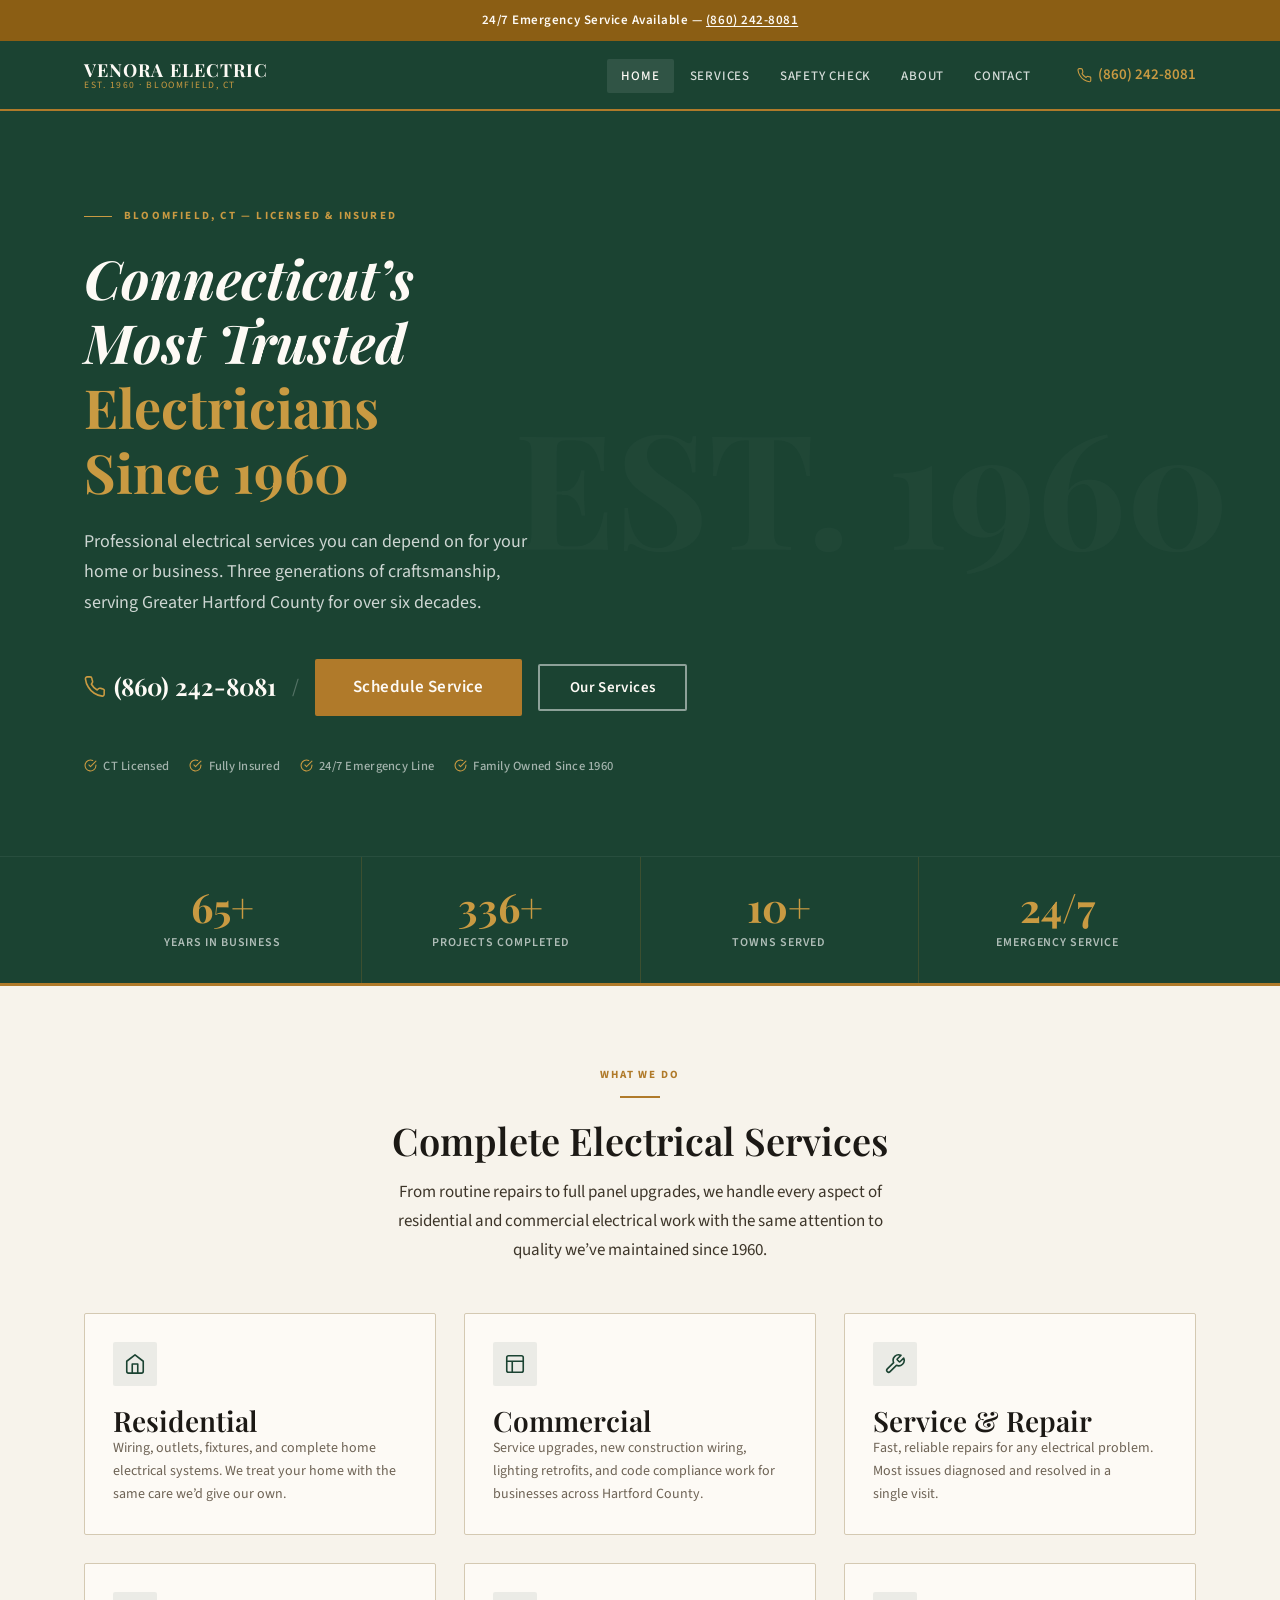
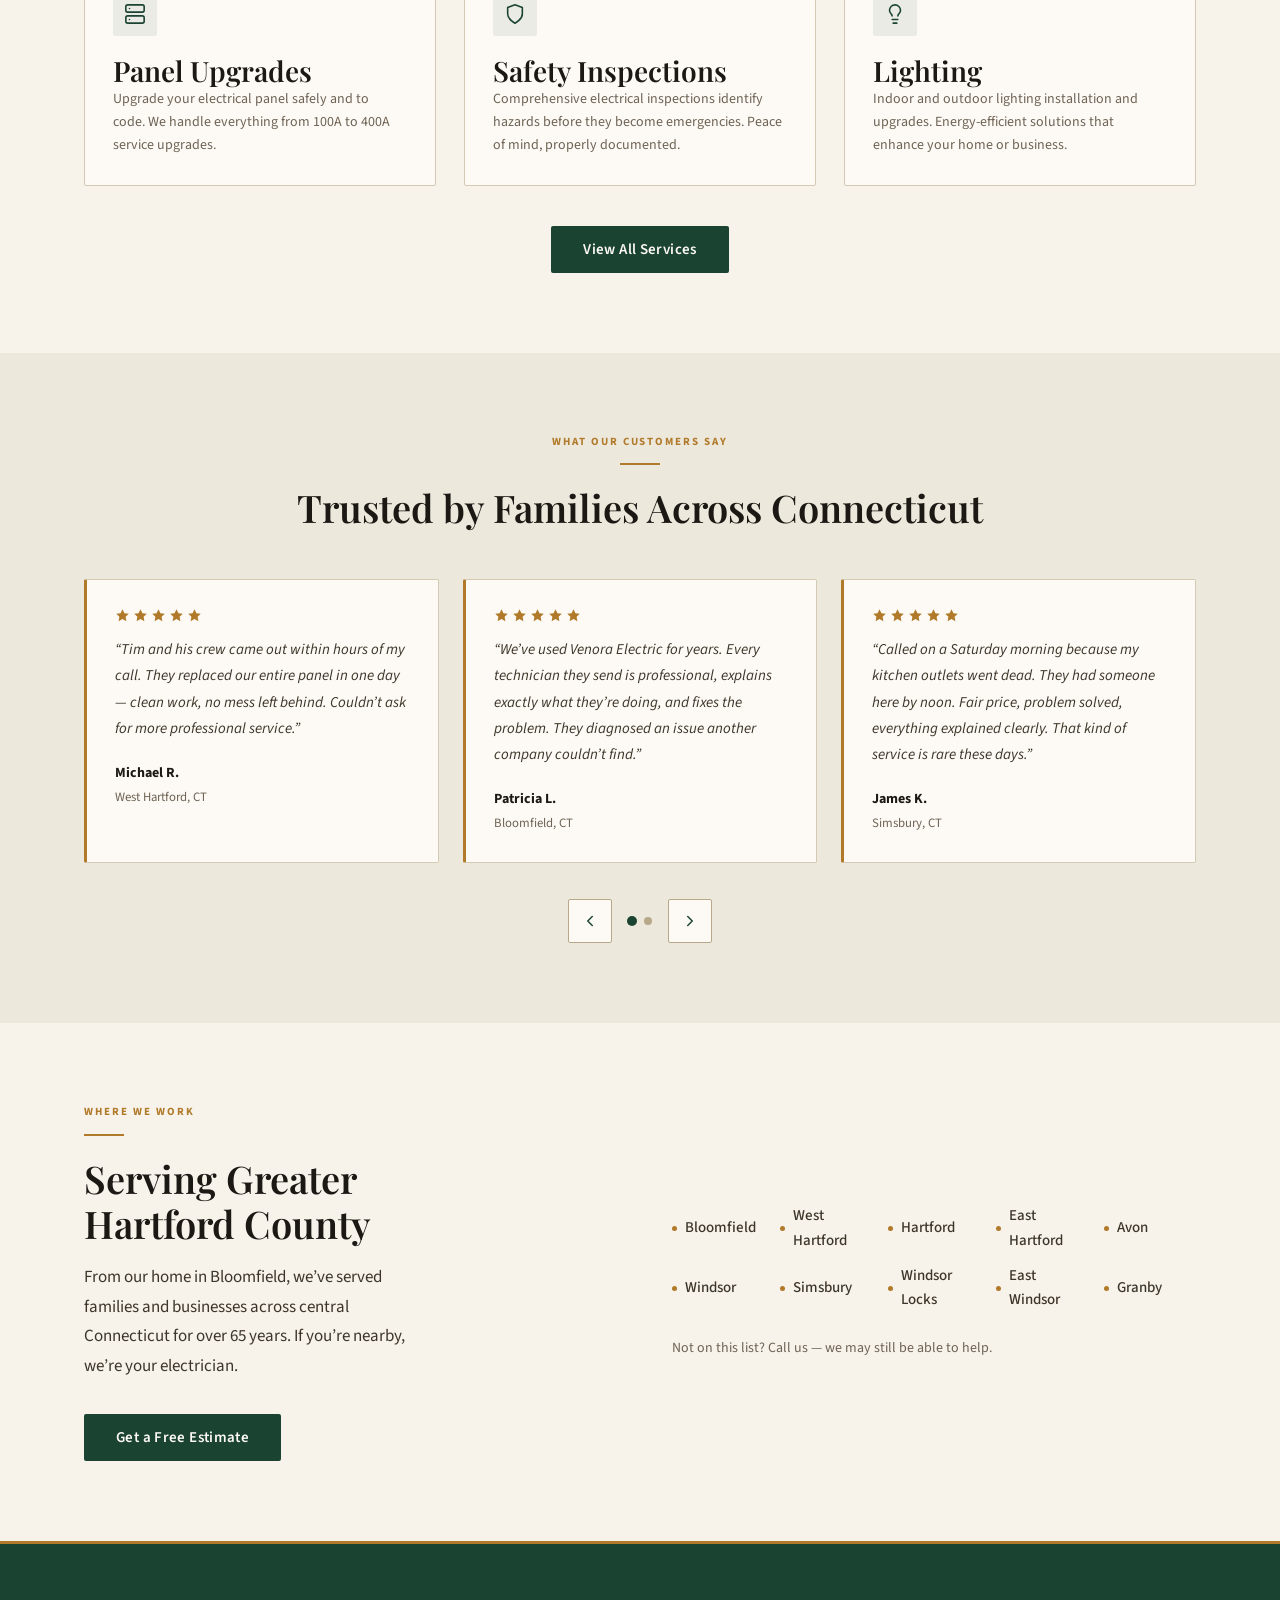
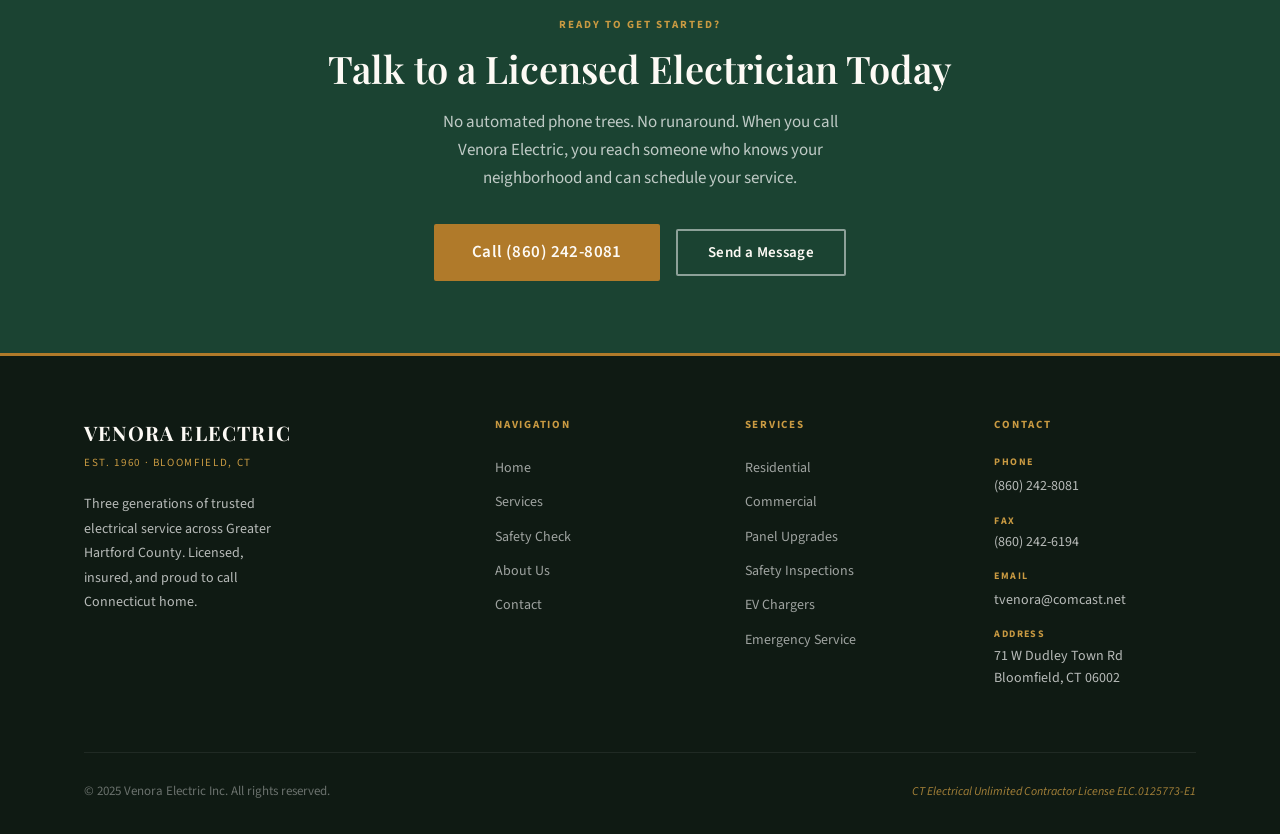
<file: index.html>
<!DOCTYPE html>
<html lang="en">
<head>
  <meta charset="UTF-8">
  <meta name="viewport" content="width=device-width, initial-scale=1.0">
  <meta name="description" content="Venora Electric Inc — Connecticut's trusted electricians since 1960. Residential and commercial electrical services in Bloomfield, West Hartford, Hartford, Simsbury, Windsor and throughout Greater Hartford County. Call (860) 242-8081.">
  <meta name="theme-color" content="#1B4332">
  <title>Venora Electric Inc — Connecticut's Trusted Electricians Since 1960</title>
  <link rel="preconnect" href="https://fonts.googleapis.com">
  <link rel="preconnect" href="https://fonts.gstatic.com" crossorigin>
  <link href="https://fonts.googleapis.com/css2?family=Playfair+Display:ital,wght@0,400;0,600;0,700;1,400;1,600&family=Source+Sans+3:wght@300;400;500;600;700&display=swap" rel="stylesheet">
  <link rel="stylesheet" href="css/style.css">
</head>
<body>
  <a href="#main-content" class="skip-link">Skip to main content</a>

  <div class="emergency-banner" role="note">
    24/7 Emergency Service Available &mdash; <a href="tel:8602428081">(860) 242-8081</a>
  </div>

  <header>
    <nav class="nav" aria-label="Main navigation">
      <div class="container">
        <div class="nav__inner">
          <a href="index.html" class="nav__logo" aria-label="Venora Electric Inc — go to homepage">
            <span class="nav__logo-name">Venora Electric</span>
            <span class="nav__logo-tagline">Est. 1960 &middot; Bloomfield, CT</span>
          </a>
          <ul class="nav__links" role="list">
            <li><a href="index.html">Home</a></li>
            <li><a href="services.html">Services</a></li>
            <li><a href="checklist.html">Safety Check</a></li>
            <li><a href="about.html">About</a></li>
            <li><a href="contact.html">Contact</a></li>
          </ul>
          <a href="tel:8602428081" class="nav__phone" aria-label="Call us at (860) 242-8081">
            <svg viewBox="0 0 24 24" fill="none" stroke="currentColor" stroke-width="1.75" stroke-linecap="round" stroke-linejoin="round" aria-hidden="true"><path d="M22 16.92v3a2 2 0 0 1-2.18 2 19.79 19.79 0 0 1-8.63-3.07A19.5 19.5 0 0 1 4.69 12a19.79 19.79 0 0 1-3.07-8.67A2 2 0 0 1 3.6 1h3a2 2 0 0 1 2 1.72 12.84 12.84 0 0 0 .7 2.81 2 2 0 0 1-.45 2.11L8.09 9a16 16 0 0 0 6.29 6.29l1.36-1.36a2 2 0 0 1 2.11-.45 12.84 12.84 0 0 0 2.81.7A2 2 0 0 1 22 16.92z"/></svg>
            (860) 242-8081
          </a>
          <button class="nav__hamburger" aria-expanded="false" aria-controls="mobile-menu" aria-label="Toggle navigation menu">
            <span aria-hidden="true"></span>
            <span aria-hidden="true"></span>
            <span aria-hidden="true"></span>
          </button>
        </div>
      </div>
      <div id="mobile-menu" class="nav__mobile" aria-hidden="true">
        <a href="index.html">Home</a>
        <a href="services.html">Services</a>
        <a href="checklist.html">Safety Check</a>
        <a href="about.html">About</a>
        <a href="contact.html">Contact</a>
        <a href="tel:8602428081" class="nav__mobile-phone">
          <span aria-hidden="true">&phone;</span> (860) 242-8081
        </a>
      </div>
    </nav>
  </header>

  <main id="main-content">

    <!-- ====== HERO ====== -->
    <section class="hero" aria-labelledby="hero-heading">
      <span class="hero__watermark" aria-hidden="true">EST. 1960</span>
      <div class="container">
        <div class="hero__inner">
          <p class="hero__eyebrow">
            <span class="hero__eyebrow-line" aria-hidden="true"></span>
            Bloomfield, CT &mdash; Licensed &amp; Insured
          </p>
          <h1 id="hero-heading">
            Connecticut&rsquo;s Most Trusted
            <em>Electricians Since 1960</em>
          </h1>
          <p class="hero__desc">
            Professional electrical services you can depend on for your home or business.
            Three generations of craftsmanship, serving Greater Hartford County for over six decades.
          </p>
          <div class="hero__cta-row">
            <a href="tel:8602428081" class="hero__phone-link" aria-label="Call Venora Electric at (860) 242-8081">
              <svg viewBox="0 0 24 24" fill="none" stroke="currentColor" stroke-width="1.75" stroke-linecap="round" stroke-linejoin="round" aria-hidden="true"><path d="M22 16.92v3a2 2 0 0 1-2.18 2 19.79 19.79 0 0 1-8.63-3.07A19.5 19.5 0 0 1 4.69 12a19.79 19.79 0 0 1-3.07-8.67A2 2 0 0 1 3.6 1h3a2 2 0 0 1 2 1.72 12.84 12.84 0 0 0 .7 2.81 2 2 0 0 1-.45 2.11L8.09 9a16 16 0 0 0 6.29 6.29l1.36-1.36a2 2 0 0 1 2.11-.45 12.84 12.84 0 0 0 2.81.7A2 2 0 0 1 22 16.92z"/></svg>
              (860) 242-8081
            </a>
            <span class="hero__divider" aria-hidden="true">/</span>
            <a href="contact.html" class="btn btn--brass btn--lg">Schedule Service</a>
            <a href="services.html" class="btn btn--outline-light">Our Services</a>
          </div>
          <ul class="hero__badges" aria-label="Company credentials">
            <li class="hero__badge">
              <svg viewBox="0 0 24 24" fill="none" stroke="currentColor" stroke-width="2" stroke-linecap="round" stroke-linejoin="round" aria-hidden="true"><path d="M22 11.08V12a10 10 0 1 1-5.93-9.14"/><polyline points="22 4 12 14.01 9 11.01"/></svg>
              CT Licensed
            </li>
            <li class="hero__badge">
              <svg viewBox="0 0 24 24" fill="none" stroke="currentColor" stroke-width="2" stroke-linecap="round" stroke-linejoin="round" aria-hidden="true"><path d="M22 11.08V12a10 10 0 1 1-5.93-9.14"/><polyline points="22 4 12 14.01 9 11.01"/></svg>
              Fully Insured
            </li>
            <li class="hero__badge">
              <svg viewBox="0 0 24 24" fill="none" stroke="currentColor" stroke-width="2" stroke-linecap="round" stroke-linejoin="round" aria-hidden="true"><path d="M22 11.08V12a10 10 0 1 1-5.93-9.14"/><polyline points="22 4 12 14.01 9 11.01"/></svg>
              24/7 Emergency Line
            </li>
            <li class="hero__badge">
              <svg viewBox="0 0 24 24" fill="none" stroke="currentColor" stroke-width="2" stroke-linecap="round" stroke-linejoin="round" aria-hidden="true"><path d="M22 11.08V12a10 10 0 1 1-5.93-9.14"/><polyline points="22 4 12 14.01 9 11.01"/></svg>
              Family Owned Since 1960
            </li>
          </ul>
        </div>
      </div>
    </section>

    <!-- ====== STAT STRIP ====== -->
    <section class="stat-strip" aria-label="Company at a glance">
      <div class="container">
        <div class="stat-strip__inner">
          <div class="stat-item">
            <div class="stat-item__number">65+</div>
            <div class="stat-item__label">Years in Business</div>
          </div>
          <div class="stat-item">
            <div class="stat-item__number">336+</div>
            <div class="stat-item__label">Projects Completed</div>
          </div>
          <div class="stat-item">
            <div class="stat-item__number">10+</div>
            <div class="stat-item__label">Towns Served</div>
          </div>
          <div class="stat-item">
            <div class="stat-item__number">24/7</div>
            <div class="stat-item__label">Emergency Service</div>
          </div>
        </div>
      </div>
    </section>

    <!-- ====== SERVICES HIGHLIGHT ====== -->
    <section class="section section--cream" aria-labelledby="services-heading">
      <div class="container">
        <header class="section-header section-header--center">
          <span class="section-label">What We Do</span>
          <span class="brass-rule brass-rule--center" aria-hidden="true"></span>
          <h2 id="services-heading">Complete Electrical Services</h2>
          <p>From routine repairs to full panel upgrades, we handle every aspect of residential and commercial electrical work with the same attention to quality we&rsquo;ve maintained since 1960.</p>
        </header>

        <div class="grid-3">
          <article class="service-grid-card">
            <div class="service-grid-card__icon" aria-hidden="true">
              <svg viewBox="0 0 24 24" fill="none" stroke="currentColor" stroke-width="1.75" stroke-linecap="round" stroke-linejoin="round"><path d="M3 9l9-7 9 7v11a2 2 0 0 1-2 2H5a2 2 0 0 1-2-2z"/><polyline points="9 22 9 12 15 12 15 22"/></svg>
            </div>
            <h3>Residential</h3>
            <p>Wiring, outlets, fixtures, and complete home electrical systems. We treat your home with the same care we&rsquo;d give our own.</p>
          </article>
          <article class="service-grid-card">
            <div class="service-grid-card__icon" aria-hidden="true">
              <svg viewBox="0 0 24 24" fill="none" stroke="currentColor" stroke-width="1.75" stroke-linecap="round" stroke-linejoin="round"><rect x="3" y="3" width="18" height="18" rx="2"/><path d="M3 9h18M9 21V9"/></svg>
            </div>
            <h3>Commercial</h3>
            <p>Service upgrades, new construction wiring, lighting retrofits, and code compliance work for businesses across Hartford County.</p>
          </article>
          <article class="service-grid-card">
            <div class="service-grid-card__icon" aria-hidden="true">
              <svg viewBox="0 0 24 24" fill="none" stroke="currentColor" stroke-width="1.75" stroke-linecap="round" stroke-linejoin="round"><path d="M14.7 6.3a1 1 0 0 0 0 1.4l1.6 1.6a1 1 0 0 0 1.4 0l3.77-3.77a6 6 0 0 1-7.94 7.94l-6.91 6.91a2.12 2.12 0 0 1-3-3l6.91-6.91a6 6 0 0 1 7.94-7.94l-3.76 3.76z"/></svg>
            </div>
            <h3>Service &amp; Repair</h3>
            <p>Fast, reliable repairs for any electrical problem. Most issues diagnosed and resolved in a single visit.</p>
          </article>
          <article class="service-grid-card">
            <div class="service-grid-card__icon" aria-hidden="true">
              <svg viewBox="0 0 24 24" fill="none" stroke="currentColor" stroke-width="1.75" stroke-linecap="round" stroke-linejoin="round"><rect x="2" y="2" width="20" height="8" rx="2" ry="2"/><rect x="2" y="14" width="20" height="8" rx="2" ry="2"/><line x1="6" y1="6" x2="6.01" y2="6"/><line x1="6" y1="18" x2="6.01" y2="18"/></svg>
            </div>
            <h3>Panel Upgrades</h3>
            <p>Upgrade your electrical panel safely and to code. We handle everything from 100A to 400A service upgrades.</p>
          </article>
          <article class="service-grid-card">
            <div class="service-grid-card__icon" aria-hidden="true">
              <svg viewBox="0 0 24 24" fill="none" stroke="currentColor" stroke-width="1.75" stroke-linecap="round" stroke-linejoin="round"><path d="M12 22s8-4 8-10V5l-8-3-8 3v7c0 6 8 10 8 10z"/></svg>
            </div>
            <h3>Safety Inspections</h3>
            <p>Comprehensive electrical inspections identify hazards before they become emergencies. Peace of mind, properly documented.</p>
          </article>
          <article class="service-grid-card">
            <div class="service-grid-card__icon" aria-hidden="true">
              <svg viewBox="0 0 24 24" fill="none" stroke="currentColor" stroke-width="1.75" stroke-linecap="round" stroke-linejoin="round"><line x1="9" y1="18" x2="15" y2="18"/><line x1="10" y1="22" x2="14" y2="22"/><path d="M15.09 14c.18-.98.65-1.74 1.41-2.5A4.65 4.65 0 0 0 18 8 6 6 0 0 0 6 8c0 1 .23 2.23 1.5 3.5A4.61 4.61 0 0 1 8.91 14"/></svg>
            </div>
            <h3>Lighting</h3>
            <p>Indoor and outdoor lighting installation and upgrades. Energy-efficient solutions that enhance your home or business.</p>
          </article>
        </div>

        <div style="text-align:center; margin-top:2.5rem;">
          <a href="services.html" class="btn btn--primary">View All Services</a>
        </div>
      </div>
    </section>

    <!-- ====== TESTIMONIALS ====== -->
    <section class="section section--cream-dark" aria-labelledby="testimonials-heading">
      <div class="container">
        <header class="section-header section-header--center">
          <span class="section-label">What Our Customers Say</span>
          <span class="brass-rule brass-rule--center" aria-hidden="true"></span>
          <h2 id="testimonials-heading">Trusted by Families Across Connecticut</h2>
        </header>

        <div class="carousel" role="region" aria-label="Customer testimonials" aria-roledescription="carousel">
          <div class="carousel__track" aria-live="polite">

            <article class="testimonial">
              <div class="testimonial__stars" aria-label="5 out of 5 stars">
                <svg viewBox="0 0 24 24" aria-hidden="true"><polygon points="12 2 15.09 8.26 22 9.27 17 14.14 18.18 21.02 12 17.77 5.82 21.02 7 14.14 2 9.27 8.91 8.26 12 2"/></svg>
                <svg viewBox="0 0 24 24" aria-hidden="true"><polygon points="12 2 15.09 8.26 22 9.27 17 14.14 18.18 21.02 12 17.77 5.82 21.02 7 14.14 2 9.27 8.91 8.26 12 2"/></svg>
                <svg viewBox="0 0 24 24" aria-hidden="true"><polygon points="12 2 15.09 8.26 22 9.27 17 14.14 18.18 21.02 12 17.77 5.82 21.02 7 14.14 2 9.27 8.91 8.26 12 2"/></svg>
                <svg viewBox="0 0 24 24" aria-hidden="true"><polygon points="12 2 15.09 8.26 22 9.27 17 14.14 18.18 21.02 12 17.77 5.82 21.02 7 14.14 2 9.27 8.91 8.26 12 2"/></svg>
                <svg viewBox="0 0 24 24" aria-hidden="true"><polygon points="12 2 15.09 8.26 22 9.27 17 14.14 18.18 21.02 12 17.77 5.82 21.02 7 14.14 2 9.27 8.91 8.26 12 2"/></svg>
              </div>
              <p class="testimonial__text">Tim and his crew came out within hours of my call. They replaced our entire panel in one day — clean work, no mess left behind. Couldn&rsquo;t ask for more professional service.</p>
              <p class="testimonial__author">Michael R.</p>
              <p class="testimonial__meta">West Hartford, CT</p>
            </article>

            <article class="testimonial">
              <div class="testimonial__stars" aria-label="5 out of 5 stars">
                <svg viewBox="0 0 24 24" aria-hidden="true"><polygon points="12 2 15.09 8.26 22 9.27 17 14.14 18.18 21.02 12 17.77 5.82 21.02 7 14.14 2 9.27 8.91 8.26 12 2"/></svg>
                <svg viewBox="0 0 24 24" aria-hidden="true"><polygon points="12 2 15.09 8.26 22 9.27 17 14.14 18.18 21.02 12 17.77 5.82 21.02 7 14.14 2 9.27 8.91 8.26 12 2"/></svg>
                <svg viewBox="0 0 24 24" aria-hidden="true"><polygon points="12 2 15.09 8.26 22 9.27 17 14.14 18.18 21.02 12 17.77 5.82 21.02 7 14.14 2 9.27 8.91 8.26 12 2"/></svg>
                <svg viewBox="0 0 24 24" aria-hidden="true"><polygon points="12 2 15.09 8.26 22 9.27 17 14.14 18.18 21.02 12 17.77 5.82 21.02 7 14.14 2 9.27 8.91 8.26 12 2"/></svg>
                <svg viewBox="0 0 24 24" aria-hidden="true"><polygon points="12 2 15.09 8.26 22 9.27 17 14.14 18.18 21.02 12 17.77 5.82 21.02 7 14.14 2 9.27 8.91 8.26 12 2"/></svg>
              </div>
              <p class="testimonial__text">We&rsquo;ve used Venora Electric for years. Every technician they send is professional, explains exactly what they&rsquo;re doing, and fixes the problem. They diagnosed an issue another company couldn&rsquo;t find.</p>
              <p class="testimonial__author">Patricia L.</p>
              <p class="testimonial__meta">Bloomfield, CT</p>
            </article>

            <article class="testimonial">
              <div class="testimonial__stars" aria-label="5 out of 5 stars">
                <svg viewBox="0 0 24 24" aria-hidden="true"><polygon points="12 2 15.09 8.26 22 9.27 17 14.14 18.18 21.02 12 17.77 5.82 21.02 7 14.14 2 9.27 8.91 8.26 12 2"/></svg>
                <svg viewBox="0 0 24 24" aria-hidden="true"><polygon points="12 2 15.09 8.26 22 9.27 17 14.14 18.18 21.02 12 17.77 5.82 21.02 7 14.14 2 9.27 8.91 8.26 12 2"/></svg>
                <svg viewBox="0 0 24 24" aria-hidden="true"><polygon points="12 2 15.09 8.26 22 9.27 17 14.14 18.18 21.02 12 17.77 5.82 21.02 7 14.14 2 9.27 8.91 8.26 12 2"/></svg>
                <svg viewBox="0 0 24 24" aria-hidden="true"><polygon points="12 2 15.09 8.26 22 9.27 17 14.14 18.18 21.02 12 17.77 5.82 21.02 7 14.14 2 9.27 8.91 8.26 12 2"/></svg>
                <svg viewBox="0 0 24 24" aria-hidden="true"><polygon points="12 2 15.09 8.26 22 9.27 17 14.14 18.18 21.02 12 17.77 5.82 21.02 7 14.14 2 9.27 8.91 8.26 12 2"/></svg>
              </div>
              <p class="testimonial__text">Called on a Saturday morning because my kitchen outlets went dead. They had someone here by noon. Fair price, problem solved, everything explained clearly. That kind of service is rare these days.</p>
              <p class="testimonial__author">James K.</p>
              <p class="testimonial__meta">Simsbury, CT</p>
            </article>

            <article class="testimonial">
              <div class="testimonial__stars" aria-label="5 out of 5 stars">
                <svg viewBox="0 0 24 24" aria-hidden="true"><polygon points="12 2 15.09 8.26 22 9.27 17 14.14 18.18 21.02 12 17.77 5.82 21.02 7 14.14 2 9.27 8.91 8.26 12 2"/></svg>
                <svg viewBox="0 0 24 24" aria-hidden="true"><polygon points="12 2 15.09 8.26 22 9.27 17 14.14 18.18 21.02 12 17.77 5.82 21.02 7 14.14 2 9.27 8.91 8.26 12 2"/></svg>
                <svg viewBox="0 0 24 24" aria-hidden="true"><polygon points="12 2 15.09 8.26 22 9.27 17 14.14 18.18 21.02 12 17.77 5.82 21.02 7 14.14 2 9.27 8.91 8.26 12 2"/></svg>
                <svg viewBox="0 0 24 24" aria-hidden="true"><polygon points="12 2 15.09 8.26 22 9.27 17 14.14 18.18 21.02 12 17.77 5.82 21.02 7 14.14 2 9.27 8.91 8.26 12 2"/></svg>
                <svg viewBox="0 0 24 24" aria-hidden="true"><polygon points="12 2 15.09 8.26 22 9.27 17 14.14 18.18 21.02 12 17.77 5.82 21.02 7 14.14 2 9.27 8.91 8.26 12 2"/></svg>
              </div>
              <p class="testimonial__text">Our family has used Venora Electric for thirty years. They upgraded our panel and rewired the kitchen during our renovation. Honest, fair, and they stand behind their work without question.</p>
              <p class="testimonial__author">Susan &amp; David M.</p>
              <p class="testimonial__meta">Windsor, CT</p>
            </article>

          </div>
          <div class="carousel__controls">
            <button class="carousel__btn carousel__btn--prev" aria-label="Previous testimonials">
              <svg viewBox="0 0 24 24" fill="none" stroke="currentColor" stroke-width="2" stroke-linecap="round" stroke-linejoin="round" aria-hidden="true"><polyline points="15 18 9 12 15 6"/></svg>
            </button>
            <div class="carousel__dots" role="tablist" aria-label="Testimonial groups"></div>
            <button class="carousel__btn carousel__btn--next" aria-label="Next testimonials">
              <svg viewBox="0 0 24 24" fill="none" stroke="currentColor" stroke-width="2" stroke-linecap="round" stroke-linejoin="round" aria-hidden="true"><polyline points="9 18 15 12 9 6"/></svg>
            </button>
          </div>
        </div>
      </div>
    </section>

    <!-- ====== SERVICE AREA ====== -->
    <section class="section section--cream" aria-labelledby="service-area-heading">
      <div class="container">
        <div style="display:grid; grid-template-columns: 1fr 1fr; gap:4rem; align-items:center;">
          <div>
            <span class="section-label">Where We Work</span>
            <span class="brass-rule" aria-hidden="true"></span>
            <h2 id="service-area-heading">Serving Greater Hartford County</h2>
            <p style="margin-top:1rem; font-size:1.0625rem; color:var(--text-mid); line-height:1.75; max-width:44ch;">
              From our home in Bloomfield, we&rsquo;ve served families and businesses across central Connecticut for over 65 years. If you&rsquo;re nearby, we&rsquo;re your electrician.
            </p>
            <div style="margin-top:2rem;">
              <a href="contact.html" class="btn btn--primary">Get a Free Estimate</a>
            </div>
          </div>
          <div>
            <ul class="towns-grid" aria-label="Service area towns">
              <li class="town-item">Bloomfield</li>
              <li class="town-item">West Hartford</li>
              <li class="town-item">Hartford</li>
              <li class="town-item">East Hartford</li>
              <li class="town-item">Avon</li>
              <li class="town-item">Windsor</li>
              <li class="town-item">Simsbury</li>
              <li class="town-item">Windsor Locks</li>
              <li class="town-item">East Windsor</li>
              <li class="town-item">Granby</li>
            </ul>
            <p style="margin-top:1.5rem; font-size:0.875rem; color:var(--text-muted);">Not on this list? Call us &mdash; we may still be able to help.</p>
          </div>
        </div>
      </div>
    </section>

    <!-- ====== CTA ====== -->
    <section class="cta-section" aria-labelledby="cta-heading">
      <div class="container">
        <div class="cta-section__inner">
          <span class="section-label" style="color:var(--brass-light);">Ready to Get Started?</span>
          <h2 id="cta-heading" style="color:var(--white);">Talk to a Licensed Electrician Today</h2>
          <p>No automated phone trees. No runaround. When you call Venora Electric, you reach someone who knows your neighborhood and can schedule your service.</p>
          <div class="cta-section__btns">
            <a href="tel:8602428081" class="btn btn--brass btn--lg">Call (860) 242-8081</a>
            <a href="contact.html" class="btn btn--outline-light">Send a Message</a>
          </div>
        </div>
      </div>
    </section>

  </main>

  <footer class="footer" aria-label="Site footer">
    <div class="container">
      <div class="footer__grid">
        <div>
          <div class="footer__brand-name">Venora Electric</div>
          <div class="footer__brand-est">Est. 1960 &middot; Bloomfield, CT</div>
          <p class="footer__brand-desc">
            Three generations of trusted electrical service across Greater Hartford County. Licensed, insured, and proud to call Connecticut home.
          </p>
        </div>
        <div>
          <div class="footer__heading">Navigation</div>
          <ul class="footer__links" role="list">
            <li><a href="index.html">Home</a></li>
            <li><a href="services.html">Services</a></li>
            <li><a href="checklist.html">Safety Check</a></li>
            <li><a href="about.html">About Us</a></li>
            <li><a href="contact.html">Contact</a></li>
          </ul>
        </div>
        <div>
          <div class="footer__heading">Services</div>
          <ul class="footer__links" role="list">
            <li><a href="services.html">Residential</a></li>
            <li><a href="services.html">Commercial</a></li>
            <li><a href="services.html">Panel Upgrades</a></li>
            <li><a href="services.html">Safety Inspections</a></li>
            <li><a href="services.html">EV Chargers</a></li>
            <li><a href="services.html">Emergency Service</a></li>
          </ul>
        </div>
        <div>
          <div class="footer__heading">Contact</div>
          <div class="footer__contact-row">
            <div class="footer__contact-label">Phone</div>
            <a href="tel:8602428081">(860) 242-8081</a>
          </div>
          <div class="footer__contact-row">
            <div class="footer__contact-label">Fax</div>
            <p>(860) 242-6194</p>
          </div>
          <div class="footer__contact-row">
            <div class="footer__contact-label">Email</div>
            <a href="mailto:tvenora@comcast.net">tvenora@comcast.net</a>
          </div>
          <div class="footer__contact-row">
            <div class="footer__contact-label">Address</div>
            <p>71 W Dudley Town Rd<br>Bloomfield, CT 06002</p>
          </div>
        </div>
      </div>
      <div class="footer__bottom">
        <span>&copy; 2025 Venora Electric Inc. All rights reserved.</span>
        <span class="footer__license-badge">CT Electrical Unlimited Contractor License ELC.0125773-E1</span>
      </div>
    </div>
  </footer>

  <script src="js/main.js"></script>
</body>
</html>
</file>
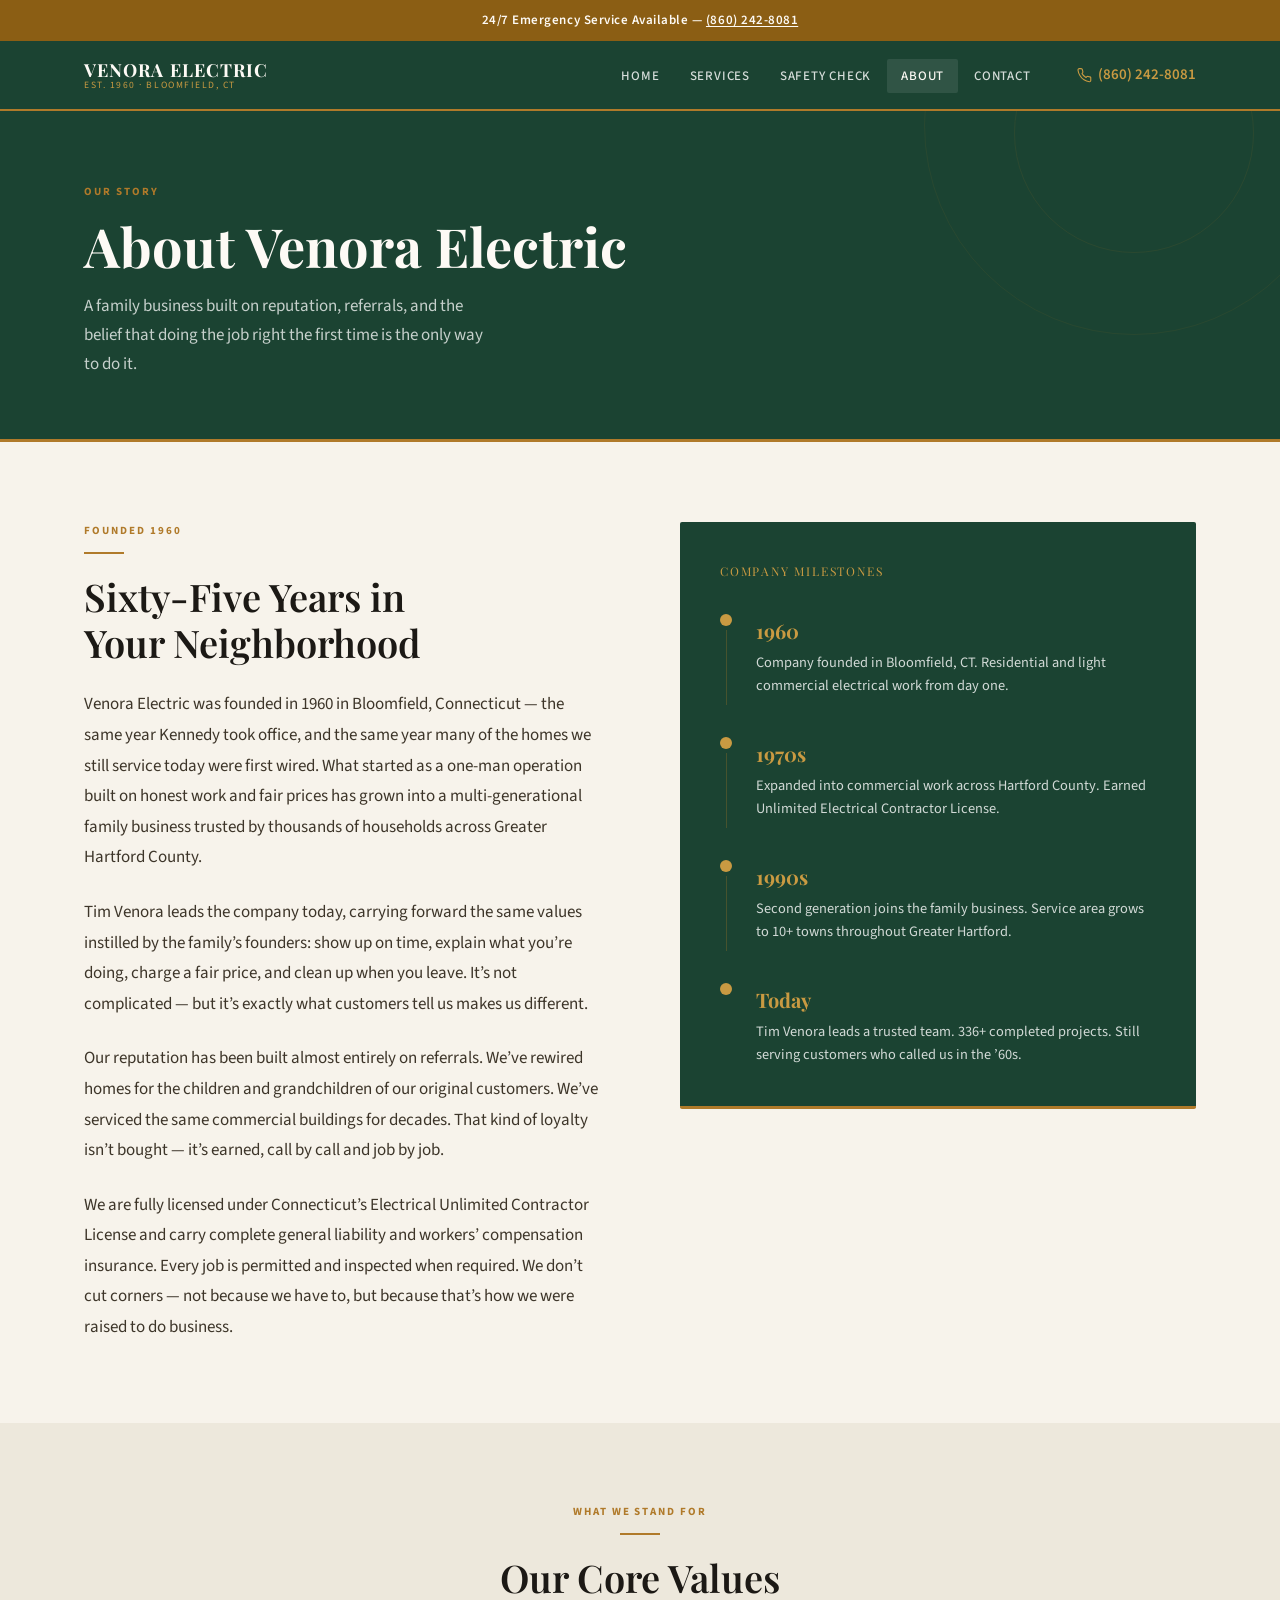
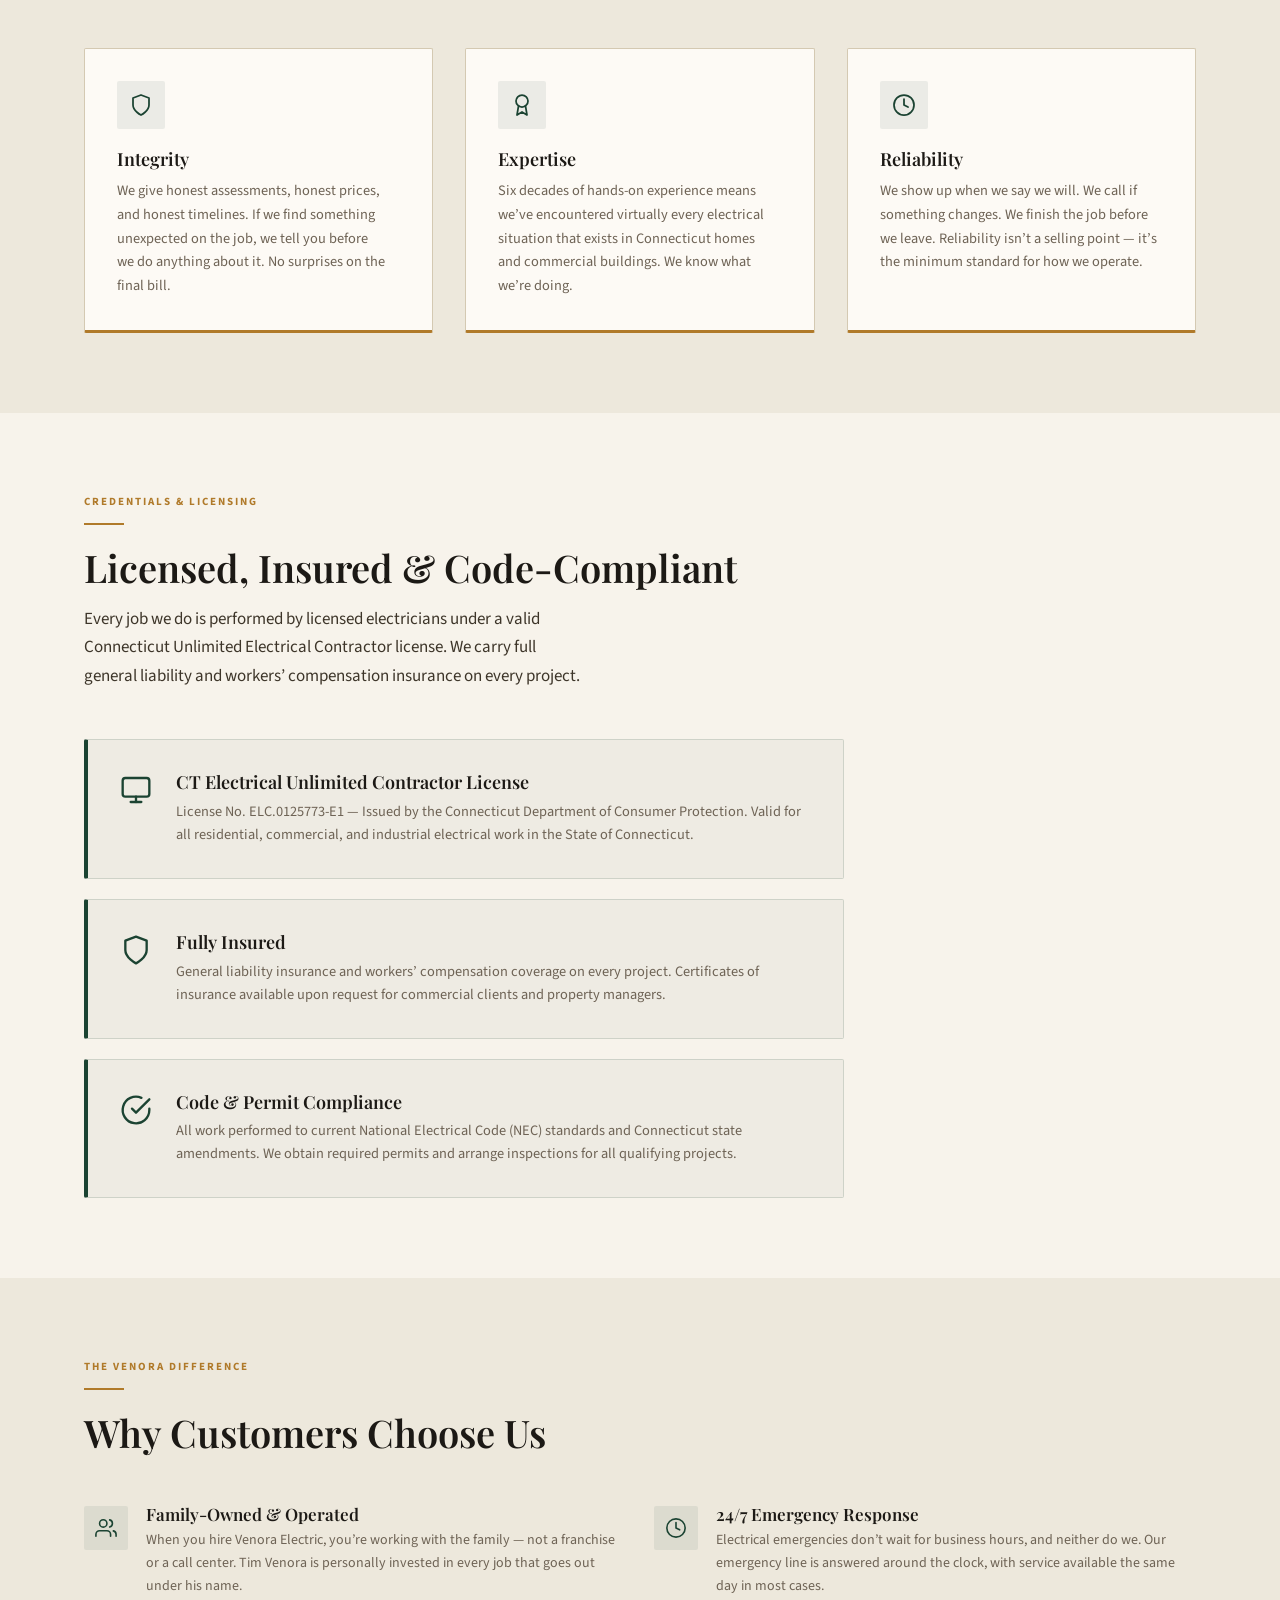
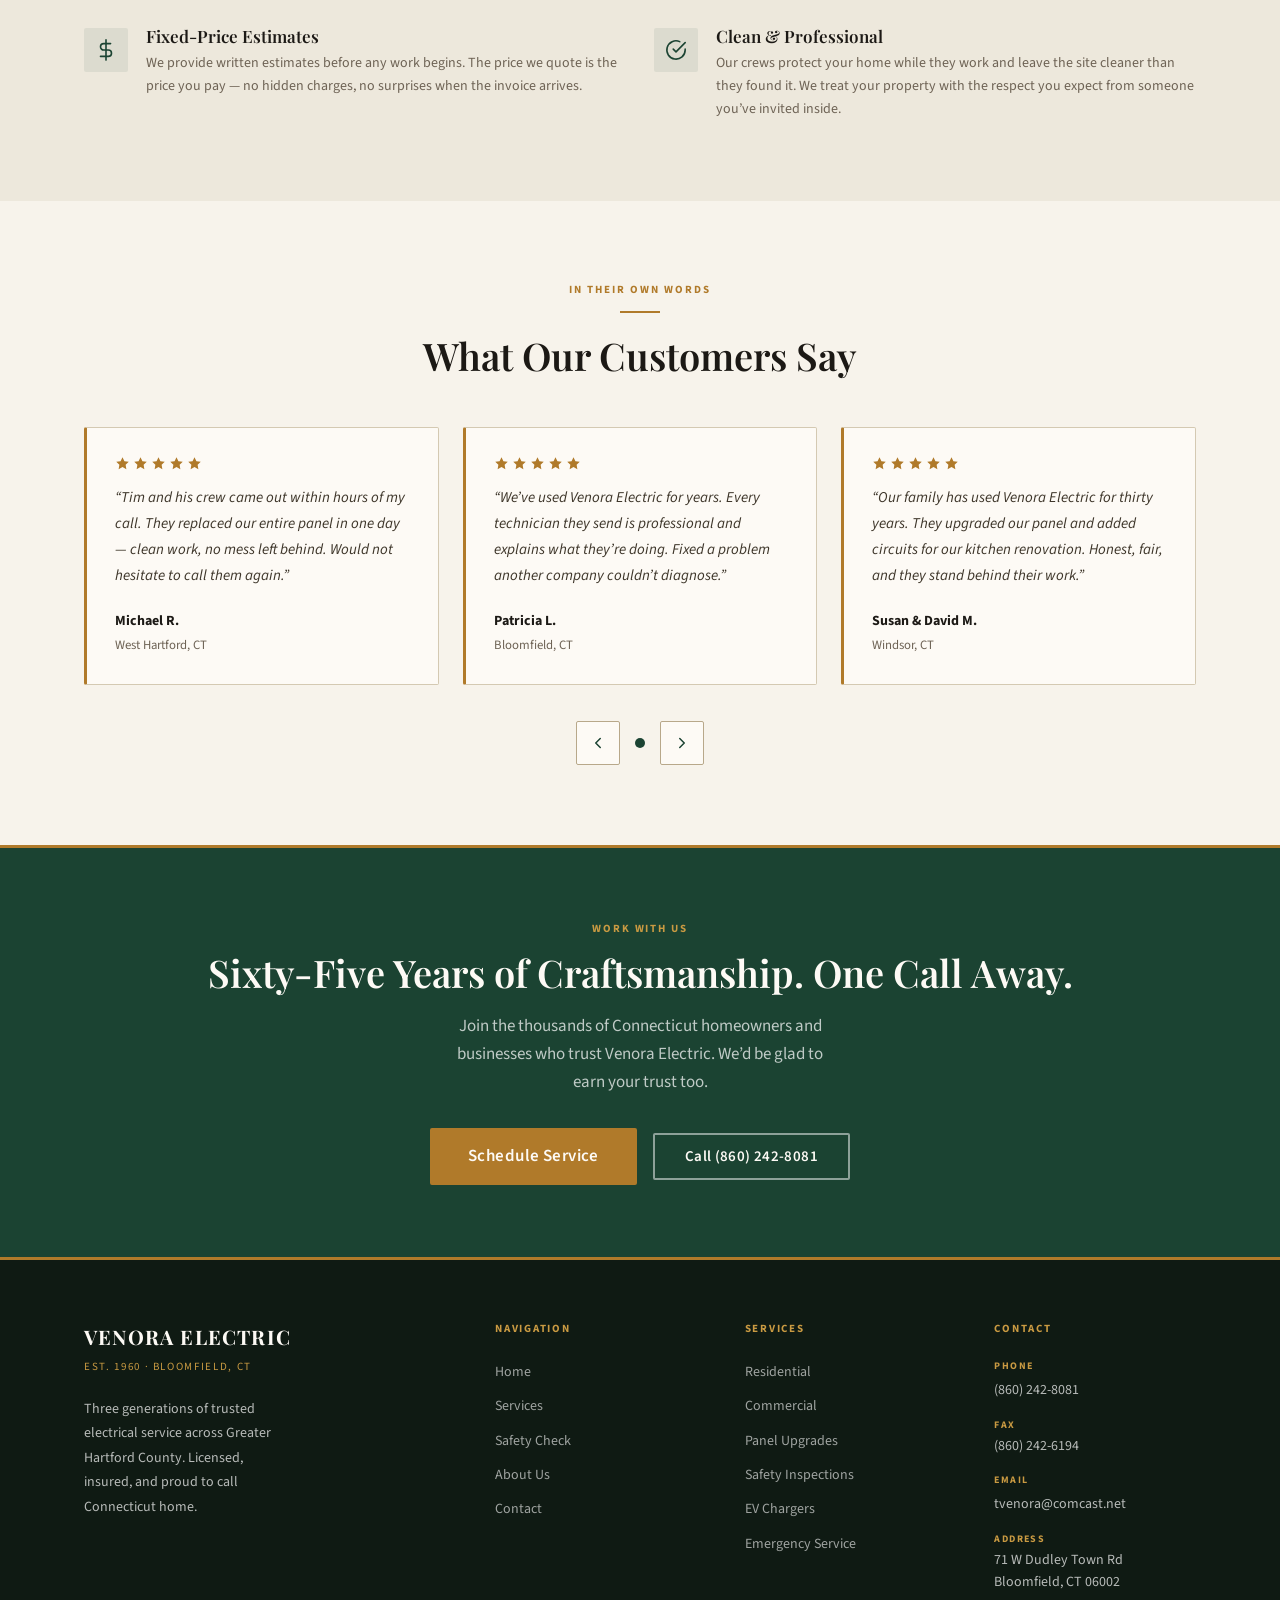
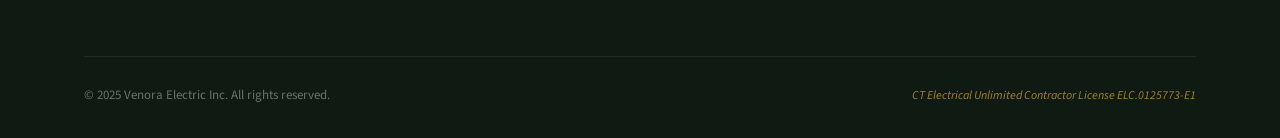
<file: about.html>
<!DOCTYPE html>
<html lang="en">
<head>
  <meta charset="UTF-8">
  <meta name="viewport" content="width=device-width, initial-scale=1.0">
  <meta name="description" content="Learn about Venora Electric Inc — a family-owned electrical contractor in Bloomfield, CT serving Greater Hartford County since 1960. Tim Venora and team. CT Licensed ELC.0125773-E1.">
  <meta name="theme-color" content="#1B4332">
  <title>About Us — Venora Electric Inc</title>
  <link rel="preconnect" href="https://fonts.googleapis.com">
  <link rel="preconnect" href="https://fonts.gstatic.com" crossorigin>
  <link href="https://fonts.googleapis.com/css2?family=Playfair+Display:ital,wght@0,400;0,600;0,700;1,400;1,600&family=Source+Sans+3:wght@300;400;500;600;700&display=swap" rel="stylesheet">
  <link rel="stylesheet" href="css/style.css">
</head>
<body>
  <a href="#main-content" class="skip-link">Skip to main content</a>

  <div class="emergency-banner" role="note">
    24/7 Emergency Service Available &mdash; <a href="tel:8602428081">(860) 242-8081</a>
  </div>

  <header>
    <nav class="nav" aria-label="Main navigation">
      <div class="container">
        <div class="nav__inner">
          <a href="index.html" class="nav__logo" aria-label="Venora Electric Inc — go to homepage">
            <span class="nav__logo-name">Venora Electric</span>
            <span class="nav__logo-tagline">Est. 1960 &middot; Bloomfield, CT</span>
          </a>
          <ul class="nav__links" role="list">
            <li><a href="index.html">Home</a></li>
            <li><a href="services.html">Services</a></li>
            <li><a href="checklist.html">Safety Check</a></li>
            <li><a href="about.html">About</a></li>
            <li><a href="contact.html">Contact</a></li>
          </ul>
          <a href="tel:8602428081" class="nav__phone" aria-label="Call us at (860) 242-8081">
            <svg viewBox="0 0 24 24" fill="none" stroke="currentColor" stroke-width="1.75" stroke-linecap="round" stroke-linejoin="round" aria-hidden="true"><path d="M22 16.92v3a2 2 0 0 1-2.18 2 19.79 19.79 0 0 1-8.63-3.07A19.5 19.5 0 0 1 4.69 12a19.79 19.79 0 0 1-3.07-8.67A2 2 0 0 1 3.6 1h3a2 2 0 0 1 2 1.72 12.84 12.84 0 0 0 .7 2.81 2 2 0 0 1-.45 2.11L8.09 9a16 16 0 0 0 6.29 6.29l1.36-1.36a2 2 0 0 1 2.11-.45 12.84 12.84 0 0 0 2.81.7A2 2 0 0 1 22 16.92z"/></svg>
            (860) 242-8081
          </a>
          <button class="nav__hamburger" aria-expanded="false" aria-controls="mobile-menu" aria-label="Toggle navigation menu">
            <span aria-hidden="true"></span>
            <span aria-hidden="true"></span>
            <span aria-hidden="true"></span>
          </button>
        </div>
      </div>
      <div id="mobile-menu" class="nav__mobile" aria-hidden="true">
        <a href="index.html">Home</a>
        <a href="services.html">Services</a>
        <a href="checklist.html">Safety Check</a>
        <a href="about.html">About</a>
        <a href="contact.html">Contact</a>
        <a href="tel:8602428081" class="nav__mobile-phone">&phone; (860) 242-8081</a>
      </div>
    </nav>
  </header>

  <main id="main-content">

    <!-- ====== PAGE HERO ====== -->
    <section class="page-hero" aria-labelledby="page-heading">
      <div class="container page-hero__inner">
        <span class="section-label">Our Story</span>
        <h1 id="page-heading">About Venora Electric</h1>
        <p>A family business built on reputation, referrals, and the belief that doing the job right the first time is the only way to do it.</p>
      </div>
    </section>

    <!-- ====== BRAND STORY ====== -->
    <section class="section section--cream" aria-labelledby="story-heading">
      <div class="container">
        <div style="display:grid; grid-template-columns:1fr 1fr; gap:5rem; align-items:start;">
          <div>
            <span class="section-label">Founded 1960</span>
            <span class="brass-rule" aria-hidden="true"></span>
            <h2 id="story-heading">Sixty-Five Years in Your Neighborhood</h2>
            <div class="brand-story" style="margin-top:1.5rem;">
              <p>
                Venora Electric was founded in 1960 in Bloomfield, Connecticut &mdash; the same year Kennedy took office, and the same year many of the homes we still service today were first wired. What started as a one-man operation built on honest work and fair prices has grown into a multi-generational family business trusted by thousands of households across Greater Hartford County.
              </p>
              <p>
                Tim Venora leads the company today, carrying forward the same values instilled by the family&rsquo;s founders: show up on time, explain what you&rsquo;re doing, charge a fair price, and clean up when you leave. It&rsquo;s not complicated &mdash; but it&rsquo;s exactly what customers tell us makes us different.
              </p>
              <p>
                Our reputation has been built almost entirely on referrals. We&rsquo;ve rewired homes for the children and grandchildren of our original customers. We&rsquo;ve serviced the same commercial buildings for decades. That kind of loyalty isn&rsquo;t bought &mdash; it&rsquo;s earned, call by call and job by job.
              </p>
              <p>
                We are fully licensed under Connecticut&rsquo;s Electrical Unlimited Contractor License and carry complete general liability and workers&rsquo; compensation insurance. Every job is permitted and inspected when required. We don&rsquo;t cut corners &mdash; not because we have to, but because that&rsquo;s how we were raised to do business.
              </p>
            </div>
          </div>

          <!-- Timeline/milestones sidebar -->
          <div>
            <div style="background:var(--green-deep); color:var(--white); border-radius:2px; padding:2.5rem; border-bottom:3px solid var(--brass);">
              <div style="font-family:var(--font-display); font-size:0.75rem; font-weight:400; letter-spacing:0.15em; text-transform:uppercase; color:var(--brass-light); margin-bottom:2rem;">Company Milestones</div>

              <div style="display:flex; flex-direction:column; gap:0;">

                <div style="display:flex; gap:1.5rem; padding-bottom:2rem; position:relative;">
                  <div style="display:flex; flex-direction:column; align-items:center; flex-shrink:0;">
                    <div style="width:12px; height:12px; border-radius:50%; background:var(--brass-light); flex-shrink:0;"></div>
                    <div style="width:1px; flex:1; background:rgba(176,122,42,0.3); margin-top:4px;"></div>
                  </div>
                  <div style="padding-bottom:0.5rem;">
                    <div style="font-family:var(--font-display); font-size:1.25rem; font-weight:700; color:var(--brass-light); margin-bottom:0.25rem;">1960</div>
                    <div style="font-size:0.9rem; color:rgba(255,255,255,0.8); line-height:1.6;">Company founded in Bloomfield, CT. Residential and light commercial electrical work from day one.</div>
                  </div>
                </div>

                <div style="display:flex; gap:1.5rem; padding-bottom:2rem; position:relative;">
                  <div style="display:flex; flex-direction:column; align-items:center; flex-shrink:0;">
                    <div style="width:12px; height:12px; border-radius:50%; background:var(--brass-light); flex-shrink:0;"></div>
                    <div style="width:1px; flex:1; background:rgba(176,122,42,0.3); margin-top:4px;"></div>
                  </div>
                  <div style="padding-bottom:0.5rem;">
                    <div style="font-family:var(--font-display); font-size:1.25rem; font-weight:700; color:var(--brass-light); margin-bottom:0.25rem;">1970s</div>
                    <div style="font-size:0.9rem; color:rgba(255,255,255,0.8); line-height:1.6;">Expanded into commercial work across Hartford County. Earned Unlimited Electrical Contractor License.</div>
                  </div>
                </div>

                <div style="display:flex; gap:1.5rem; padding-bottom:2rem; position:relative;">
                  <div style="display:flex; flex-direction:column; align-items:center; flex-shrink:0;">
                    <div style="width:12px; height:12px; border-radius:50%; background:var(--brass-light); flex-shrink:0;"></div>
                    <div style="width:1px; flex:1; background:rgba(176,122,42,0.3); margin-top:4px;"></div>
                  </div>
                  <div style="padding-bottom:0.5rem;">
                    <div style="font-family:var(--font-display); font-size:1.25rem; font-weight:700; color:var(--brass-light); margin-bottom:0.25rem;">1990s</div>
                    <div style="font-size:0.9rem; color:rgba(255,255,255,0.8); line-height:1.6;">Second generation joins the family business. Service area grows to 10+ towns throughout Greater Hartford.</div>
                  </div>
                </div>

                <div style="display:flex; gap:1.5rem;">
                  <div style="display:flex; flex-direction:column; align-items:center; flex-shrink:0;">
                    <div style="width:12px; height:12px; border-radius:50%; background:var(--brass-light); flex-shrink:0;"></div>
                  </div>
                  <div>
                    <div style="font-family:var(--font-display); font-size:1.25rem; font-weight:700; color:var(--brass-light); margin-bottom:0.25rem;">Today</div>
                    <div style="font-size:0.9rem; color:rgba(255,255,255,0.8); line-height:1.6;">Tim Venora leads a trusted team. 336+ completed projects. Still serving customers who called us in the &rsquo;60s.</div>
                  </div>
                </div>

              </div>
            </div>
          </div>

        </div>
      </div>
    </section>

    <!-- ====== VALUES ====== -->
    <section class="section section--cream-dark" aria-labelledby="values-heading">
      <div class="container">
        <header class="section-header section-header--center">
          <span class="section-label">What We Stand For</span>
          <span class="brass-rule brass-rule--center" aria-hidden="true"></span>
          <h2 id="values-heading">Our Core Values</h2>
        </header>
        <div class="values-grid">
          <div class="value-card">
            <div class="value-card__icon" aria-hidden="true">
              <svg viewBox="0 0 24 24" fill="none" stroke="currentColor" stroke-width="1.75" stroke-linecap="round" stroke-linejoin="round"><path d="M12 22s8-4 8-10V5l-8-3-8 3v7c0 6 8 10 8 10z"/></svg>
            </div>
            <h4>Integrity</h4>
            <p>We give honest assessments, honest prices, and honest timelines. If we find something unexpected on the job, we tell you before we do anything about it. No surprises on the final bill.</p>
          </div>
          <div class="value-card">
            <div class="value-card__icon" aria-hidden="true">
              <svg viewBox="0 0 24 24" fill="none" stroke="currentColor" stroke-width="1.75" stroke-linecap="round" stroke-linejoin="round"><circle cx="12" cy="8" r="6"/><path d="M15.477 12.89L17 22l-5-3-5 3 1.523-9.11"/></svg>
            </div>
            <h4>Expertise</h4>
            <p>Six decades of hands-on experience means we&rsquo;ve encountered virtually every electrical situation that exists in Connecticut homes and commercial buildings. We know what we&rsquo;re doing.</p>
          </div>
          <div class="value-card">
            <div class="value-card__icon" aria-hidden="true">
              <svg viewBox="0 0 24 24" fill="none" stroke="currentColor" stroke-width="1.75" stroke-linecap="round" stroke-linejoin="round"><circle cx="12" cy="12" r="10"/><polyline points="12 6 12 12 16 14"/></svg>
            </div>
            <h4>Reliability</h4>
            <p>We show up when we say we will. We call if something changes. We finish the job before we leave. Reliability isn&rsquo;t a selling point &mdash; it&rsquo;s the minimum standard for how we operate.</p>
          </div>
        </div>
      </div>
    </section>

    <!-- ====== LICENSING ====== -->
    <section class="section section--cream" aria-labelledby="licensing-heading">
      <div class="container">
        <header class="section-header">
          <span class="section-label">Credentials &amp; Licensing</span>
          <span class="brass-rule" aria-hidden="true"></span>
          <h2 id="licensing-heading">Licensed, Insured &amp; Code-Compliant</h2>
          <p style="margin-top:0.75rem;">Every job we do is performed by licensed electricians under a valid Connecticut Unlimited Electrical Contractor license. We carry full general liability and workers&rsquo; compensation insurance on every project.</p>
        </header>

        <div style="display:flex; flex-direction:column; gap:1.25rem; max-width:760px;">
          <div class="license-box">
            <div class="license-box__icon">
              <svg viewBox="0 0 24 24" fill="none" stroke="currentColor" stroke-width="1.75" stroke-linecap="round" stroke-linejoin="round" aria-hidden="true"><rect x="2" y="3" width="20" height="14" rx="2" ry="2"/><line x1="8" y1="21" x2="16" y2="21"/><line x1="12" y1="17" x2="12" y2="21"/></svg>
            </div>
            <div>
              <h4>CT Electrical Unlimited Contractor License</h4>
              <p>License No. ELC.0125773-E1 &mdash; Issued by the Connecticut Department of Consumer Protection. Valid for all residential, commercial, and industrial electrical work in the State of Connecticut.</p>
            </div>
          </div>

          <div class="license-box">
            <div class="license-box__icon">
              <svg viewBox="0 0 24 24" fill="none" stroke="currentColor" stroke-width="1.75" stroke-linecap="round" stroke-linejoin="round" aria-hidden="true"><path d="M12 22s8-4 8-10V5l-8-3-8 3v7c0 6 8 10 8 10z"/></svg>
            </div>
            <div>
              <h4>Fully Insured</h4>
              <p>General liability insurance and workers&rsquo; compensation coverage on every project. Certificates of insurance available upon request for commercial clients and property managers.</p>
            </div>
          </div>

          <div class="license-box">
            <div class="license-box__icon">
              <svg viewBox="0 0 24 24" fill="none" stroke="currentColor" stroke-width="1.75" stroke-linecap="round" stroke-linejoin="round" aria-hidden="true"><path d="M22 11.08V12a10 10 0 1 1-5.93-9.14"/><polyline points="22 4 12 14.01 9 11.01"/></svg>
            </div>
            <div>
              <h4>Code &amp; Permit Compliance</h4>
              <p>All work performed to current National Electrical Code (NEC) standards and Connecticut state amendments. We obtain required permits and arrange inspections for all qualifying projects.</p>
            </div>
          </div>
        </div>
      </div>
    </section>

    <!-- ====== WHY VENORA ====== -->
    <section class="section section--cream-dark" aria-labelledby="why-heading">
      <div class="container">
        <header class="section-header">
          <span class="section-label">The Venora Difference</span>
          <span class="brass-rule" aria-hidden="true"></span>
          <h2 id="why-heading">Why Customers Choose Us</h2>
        </header>
        <div class="why-grid">
          <div class="why-item">
            <div class="why-item__icon" aria-hidden="true">
              <svg viewBox="0 0 24 24" fill="none" stroke="currentColor" stroke-width="1.75" stroke-linecap="round" stroke-linejoin="round"><path d="M17 21v-2a4 4 0 0 0-4-4H5a4 4 0 0 0-4 4v2"/><circle cx="9" cy="7" r="4"/><path d="M23 21v-2a4 4 0 0 0-3-3.87"/><path d="M16 3.13a4 4 0 0 1 0 7.75"/></svg>
            </div>
            <div>
              <h4>Family-Owned &amp; Operated</h4>
              <p>When you hire Venora Electric, you&rsquo;re working with the family &mdash; not a franchise or a call center. Tim Venora is personally invested in every job that goes out under his name.</p>
            </div>
          </div>
          <div class="why-item">
            <div class="why-item__icon" aria-hidden="true">
              <svg viewBox="0 0 24 24" fill="none" stroke="currentColor" stroke-width="1.75" stroke-linecap="round" stroke-linejoin="round"><circle cx="12" cy="12" r="10"/><polyline points="12 6 12 12 16 14"/></svg>
            </div>
            <div>
              <h4>24/7 Emergency Response</h4>
              <p>Electrical emergencies don&rsquo;t wait for business hours, and neither do we. Our emergency line is answered around the clock, with service available the same day in most cases.</p>
            </div>
          </div>
          <div class="why-item">
            <div class="why-item__icon" aria-hidden="true">
              <svg viewBox="0 0 24 24" fill="none" stroke="currentColor" stroke-width="1.75" stroke-linecap="round" stroke-linejoin="round"><line x1="12" y1="1" x2="12" y2="23"/><path d="M17 5H9.5a3.5 3.5 0 0 0 0 7h5a3.5 3.5 0 0 1 0 7H6"/></svg>
            </div>
            <div>
              <h4>Fixed-Price Estimates</h4>
              <p>We provide written estimates before any work begins. The price we quote is the price you pay &mdash; no hidden charges, no surprises when the invoice arrives.</p>
            </div>
          </div>
          <div class="why-item">
            <div class="why-item__icon" aria-hidden="true">
              <svg viewBox="0 0 24 24" fill="none" stroke="currentColor" stroke-width="1.75" stroke-linecap="round" stroke-linejoin="round"><path d="M22 11.08V12a10 10 0 1 1-5.93-9.14"/><polyline points="22 4 12 14.01 9 11.01"/></svg>
            </div>
            <div>
              <h4>Clean &amp; Professional</h4>
              <p>Our crews protect your home while they work and leave the site cleaner than they found it. We treat your property with the respect you expect from someone you&rsquo;ve invited inside.</p>
            </div>
          </div>
        </div>
      </div>
    </section>

    <!-- ====== TESTIMONIALS ====== -->
    <section class="section section--cream" aria-labelledby="about-testimonials-heading">
      <div class="container">
        <header class="section-header section-header--center">
          <span class="section-label">In Their Own Words</span>
          <span class="brass-rule brass-rule--center" aria-hidden="true"></span>
          <h2 id="about-testimonials-heading">What Our Customers Say</h2>
        </header>

        <div class="carousel" role="region" aria-label="Customer testimonials" aria-roledescription="carousel">
          <div class="carousel__track" aria-live="polite">

            <article class="testimonial">
              <div class="testimonial__stars" aria-label="5 out of 5 stars">
                <svg viewBox="0 0 24 24" aria-hidden="true"><polygon points="12 2 15.09 8.26 22 9.27 17 14.14 18.18 21.02 12 17.77 5.82 21.02 7 14.14 2 9.27 8.91 8.26 12 2"/></svg>
                <svg viewBox="0 0 24 24" aria-hidden="true"><polygon points="12 2 15.09 8.26 22 9.27 17 14.14 18.18 21.02 12 17.77 5.82 21.02 7 14.14 2 9.27 8.91 8.26 12 2"/></svg>
                <svg viewBox="0 0 24 24" aria-hidden="true"><polygon points="12 2 15.09 8.26 22 9.27 17 14.14 18.18 21.02 12 17.77 5.82 21.02 7 14.14 2 9.27 8.91 8.26 12 2"/></svg>
                <svg viewBox="0 0 24 24" aria-hidden="true"><polygon points="12 2 15.09 8.26 22 9.27 17 14.14 18.18 21.02 12 17.77 5.82 21.02 7 14.14 2 9.27 8.91 8.26 12 2"/></svg>
                <svg viewBox="0 0 24 24" aria-hidden="true"><polygon points="12 2 15.09 8.26 22 9.27 17 14.14 18.18 21.02 12 17.77 5.82 21.02 7 14.14 2 9.27 8.91 8.26 12 2"/></svg>
              </div>
              <p class="testimonial__text">Tim and his crew came out within hours of my call. They replaced our entire panel in one day &mdash; clean work, no mess left behind. Would not hesitate to call them again.</p>
              <p class="testimonial__author">Michael R.</p>
              <p class="testimonial__meta">West Hartford, CT</p>
            </article>

            <article class="testimonial">
              <div class="testimonial__stars" aria-label="5 out of 5 stars">
                <svg viewBox="0 0 24 24" aria-hidden="true"><polygon points="12 2 15.09 8.26 22 9.27 17 14.14 18.18 21.02 12 17.77 5.82 21.02 7 14.14 2 9.27 8.91 8.26 12 2"/></svg>
                <svg viewBox="0 0 24 24" aria-hidden="true"><polygon points="12 2 15.09 8.26 22 9.27 17 14.14 18.18 21.02 12 17.77 5.82 21.02 7 14.14 2 9.27 8.91 8.26 12 2"/></svg>
                <svg viewBox="0 0 24 24" aria-hidden="true"><polygon points="12 2 15.09 8.26 22 9.27 17 14.14 18.18 21.02 12 17.77 5.82 21.02 7 14.14 2 9.27 8.91 8.26 12 2"/></svg>
                <svg viewBox="0 0 24 24" aria-hidden="true"><polygon points="12 2 15.09 8.26 22 9.27 17 14.14 18.18 21.02 12 17.77 5.82 21.02 7 14.14 2 9.27 8.91 8.26 12 2"/></svg>
                <svg viewBox="0 0 24 24" aria-hidden="true"><polygon points="12 2 15.09 8.26 22 9.27 17 14.14 18.18 21.02 12 17.77 5.82 21.02 7 14.14 2 9.27 8.91 8.26 12 2"/></svg>
              </div>
              <p class="testimonial__text">We&rsquo;ve used Venora Electric for years. Every technician they send is professional and explains what they&rsquo;re doing. Fixed a problem another company couldn&rsquo;t diagnose.</p>
              <p class="testimonial__author">Patricia L.</p>
              <p class="testimonial__meta">Bloomfield, CT</p>
            </article>

            <article class="testimonial">
              <div class="testimonial__stars" aria-label="5 out of 5 stars">
                <svg viewBox="0 0 24 24" aria-hidden="true"><polygon points="12 2 15.09 8.26 22 9.27 17 14.14 18.18 21.02 12 17.77 5.82 21.02 7 14.14 2 9.27 8.91 8.26 12 2"/></svg>
                <svg viewBox="0 0 24 24" aria-hidden="true"><polygon points="12 2 15.09 8.26 22 9.27 17 14.14 18.18 21.02 12 17.77 5.82 21.02 7 14.14 2 9.27 8.91 8.26 12 2"/></svg>
                <svg viewBox="0 0 24 24" aria-hidden="true"><polygon points="12 2 15.09 8.26 22 9.27 17 14.14 18.18 21.02 12 17.77 5.82 21.02 7 14.14 2 9.27 8.91 8.26 12 2"/></svg>
                <svg viewBox="0 0 24 24" aria-hidden="true"><polygon points="12 2 15.09 8.26 22 9.27 17 14.14 18.18 21.02 12 17.77 5.82 21.02 7 14.14 2 9.27 8.91 8.26 12 2"/></svg>
                <svg viewBox="0 0 24 24" aria-hidden="true"><polygon points="12 2 15.09 8.26 22 9.27 17 14.14 18.18 21.02 12 17.77 5.82 21.02 7 14.14 2 9.27 8.91 8.26 12 2"/></svg>
              </div>
              <p class="testimonial__text">Our family has used Venora Electric for thirty years. They upgraded our panel and added circuits for our kitchen renovation. Honest, fair, and they stand behind their work.</p>
              <p class="testimonial__author">Susan &amp; David M.</p>
              <p class="testimonial__meta">Windsor, CT</p>
            </article>

          </div>
          <div class="carousel__controls">
            <button class="carousel__btn carousel__btn--prev" aria-label="Previous testimonials">
              <svg viewBox="0 0 24 24" fill="none" stroke="currentColor" stroke-width="2" stroke-linecap="round" stroke-linejoin="round" aria-hidden="true"><polyline points="15 18 9 12 15 6"/></svg>
            </button>
            <div class="carousel__dots" role="tablist" aria-label="Testimonial groups"></div>
            <button class="carousel__btn carousel__btn--next" aria-label="Next testimonials">
              <svg viewBox="0 0 24 24" fill="none" stroke="currentColor" stroke-width="2" stroke-linecap="round" stroke-linejoin="round" aria-hidden="true"><polyline points="9 18 15 12 9 6"/></svg>
            </button>
          </div>
        </div>
      </div>
    </section>

    <!-- ====== CTA ====== -->
    <section class="cta-section" aria-labelledby="about-cta">
      <div class="container">
        <div class="cta-section__inner">
          <span class="section-label" style="color:var(--brass-light);">Work With Us</span>
          <h2 id="about-cta" style="color:var(--white);">Sixty-Five Years of Craftsmanship. One Call Away.</h2>
          <p>Join the thousands of Connecticut homeowners and businesses who trust Venora Electric. We&rsquo;d be glad to earn your trust too.</p>
          <div class="cta-section__btns">
            <a href="contact.html" class="btn btn--brass btn--lg">Schedule Service</a>
            <a href="tel:8602428081" class="btn btn--outline-light">Call (860) 242-8081</a>
          </div>
        </div>
      </div>
    </section>

  </main>

  <footer class="footer" aria-label="Site footer">
    <div class="container">
      <div class="footer__grid">
        <div>
          <div class="footer__brand-name">Venora Electric</div>
          <div class="footer__brand-est">Est. 1960 &middot; Bloomfield, CT</div>
          <p class="footer__brand-desc">Three generations of trusted electrical service across Greater Hartford County. Licensed, insured, and proud to call Connecticut home.</p>
        </div>
        <div>
          <div class="footer__heading">Navigation</div>
          <ul class="footer__links" role="list">
            <li><a href="index.html">Home</a></li>
            <li><a href="services.html">Services</a></li>
            <li><a href="checklist.html">Safety Check</a></li>
            <li><a href="about.html">About Us</a></li>
            <li><a href="contact.html">Contact</a></li>
          </ul>
        </div>
        <div>
          <div class="footer__heading">Services</div>
          <ul class="footer__links" role="list">
            <li><a href="services.html">Residential</a></li>
            <li><a href="services.html">Commercial</a></li>
            <li><a href="services.html">Panel Upgrades</a></li>
            <li><a href="services.html">Safety Inspections</a></li>
            <li><a href="services.html">EV Chargers</a></li>
            <li><a href="services.html">Emergency Service</a></li>
          </ul>
        </div>
        <div>
          <div class="footer__heading">Contact</div>
          <div class="footer__contact-row">
            <div class="footer__contact-label">Phone</div>
            <a href="tel:8602428081">(860) 242-8081</a>
          </div>
          <div class="footer__contact-row">
            <div class="footer__contact-label">Fax</div>
            <p>(860) 242-6194</p>
          </div>
          <div class="footer__contact-row">
            <div class="footer__contact-label">Email</div>
            <a href="mailto:tvenora@comcast.net">tvenora@comcast.net</a>
          </div>
          <div class="footer__contact-row">
            <div class="footer__contact-label">Address</div>
            <p>71 W Dudley Town Rd<br>Bloomfield, CT 06002</p>
          </div>
        </div>
      </div>
      <div class="footer__bottom">
        <span>&copy; 2025 Venora Electric Inc. All rights reserved.</span>
        <span class="footer__license-badge">CT Electrical Unlimited Contractor License ELC.0125773-E1</span>
      </div>
    </div>
  </footer>

  <script src="js/main.js"></script>
</body>
</html>
</file>
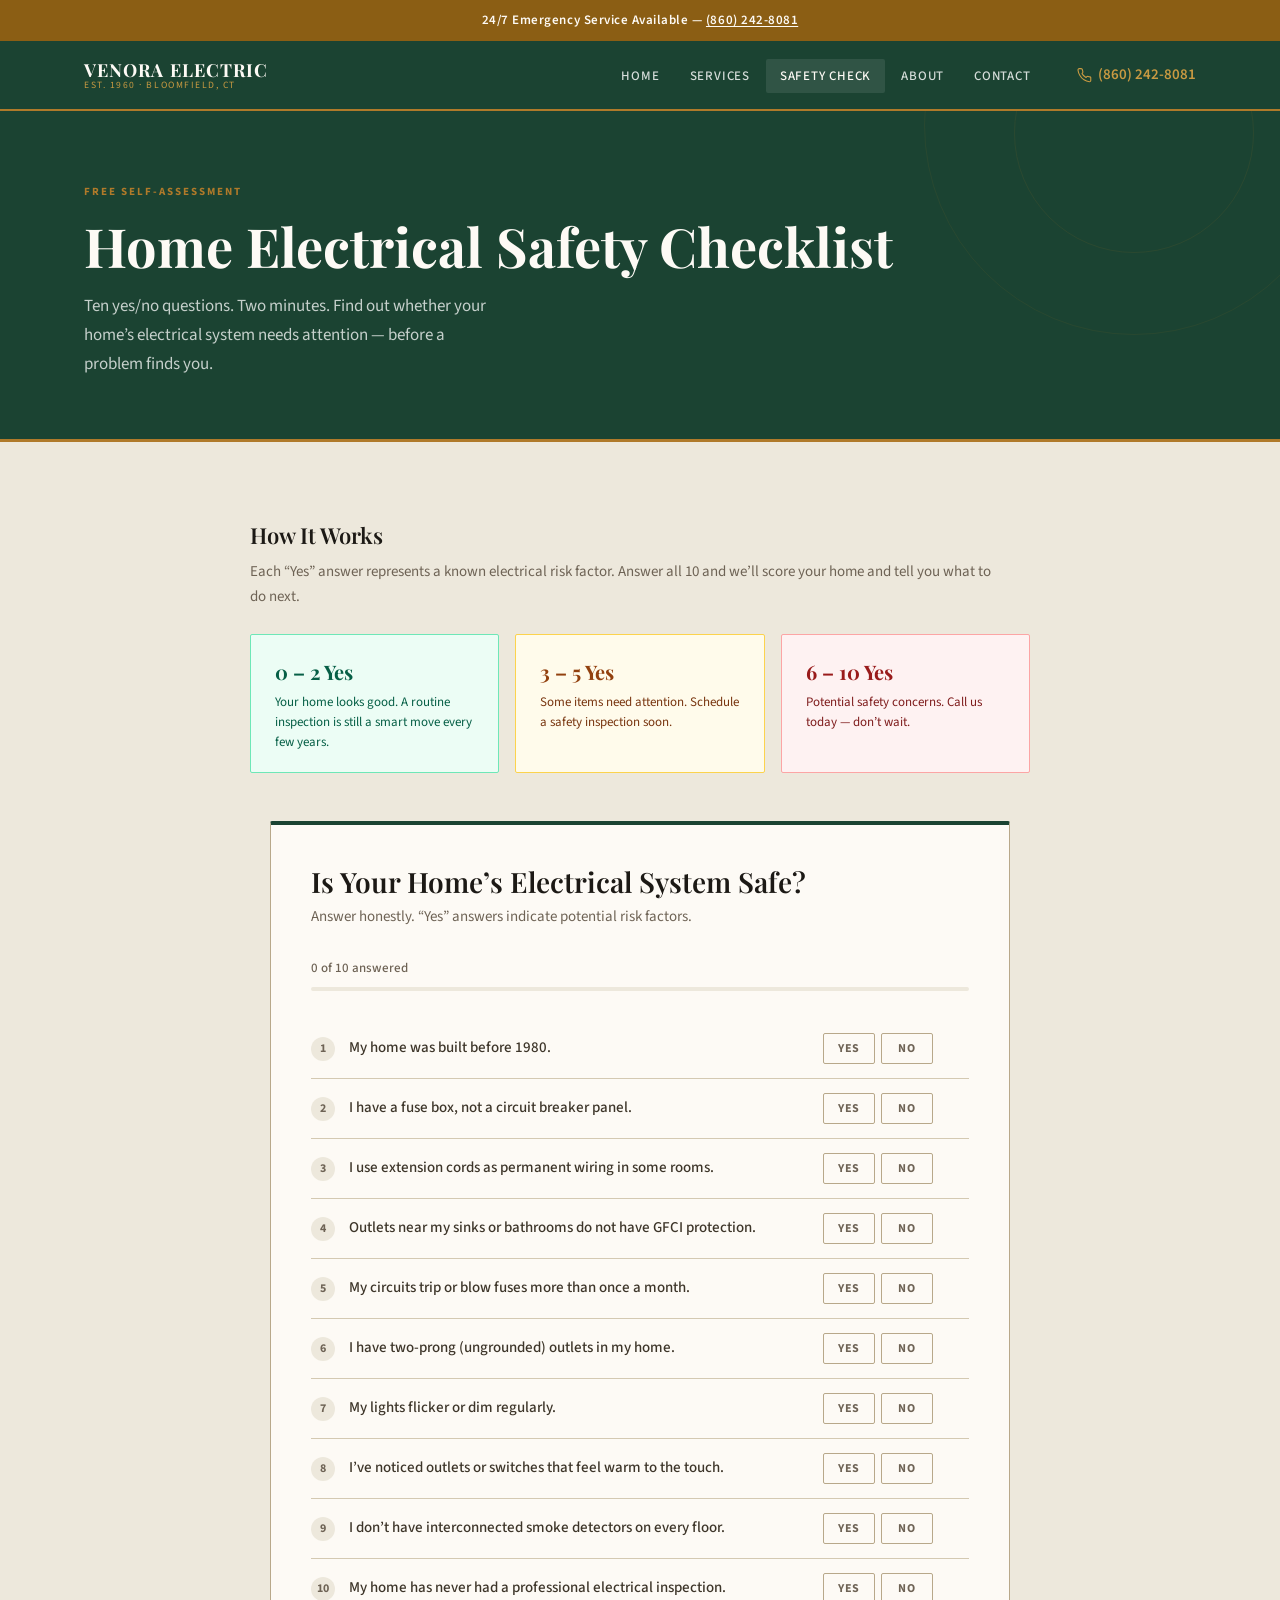
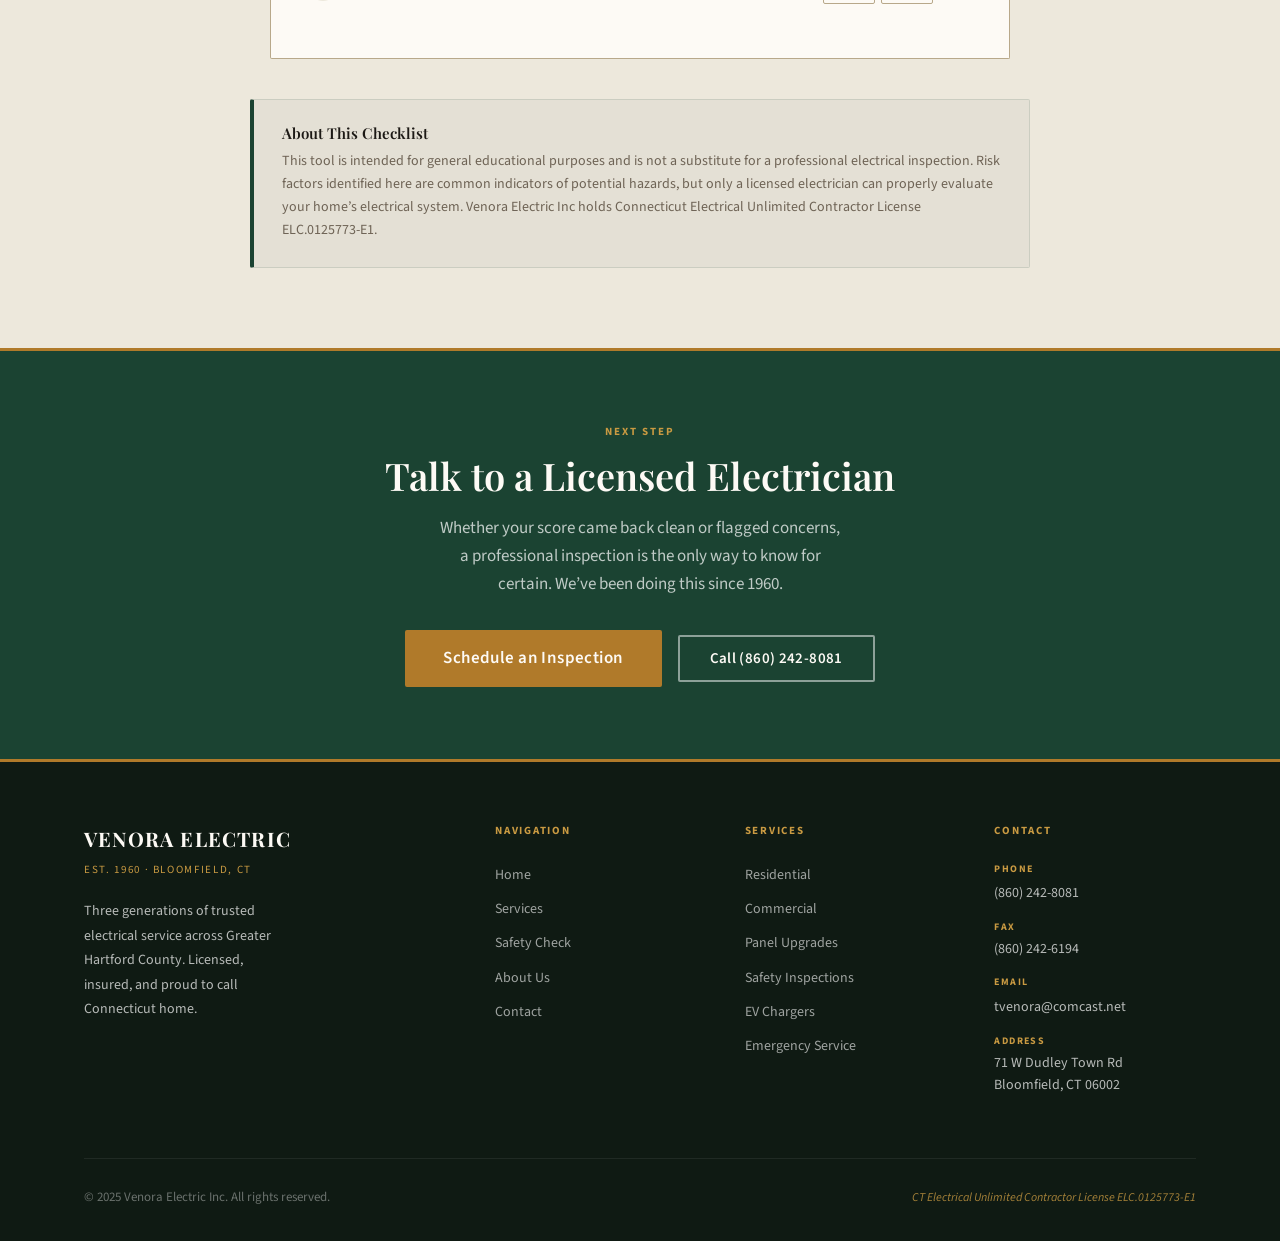
<file: checklist.html>
<!DOCTYPE html>
<html lang="en">
<head>
  <meta charset="UTF-8">
  <meta name="viewport" content="width=device-width, initial-scale=1.0">
  <meta name="description" content="Free home electrical safety checklist from Venora Electric Inc. Answer 10 questions to assess your home's electrical risk level. Serving Bloomfield, West Hartford, Hartford and Greater Hartford County since 1960.">
  <meta name="theme-color" content="#1B4332">
  <title>Home Electrical Safety Checklist — Venora Electric Inc</title>
  <link rel="preconnect" href="https://fonts.googleapis.com">
  <link rel="preconnect" href="https://fonts.gstatic.com" crossorigin>
  <link href="https://fonts.googleapis.com/css2?family=Playfair+Display:ital,wght@0,400;0,600;0,700;1,400;1,600&family=Source+Sans+3:wght@300;400;500;600;700&display=swap" rel="stylesheet">
  <link rel="stylesheet" href="css/style.css">
  <style>
    .checklist-page-wrap {
      max-width: 780px;
      margin: 0 auto;
    }
    .risk-explainer {
      display: grid;
      grid-template-columns: repeat(3, 1fr);
      gap: 1rem;
      margin-bottom: 3rem;
    }
    .risk-card {
      border-radius: 2px;
      padding: 1.25rem 1.5rem;
      border: 1px solid;
    }
    .risk-card--green  { background: #ECFDF5; border-color: #6EE7B7; }
    .risk-card--yellow { background: #FFFBEB; border-color: #FCD34D; }
    .risk-card--red    { background: #FEF2F2; border-color: #FCA5A5; }
    .risk-card__range  {
      font-family: var(--font-display); font-size: 1.25rem; font-weight: 700;
      margin-bottom: 0.25rem;
    }
    .risk-card--green  .risk-card__range { color: #065F46; }
    .risk-card--yellow .risk-card__range { color: #92400E; }
    .risk-card--red    .risk-card__range { color: #991B1B; }
    .risk-card p { font-size: 0.8125rem; line-height: 1.55; margin: 0; }
    .risk-card--green  p { color: #065F46; }
    .risk-card--yellow p { color: #78350F; }
    .risk-card--red    p { color: #7F1D1D; }
    @media (max-width: 600px) {
      .risk-explainer { grid-template-columns: 1fr; }
    }
  </style>
</head>
<body>
  <a href="#main-content" class="skip-link">Skip to main content</a>

  <div class="emergency-banner" role="note">
    24/7 Emergency Service Available &mdash; <a href="tel:8602428081">(860) 242-8081</a>
  </div>

  <header>
    <nav class="nav" aria-label="Main navigation">
      <div class="container">
        <div class="nav__inner">
          <a href="index.html" class="nav__logo" aria-label="Venora Electric Inc — go to homepage">
            <span class="nav__logo-name">Venora Electric</span>
            <span class="nav__logo-tagline">Est. 1960 &middot; Bloomfield, CT</span>
          </a>
          <ul class="nav__links" role="list">
            <li><a href="index.html">Home</a></li>
            <li><a href="services.html">Services</a></li>
            <li><a href="checklist.html">Safety Check</a></li>
            <li><a href="about.html">About</a></li>
            <li><a href="contact.html">Contact</a></li>
          </ul>
          <a href="tel:8602428081" class="nav__phone" aria-label="Call us at (860) 242-8081">
            <svg viewBox="0 0 24 24" fill="none" stroke="currentColor" stroke-width="1.75" stroke-linecap="round" stroke-linejoin="round" aria-hidden="true"><path d="M22 16.92v3a2 2 0 0 1-2.18 2 19.79 19.79 0 0 1-8.63-3.07A19.5 19.5 0 0 1 4.69 12a19.79 19.79 0 0 1-3.07-8.67A2 2 0 0 1 3.6 1h3a2 2 0 0 1 2 1.72 12.84 12.84 0 0 0 .7 2.81 2 2 0 0 1-.45 2.11L8.09 9a16 16 0 0 0 6.29 6.29l1.36-1.36a2 2 0 0 1 2.11-.45 12.84 12.84 0 0 0 2.81.7A2 2 0 0 1 22 16.92z"/></svg>
            (860) 242-8081
          </a>
          <button class="nav__hamburger" aria-expanded="false" aria-controls="mobile-menu" aria-label="Toggle navigation menu">
            <span aria-hidden="true"></span>
            <span aria-hidden="true"></span>
            <span aria-hidden="true"></span>
          </button>
        </div>
      </div>
      <div id="mobile-menu" class="nav__mobile" aria-hidden="true">
        <a href="index.html">Home</a>
        <a href="services.html">Services</a>
        <a href="checklist.html">Safety Check</a>
        <a href="about.html">About</a>
        <a href="contact.html">Contact</a>
        <a href="tel:8602428081" class="nav__mobile-phone">&phone; (860) 242-8081</a>
      </div>
    </nav>
  </header>

  <main id="main-content">

    <!-- ====== PAGE HERO ====== -->
    <section class="page-hero" aria-labelledby="page-heading">
      <div class="container page-hero__inner">
        <span class="section-label">Free Self-Assessment</span>
        <h1 id="page-heading">Home Electrical Safety Checklist</h1>
        <p>Ten yes/no questions. Two minutes. Find out whether your home&rsquo;s electrical system needs attention &mdash; before a problem finds you.</p>
      </div>
    </section>

    <!-- ====== CHECKLIST ====== -->
    <section class="section checklist-section" aria-labelledby="checklist-tool-heading">
      <div class="container">
        <div class="checklist-page-wrap">

          <!-- Score guide -->
          <div style="margin-bottom: 2.5rem;">
            <h2 id="checklist-tool-heading" style="font-size:1.375rem; margin-bottom:0.75rem;">How It Works</h2>
            <p style="color:var(--text-muted); font-size:0.9375rem; margin-bottom:1.5rem; max-width:none;">
              Each &ldquo;Yes&rdquo; answer represents a known electrical risk factor. Answer all 10 and we&rsquo;ll score your home and tell you what to do next.
            </p>
            <div class="risk-explainer" aria-label="Score guide">
              <div class="risk-card risk-card--green">
                <div class="risk-card__range">0 &ndash; 2 Yes</div>
                <p>Your home looks good. A routine inspection is still a smart move every few years.</p>
              </div>
              <div class="risk-card risk-card--yellow">
                <div class="risk-card__range">3 &ndash; 5 Yes</div>
                <p>Some items need attention. Schedule a safety inspection soon.</p>
              </div>
              <div class="risk-card risk-card--red">
                <div class="risk-card__range">6 &ndash; 10 Yes</div>
                <p>Potential safety concerns. Call us today &mdash; don&rsquo;t wait.</p>
              </div>
            </div>
          </div>

          <!-- Widget -->
          <div class="checklist-widget" role="region" aria-labelledby="checklist-tool-heading">
            <div class="checklist-header">
              <h3>Is Your Home&rsquo;s Electrical System Safe?</h3>
              <p>Answer honestly. &ldquo;Yes&rdquo; answers indicate potential risk factors.</p>
            </div>

            <div class="checklist-progress" aria-live="polite" aria-atomic="true">
              <span class="checklist-progress__label">0 of 10 answered</span>
              <div class="checklist-progress__bar" role="progressbar" aria-valuemin="0" aria-valuemax="10" aria-valuenow="0">
                <div class="checklist-progress__fill"></div>
              </div>
            </div>

            <div role="list">

              <div class="checklist-question" role="listitem">
                <span class="checklist-question__num" aria-hidden="true">1</span>
                <span class="checklist-question__text" id="q1">My home was built before 1980.</span>
                <div class="checklist-question__btns" role="group" aria-labelledby="q1">
                  <button class="checklist-btn yes" aria-pressed="false">YES</button>
                  <button class="checklist-btn no"  aria-pressed="false">NO</button>
                </div>
                <span class="checklist-question__status" aria-live="polite"></span>
              </div>

              <div class="checklist-question" role="listitem">
                <span class="checklist-question__num" aria-hidden="true">2</span>
                <span class="checklist-question__text" id="q2">I have a fuse box, not a circuit breaker panel.</span>
                <div class="checklist-question__btns" role="group" aria-labelledby="q2">
                  <button class="checklist-btn yes" aria-pressed="false">YES</button>
                  <button class="checklist-btn no"  aria-pressed="false">NO</button>
                </div>
                <span class="checklist-question__status" aria-live="polite"></span>
              </div>

              <div class="checklist-question" role="listitem">
                <span class="checklist-question__num" aria-hidden="true">3</span>
                <span class="checklist-question__text" id="q3">I use extension cords as permanent wiring in some rooms.</span>
                <div class="checklist-question__btns" role="group" aria-labelledby="q3">
                  <button class="checklist-btn yes" aria-pressed="false">YES</button>
                  <button class="checklist-btn no"  aria-pressed="false">NO</button>
                </div>
                <span class="checklist-question__status" aria-live="polite"></span>
              </div>

              <div class="checklist-question" role="listitem">
                <span class="checklist-question__num" aria-hidden="true">4</span>
                <span class="checklist-question__text" id="q4">Outlets near my sinks or bathrooms do not have GFCI protection.</span>
                <div class="checklist-question__btns" role="group" aria-labelledby="q4">
                  <button class="checklist-btn yes" aria-pressed="false">YES</button>
                  <button class="checklist-btn no"  aria-pressed="false">NO</button>
                </div>
                <span class="checklist-question__status" aria-live="polite"></span>
              </div>

              <div class="checklist-question" role="listitem">
                <span class="checklist-question__num" aria-hidden="true">5</span>
                <span class="checklist-question__text" id="q5">My circuits trip or blow fuses more than once a month.</span>
                <div class="checklist-question__btns" role="group" aria-labelledby="q5">
                  <button class="checklist-btn yes" aria-pressed="false">YES</button>
                  <button class="checklist-btn no"  aria-pressed="false">NO</button>
                </div>
                <span class="checklist-question__status" aria-live="polite"></span>
              </div>

              <div class="checklist-question" role="listitem">
                <span class="checklist-question__num" aria-hidden="true">6</span>
                <span class="checklist-question__text" id="q6">I have two-prong (ungrounded) outlets in my home.</span>
                <div class="checklist-question__btns" role="group" aria-labelledby="q6">
                  <button class="checklist-btn yes" aria-pressed="false">YES</button>
                  <button class="checklist-btn no"  aria-pressed="false">NO</button>
                </div>
                <span class="checklist-question__status" aria-live="polite"></span>
              </div>

              <div class="checklist-question" role="listitem">
                <span class="checklist-question__num" aria-hidden="true">7</span>
                <span class="checklist-question__text" id="q7">My lights flicker or dim regularly.</span>
                <div class="checklist-question__btns" role="group" aria-labelledby="q7">
                  <button class="checklist-btn yes" aria-pressed="false">YES</button>
                  <button class="checklist-btn no"  aria-pressed="false">NO</button>
                </div>
                <span class="checklist-question__status" aria-live="polite"></span>
              </div>

              <div class="checklist-question" role="listitem">
                <span class="checklist-question__num" aria-hidden="true">8</span>
                <span class="checklist-question__text" id="q8">I&rsquo;ve noticed outlets or switches that feel warm to the touch.</span>
                <div class="checklist-question__btns" role="group" aria-labelledby="q8">
                  <button class="checklist-btn yes" aria-pressed="false">YES</button>
                  <button class="checklist-btn no"  aria-pressed="false">NO</button>
                </div>
                <span class="checklist-question__status" aria-live="polite"></span>
              </div>

              <div class="checklist-question" role="listitem">
                <span class="checklist-question__num" aria-hidden="true">9</span>
                <span class="checklist-question__text" id="q9">I don&rsquo;t have interconnected smoke detectors on every floor.</span>
                <div class="checklist-question__btns" role="group" aria-labelledby="q9">
                  <button class="checklist-btn yes" aria-pressed="false">YES</button>
                  <button class="checklist-btn no"  aria-pressed="false">NO</button>
                </div>
                <span class="checklist-question__status" aria-live="polite"></span>
              </div>

              <div class="checklist-question" role="listitem">
                <span class="checklist-question__num" aria-hidden="true">10</span>
                <span class="checklist-question__text" id="q10">My home has never had a professional electrical inspection.</span>
                <div class="checklist-question__btns" role="group" aria-labelledby="q10">
                  <button class="checklist-btn yes" aria-pressed="false">YES</button>
                  <button class="checklist-btn no"  aria-pressed="false">NO</button>
                </div>
                <span class="checklist-question__status" aria-live="polite"></span>
              </div>

            </div><!-- /list -->

            <div class="checklist-result" aria-live="polite" aria-atomic="true" role="status">
              <div class="checklist-result__score"></div>
              <div class="checklist-result__label"></div>
              <p class="checklist-result__text"></p>
              <div class="checklist-result__actions">
                <a href="contact.html" class="btn btn--primary">Schedule an Inspection</a>
                <a href="tel:8602428081" class="btn btn--brass js-call-btn" style="display:none;">Call Now: (860) 242-8081</a>
                <button class="btn btn--outline js-retake">Retake Checklist</button>
              </div>
            </div>

          </div><!-- /checklist-widget -->

          <!-- Educational note -->
          <aside style="margin-top:2.5rem; padding:1.5rem 1.75rem; background:rgba(27,67,50,0.04); border:1px solid rgba(27,67,50,0.12); border-left:4px solid var(--green-deep); border-radius:2px;" aria-label="About this checklist">
            <h4 style="font-size:0.9375rem; margin-bottom:0.5rem;">About This Checklist</h4>
            <p style="font-size:0.875rem; color:var(--text-muted); line-height:1.65; max-width:none;">
              This tool is intended for general educational purposes and is not a substitute for a professional electrical inspection. Risk factors identified here are common indicators of potential hazards, but only a licensed electrician can properly evaluate your home&rsquo;s electrical system. Venora Electric Inc holds Connecticut Electrical Unlimited Contractor License ELC.0125773-E1.
            </p>
          </aside>

        </div>
      </div>
    </section>

    <!-- ====== CTA ====== -->
    <section class="cta-section" aria-labelledby="checklist-cta">
      <div class="container">
        <div class="cta-section__inner">
          <span class="section-label" style="color:var(--brass-light);">Next Step</span>
          <h2 id="checklist-cta" style="color:var(--white);">Talk to a Licensed Electrician</h2>
          <p>Whether your score came back clean or flagged concerns, a professional inspection is the only way to know for certain. We&rsquo;ve been doing this since 1960.</p>
          <div class="cta-section__btns">
            <a href="contact.html" class="btn btn--brass btn--lg">Schedule an Inspection</a>
            <a href="tel:8602428081" class="btn btn--outline-light">Call (860) 242-8081</a>
          </div>
        </div>
      </div>
    </section>

  </main>

  <footer class="footer" aria-label="Site footer">
    <div class="container">
      <div class="footer__grid">
        <div>
          <div class="footer__brand-name">Venora Electric</div>
          <div class="footer__brand-est">Est. 1960 &middot; Bloomfield, CT</div>
          <p class="footer__brand-desc">Three generations of trusted electrical service across Greater Hartford County. Licensed, insured, and proud to call Connecticut home.</p>
        </div>
        <div>
          <div class="footer__heading">Navigation</div>
          <ul class="footer__links" role="list">
            <li><a href="index.html">Home</a></li>
            <li><a href="services.html">Services</a></li>
            <li><a href="checklist.html">Safety Check</a></li>
            <li><a href="about.html">About Us</a></li>
            <li><a href="contact.html">Contact</a></li>
          </ul>
        </div>
        <div>
          <div class="footer__heading">Services</div>
          <ul class="footer__links" role="list">
            <li><a href="services.html">Residential</a></li>
            <li><a href="services.html">Commercial</a></li>
            <li><a href="services.html">Panel Upgrades</a></li>
            <li><a href="services.html">Safety Inspections</a></li>
            <li><a href="services.html">EV Chargers</a></li>
            <li><a href="services.html">Emergency Service</a></li>
          </ul>
        </div>
        <div>
          <div class="footer__heading">Contact</div>
          <div class="footer__contact-row">
            <div class="footer__contact-label">Phone</div>
            <a href="tel:8602428081">(860) 242-8081</a>
          </div>
          <div class="footer__contact-row">
            <div class="footer__contact-label">Fax</div>
            <p>(860) 242-6194</p>
          </div>
          <div class="footer__contact-row">
            <div class="footer__contact-label">Email</div>
            <a href="mailto:tvenora@comcast.net">tvenora@comcast.net</a>
          </div>
          <div class="footer__contact-row">
            <div class="footer__contact-label">Address</div>
            <p>71 W Dudley Town Rd<br>Bloomfield, CT 06002</p>
          </div>
        </div>
      </div>
      <div class="footer__bottom">
        <span>&copy; 2025 Venora Electric Inc. All rights reserved.</span>
        <span class="footer__license-badge">CT Electrical Unlimited Contractor License ELC.0125773-E1</span>
      </div>
    </div>
  </footer>

  <script src="js/main.js"></script>
</body>
</html>
</file>
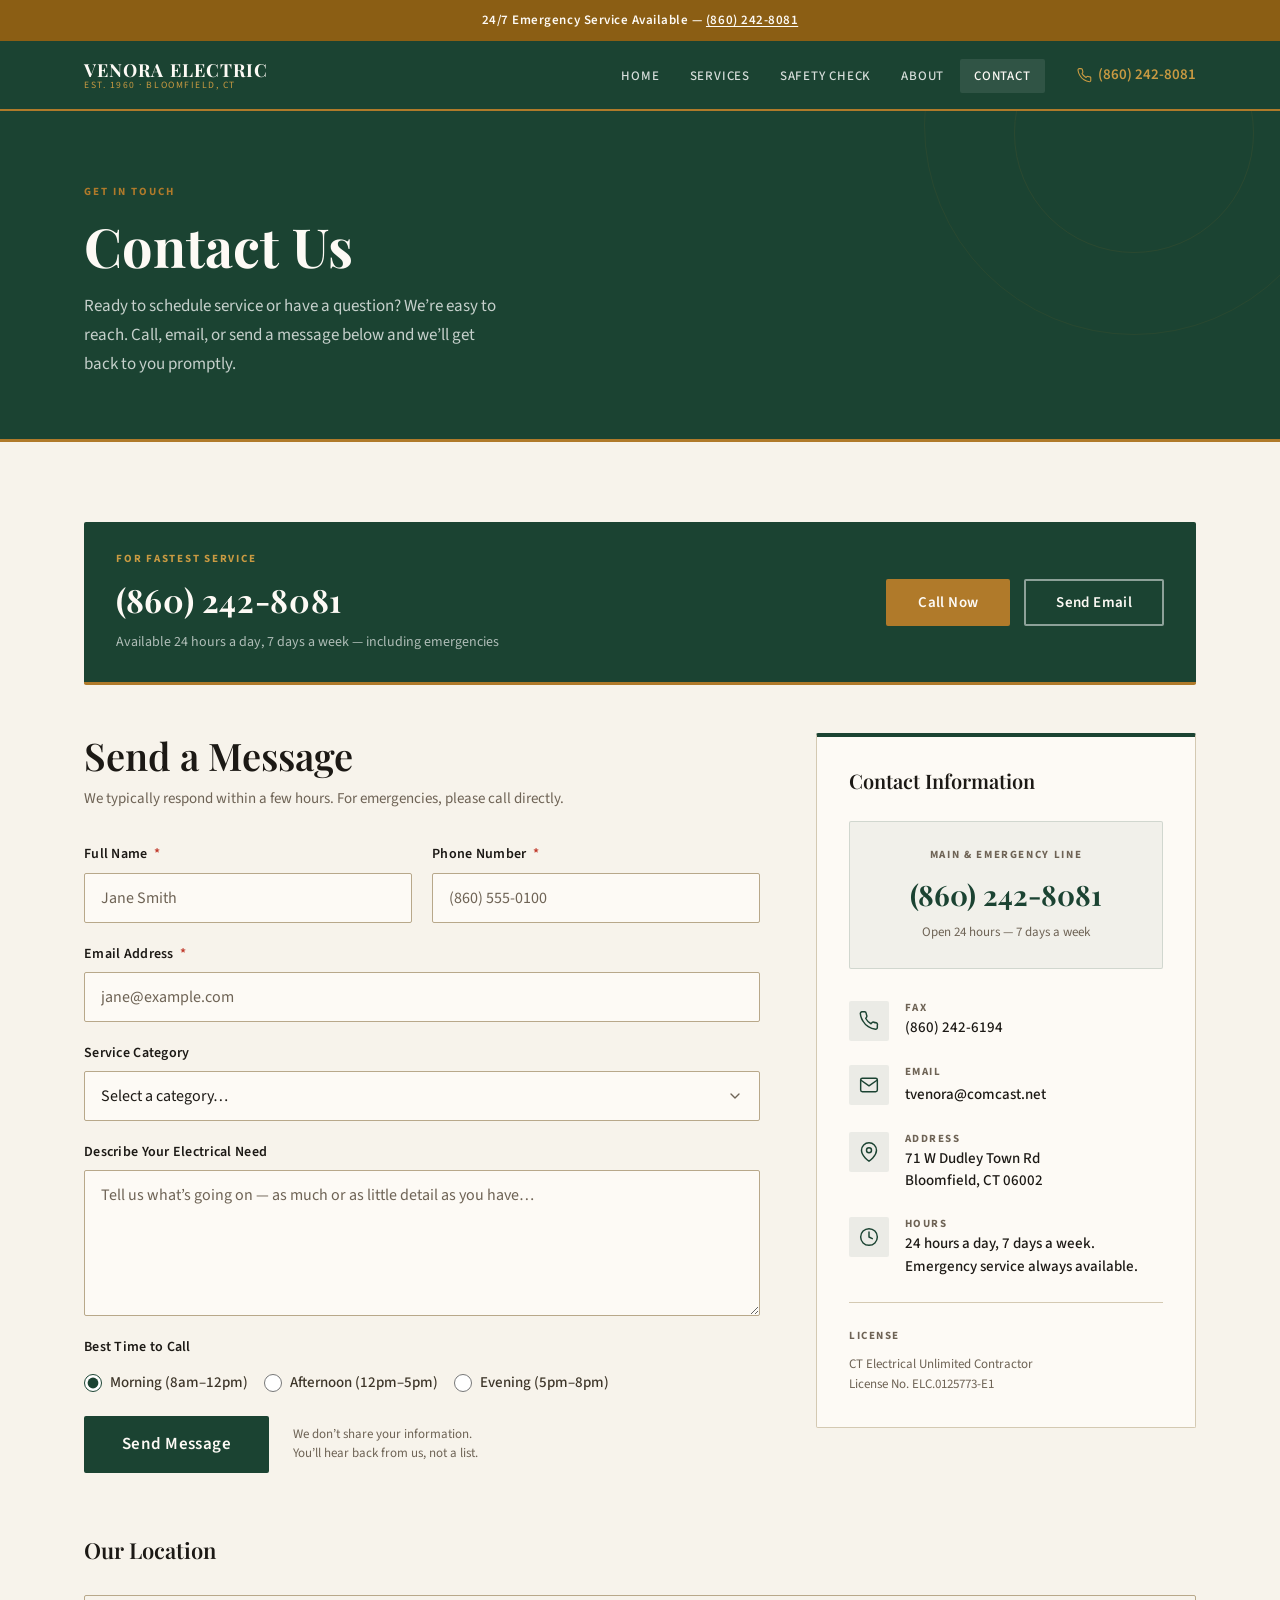
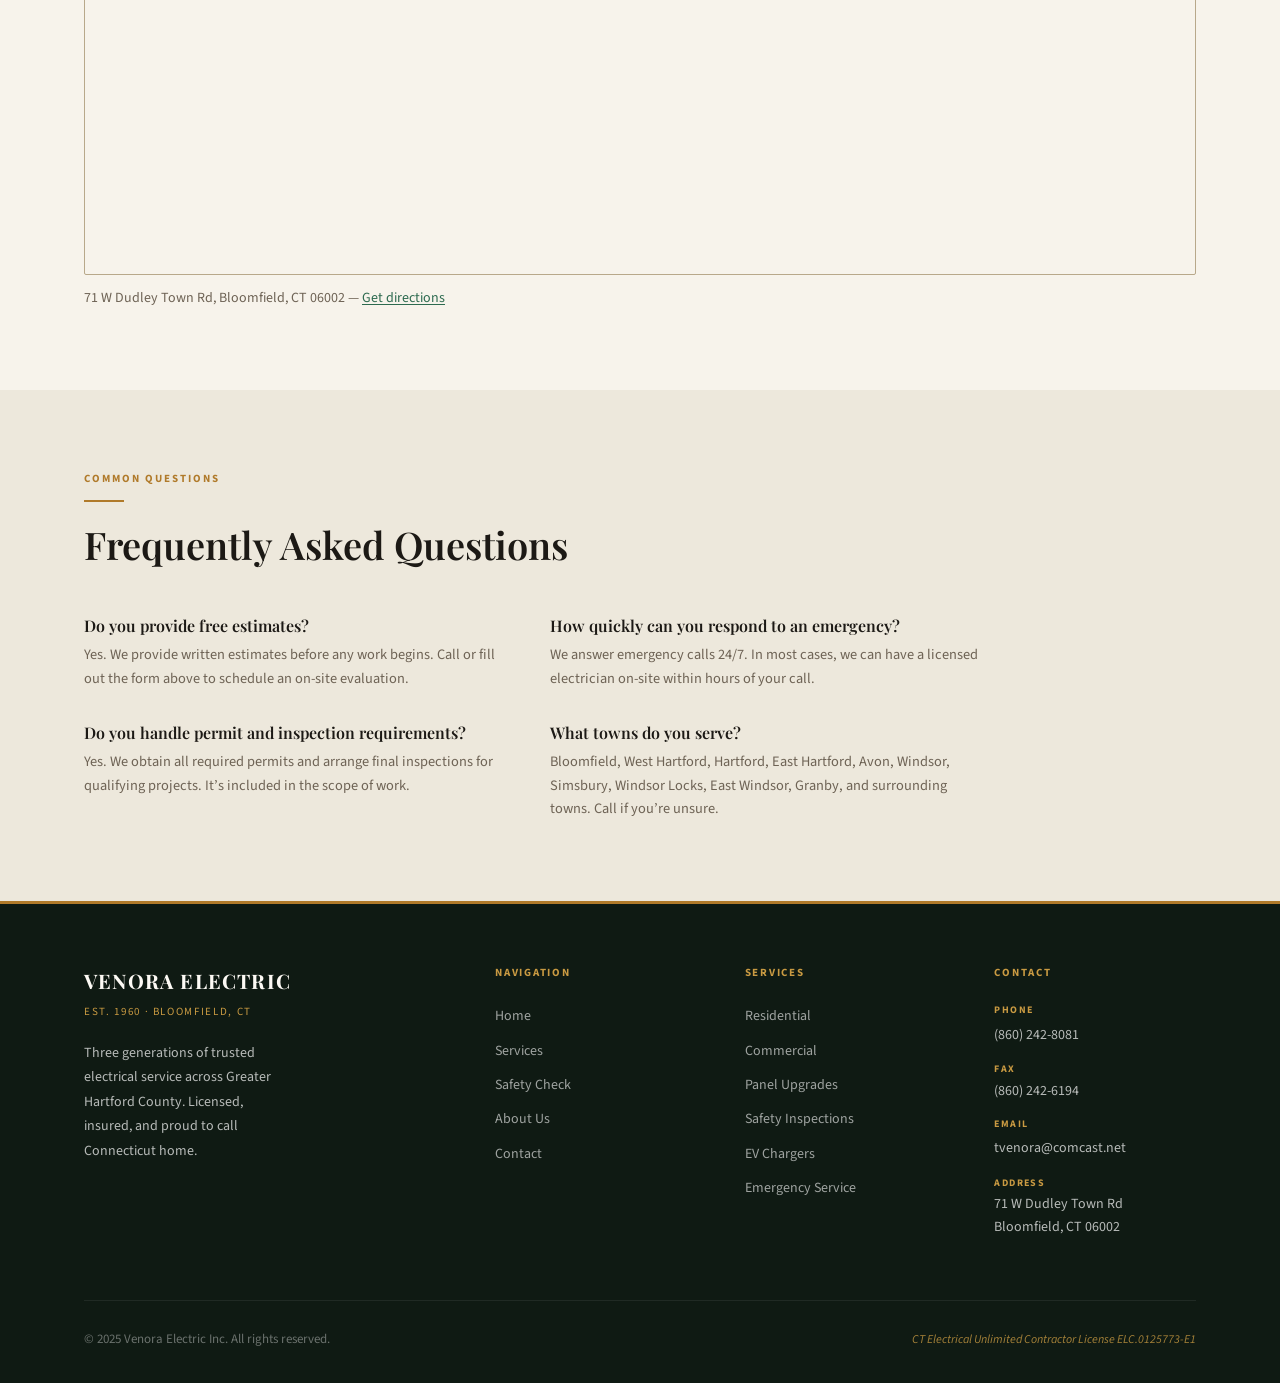
<file: contact.html>
<!DOCTYPE html>
<html lang="en">
<head>
  <meta charset="UTF-8">
  <meta name="viewport" content="width=device-width, initial-scale=1.0">
  <meta name="description" content="Contact Venora Electric Inc in Bloomfield, CT. Call (860) 242-8081 for 24/7 electrical service. Schedule residential or commercial electrical work online. Serving Greater Hartford County since 1960.">
  <meta name="theme-color" content="#1B4332">
  <title>Contact — Venora Electric Inc</title>
  <link rel="preconnect" href="https://fonts.googleapis.com">
  <link rel="preconnect" href="https://fonts.gstatic.com" crossorigin>
  <link href="https://fonts.googleapis.com/css2?family=Playfair+Display:ital,wght@0,400;0,600;0,700;1,400;1,600&family=Source+Sans+3:wght@300;400;500;600;700&display=swap" rel="stylesheet">
  <link rel="stylesheet" href="css/style.css">
</head>
<body>
  <a href="#main-content" class="skip-link">Skip to main content</a>

  <div class="emergency-banner" role="note">
    24/7 Emergency Service Available &mdash; <a href="tel:8602428081">(860) 242-8081</a>
  </div>

  <header>
    <nav class="nav" aria-label="Main navigation">
      <div class="container">
        <div class="nav__inner">
          <a href="index.html" class="nav__logo" aria-label="Venora Electric Inc — go to homepage">
            <span class="nav__logo-name">Venora Electric</span>
            <span class="nav__logo-tagline">Est. 1960 &middot; Bloomfield, CT</span>
          </a>
          <ul class="nav__links" role="list">
            <li><a href="index.html">Home</a></li>
            <li><a href="services.html">Services</a></li>
            <li><a href="checklist.html">Safety Check</a></li>
            <li><a href="about.html">About</a></li>
            <li><a href="contact.html">Contact</a></li>
          </ul>
          <a href="tel:8602428081" class="nav__phone" aria-label="Call us at (860) 242-8081">
            <svg viewBox="0 0 24 24" fill="none" stroke="currentColor" stroke-width="1.75" stroke-linecap="round" stroke-linejoin="round" aria-hidden="true"><path d="M22 16.92v3a2 2 0 0 1-2.18 2 19.79 19.79 0 0 1-8.63-3.07A19.5 19.5 0 0 1 4.69 12a19.79 19.79 0 0 1-3.07-8.67A2 2 0 0 1 3.6 1h3a2 2 0 0 1 2 1.72 12.84 12.84 0 0 0 .7 2.81 2 2 0 0 1-.45 2.11L8.09 9a16 16 0 0 0 6.29 6.29l1.36-1.36a2 2 0 0 1 2.11-.45 12.84 12.84 0 0 0 2.81.7A2 2 0 0 1 22 16.92z"/></svg>
            (860) 242-8081
          </a>
          <button class="nav__hamburger" aria-expanded="false" aria-controls="mobile-menu" aria-label="Toggle navigation menu">
            <span aria-hidden="true"></span>
            <span aria-hidden="true"></span>
            <span aria-hidden="true"></span>
          </button>
        </div>
      </div>
      <div id="mobile-menu" class="nav__mobile" aria-hidden="true">
        <a href="index.html">Home</a>
        <a href="services.html">Services</a>
        <a href="checklist.html">Safety Check</a>
        <a href="about.html">About</a>
        <a href="contact.html">Contact</a>
        <a href="tel:8602428081" class="nav__mobile-phone">&phone; (860) 242-8081</a>
      </div>
    </nav>
  </header>

  <main id="main-content">

    <!-- ====== PAGE HERO ====== -->
    <section class="page-hero" aria-labelledby="page-heading">
      <div class="container page-hero__inner">
        <span class="section-label">Get in Touch</span>
        <h1 id="page-heading">Contact Us</h1>
        <p>Ready to schedule service or have a question? We&rsquo;re easy to reach. Call, email, or send a message below and we&rsquo;ll get back to you promptly.</p>
      </div>
    </section>

    <!-- ====== CONTACT MAIN ====== -->
    <section class="section section--cream" aria-labelledby="contact-form-heading">
      <div class="container">

        <!-- Prominent phone call-out -->
        <div style="background:var(--green-deep); color:var(--white); border-radius:2px; border-bottom:3px solid var(--brass); padding:1.75rem 2rem; margin-bottom:3rem; display:flex; align-items:center; justify-content:space-between; flex-wrap:wrap; gap:1.5rem;">
          <div>
            <div style="font-size:0.6875rem; font-weight:700; letter-spacing:0.16em; text-transform:uppercase; color:var(--brass-light); margin-bottom:0.375rem;">For Fastest Service</div>
            <a href="tel:8602428081" style="font-family:var(--font-display); font-size:2rem; font-weight:700; color:var(--white); text-decoration:none; letter-spacing:0.02em;">(860) 242-8081</a>
            <div style="font-size:0.875rem; color:rgba(255,255,255,0.65); margin-top:0.25rem;">Available 24 hours a day, 7 days a week &mdash; including emergencies</div>
          </div>
          <div style="display:flex; gap:0.875rem; flex-wrap:wrap;">
            <a href="tel:8602428081" class="btn btn--brass">Call Now</a>
            <a href="mailto:tvenora@comcast.net" class="btn btn--outline-light">Send Email</a>
          </div>
        </div>

        <div class="contact-layout">

          <!-- Form -->
          <div>
            <h2 id="contact-form-heading" style="margin-bottom:0.5rem;">Send a Message</h2>
            <p style="color:var(--text-muted); font-size:0.9375rem; margin-bottom:2rem; max-width:none;">We typically respond within a few hours. For emergencies, please call directly.</p>

            <form
              class="contact-form form-grid"
              action="https://formspree.io/f/YOUR_FORM_ID"
              method="POST"
              novalidate
              aria-label="Contact form"
            >
              <div class="form-grid--2col" style="display:grid; grid-template-columns:1fr 1fr; gap:1.25rem;">
                <div class="form-group">
                  <label class="form-label" for="name">
                    Full Name <span class="req" aria-label="required">*</span>
                  </label>
                  <input
                    class="form-input"
                    type="text"
                    id="name"
                    name="name"
                    autocomplete="name"
                    required
                    aria-required="true"
                    aria-describedby="name-error"
                    placeholder="Jane Smith"
                  >
                  <span id="name-error" class="form-error" role="alert">Please enter your name.</span>
                </div>
                <div class="form-group">
                  <label class="form-label" for="phone">
                    Phone Number <span class="req" aria-label="required">*</span>
                  </label>
                  <input
                    class="form-input"
                    type="tel"
                    id="phone"
                    name="phone"
                    autocomplete="tel"
                    required
                    aria-required="true"
                    aria-describedby="phone-error"
                    placeholder="(860) 555-0100"
                  >
                  <span id="phone-error" class="form-error" role="alert">Please enter your phone number.</span>
                </div>
              </div>

              <div class="form-group">
                <label class="form-label" for="email">
                  Email Address <span class="req" aria-label="required">*</span>
                </label>
                <input
                  class="form-input"
                  type="email"
                  id="email"
                  name="email"
                  autocomplete="email"
                  required
                  aria-required="true"
                  aria-describedby="email-error"
                  placeholder="jane@example.com"
                >
                <span id="email-error" class="form-error" role="alert">Please enter a valid email address.</span>
              </div>

              <div class="form-group">
                <label class="form-label" for="service">
                  Service Category
                </label>
                <select class="form-select" id="service" name="service" aria-label="Select service category">
                  <option value="" disabled selected>Select a category&hellip;</option>
                  <option value="residential">Residential</option>
                  <option value="commercial">Commercial</option>
                  <option value="emergency">Emergency</option>
                  <option value="inspection">Safety Inspection</option>
                  <option value="panel">Panel Upgrade</option>
                  <option value="ev-charger">EV Charger</option>
                  <option value="other">Other / Not Sure</option>
                </select>
              </div>

              <div class="form-group">
                <label class="form-label" for="description">
                  Describe Your Electrical Need
                </label>
                <textarea
                  class="form-textarea"
                  id="description"
                  name="description"
                  rows="5"
                  placeholder="Tell us what&rsquo;s going on — as much or as little detail as you have&hellip;"
                ></textarea>
              </div>

              <fieldset style="border:none; padding:0;">
                <legend class="form-label" style="margin-bottom:0.75rem;">Best Time to Call</legend>
                <div class="time-options">
                  <label class="time-option">
                    <input type="radio" name="best_time" value="morning" checked>
                    <span>Morning (8am&ndash;12pm)</span>
                  </label>
                  <label class="time-option">
                    <input type="radio" name="best_time" value="afternoon">
                    <span>Afternoon (12pm&ndash;5pm)</span>
                  </label>
                  <label class="time-option">
                    <input type="radio" name="best_time" value="evening">
                    <span>Evening (5pm&ndash;8pm)</span>
                  </label>
                </div>
              </fieldset>

              <div class="form-submit-wrap">
                <button type="submit" class="btn btn--primary btn--lg">
                  Send Message
                </button>
                <p class="form-privacy">We don&rsquo;t share your information. You&rsquo;ll hear back from us, not a list.</p>
              </div>

            </form>
          </div>

          <!-- Contact Info Sidebar -->
          <div>
            <div class="contact-info-card">
              <h3>Contact Information</h3>

              <div class="phone-hero">
                <div class="phone-hero__label">Main &amp; Emergency Line</div>
                <a href="tel:8602428081" class="phone-hero__number">(860) 242-8081</a>
                <div class="phone-hero__sub">Open 24 hours &mdash; 7 days a week</div>
              </div>

              <div class="contact-row">
                <div class="contact-row__icon" aria-hidden="true">
                  <svg viewBox="0 0 24 24" fill="none" stroke="currentColor" stroke-width="1.75" stroke-linecap="round" stroke-linejoin="round"><path d="M22 16.92v3a2 2 0 0 1-2.18 2 19.79 19.79 0 0 1-8.63-3.07A19.5 19.5 0 0 1 4.69 12a19.79 19.79 0 0 1-3.07-8.67A2 2 0 0 1 3.6 1h3a2 2 0 0 1 2 1.72 12.84 12.84 0 0 0 .7 2.81 2 2 0 0 1-.45 2.11L8.09 9a16 16 0 0 0 6.29 6.29l1.36-1.36a2 2 0 0 1 2.11-.45 12.84 12.84 0 0 0 2.81.7A2 2 0 0 1 22 16.92z"/></svg>
                </div>
                <div>
                  <h4>Fax</h4>
                  <p>(860) 242-6194</p>
                </div>
              </div>

              <div class="contact-row">
                <div class="contact-row__icon" aria-hidden="true">
                  <svg viewBox="0 0 24 24" fill="none" stroke="currentColor" stroke-width="1.75" stroke-linecap="round" stroke-linejoin="round"><path d="M4 4h16c1.1 0 2 .9 2 2v12c0 1.1-.9 2-2 2H4c-1.1 0-2-.9-2-2V6c0-1.1.9-2 2-2z"/><polyline points="22,6 12,13 2,6"/></svg>
                </div>
                <div>
                  <h4>Email</h4>
                  <a href="mailto:tvenora@comcast.net">tvenora@comcast.net</a>
                </div>
              </div>

              <div class="contact-row">
                <div class="contact-row__icon" aria-hidden="true">
                  <svg viewBox="0 0 24 24" fill="none" stroke="currentColor" stroke-width="1.75" stroke-linecap="round" stroke-linejoin="round"><path d="M21 10c0 7-9 13-9 13s-9-6-9-13a9 9 0 0 1 18 0z"/><circle cx="12" cy="10" r="3"/></svg>
                </div>
                <div>
                  <h4>Address</h4>
                  <p>71 W Dudley Town Rd<br>Bloomfield, CT 06002</p>
                </div>
              </div>

              <div class="contact-row">
                <div class="contact-row__icon" aria-hidden="true">
                  <svg viewBox="0 0 24 24" fill="none" stroke="currentColor" stroke-width="1.75" stroke-linecap="round" stroke-linejoin="round"><circle cx="12" cy="12" r="10"/><polyline points="12 6 12 12 16 14"/></svg>
                </div>
                <div>
                  <h4>Hours</h4>
                  <p>24 hours a day, 7 days a week.<br>Emergency service always available.</p>
                </div>
              </div>

              <div style="margin-top:1.5rem; padding-top:1.5rem; border-top:1px solid var(--border);">
                <div style="font-size:0.6875rem; font-weight:700; letter-spacing:0.14em; text-transform:uppercase; color:var(--text-muted); margin-bottom:0.5rem;">License</div>
                <p style="font-size:0.8125rem; color:var(--text-muted); line-height:1.6;">CT Electrical Unlimited Contractor<br>License No. ELC.0125773-E1</p>
              </div>
            </div>
          </div>

        </div><!-- /contact-layout -->

        <!-- Map -->
        <div style="margin-top:4rem;">
          <h2 style="margin-bottom:1.25rem; font-size:1.375rem;">Our Location</h2>
          <div class="map-placeholder" aria-label="Map showing Venora Electric location at 71 W Dudley Town Rd, Bloomfield CT">
            <iframe
              src="https://www.google.com/maps/embed?pb=!1m18!1m12!1m3!1d2984.1234567890123!2d-72.7234567!3d41.8523456!2m3!1f0!2f0!3f0!3m2!1i1024!2i768!4f13.1!3m3!1m2!1s0x89e7e9a0b0000001%3A0x0!2s71+W+Dudley+Town+Rd%2C+Bloomfield%2C+CT+06002!5e0!3m2!1sen!2sus!4v1234567890"
              title="Map of Venora Electric Inc at 71 W Dudley Town Rd, Bloomfield, CT 06002"
              loading="lazy"
              referrerpolicy="no-referrer-when-downgrade"
              allowfullscreen
            ></iframe>
          </div>
          <p style="margin-top:0.75rem; font-size:0.875rem; color:var(--text-muted);">
            71 W Dudley Town Rd, Bloomfield, CT 06002 &mdash;
            <a href="https://maps.google.com/?q=71+W+Dudley+Town+Rd+Bloomfield+CT+06002" target="_blank" rel="noopener noreferrer" style="color:var(--green-mid); text-decoration:underline; text-underline-offset:2px;">Get directions</a>
          </p>
        </div>

      </div>
    </section>

    <!-- ====== FAQ ====== -->
    <section class="section section--cream-dark" aria-labelledby="faq-heading">
      <div class="container">
        <header class="section-header">
          <span class="section-label">Common Questions</span>
          <span class="brass-rule" aria-hidden="true"></span>
          <h2 id="faq-heading">Frequently Asked Questions</h2>
        </header>
        <div style="display:grid; grid-template-columns:1fr 1fr; gap:2rem; max-width:900px;">
          <div>
            <h4 style="margin-bottom:0.5rem; font-size:1rem;">Do you provide free estimates?</h4>
            <p style="font-size:0.9rem; color:var(--text-muted); line-height:1.65;">Yes. We provide written estimates before any work begins. Call or fill out the form above to schedule an on-site evaluation.</p>
          </div>
          <div>
            <h4 style="margin-bottom:0.5rem; font-size:1rem;">How quickly can you respond to an emergency?</h4>
            <p style="font-size:0.9rem; color:var(--text-muted); line-height:1.65;">We answer emergency calls 24/7. In most cases, we can have a licensed electrician on-site within hours of your call.</p>
          </div>
          <div>
            <h4 style="margin-bottom:0.5rem; font-size:1rem;">Do you handle permit and inspection requirements?</h4>
            <p style="font-size:0.9rem; color:var(--text-muted); line-height:1.65;">Yes. We obtain all required permits and arrange final inspections for qualifying projects. It&rsquo;s included in the scope of work.</p>
          </div>
          <div>
            <h4 style="margin-bottom:0.5rem; font-size:1rem;">What towns do you serve?</h4>
            <p style="font-size:0.9rem; color:var(--text-muted); line-height:1.65;">Bloomfield, West Hartford, Hartford, East Hartford, Avon, Windsor, Simsbury, Windsor Locks, East Windsor, Granby, and surrounding towns. Call if you&rsquo;re unsure.</p>
          </div>
        </div>
      </div>
    </section>

  </main>

  <footer class="footer" aria-label="Site footer">
    <div class="container">
      <div class="footer__grid">
        <div>
          <div class="footer__brand-name">Venora Electric</div>
          <div class="footer__brand-est">Est. 1960 &middot; Bloomfield, CT</div>
          <p class="footer__brand-desc">Three generations of trusted electrical service across Greater Hartford County. Licensed, insured, and proud to call Connecticut home.</p>
        </div>
        <div>
          <div class="footer__heading">Navigation</div>
          <ul class="footer__links" role="list">
            <li><a href="index.html">Home</a></li>
            <li><a href="services.html">Services</a></li>
            <li><a href="checklist.html">Safety Check</a></li>
            <li><a href="about.html">About Us</a></li>
            <li><a href="contact.html">Contact</a></li>
          </ul>
        </div>
        <div>
          <div class="footer__heading">Services</div>
          <ul class="footer__links" role="list">
            <li><a href="services.html">Residential</a></li>
            <li><a href="services.html">Commercial</a></li>
            <li><a href="services.html">Panel Upgrades</a></li>
            <li><a href="services.html">Safety Inspections</a></li>
            <li><a href="services.html">EV Chargers</a></li>
            <li><a href="services.html">Emergency Service</a></li>
          </ul>
        </div>
        <div>
          <div class="footer__heading">Contact</div>
          <div class="footer__contact-row">
            <div class="footer__contact-label">Phone</div>
            <a href="tel:8602428081">(860) 242-8081</a>
          </div>
          <div class="footer__contact-row">
            <div class="footer__contact-label">Fax</div>
            <p>(860) 242-6194</p>
          </div>
          <div class="footer__contact-row">
            <div class="footer__contact-label">Email</div>
            <a href="mailto:tvenora@comcast.net">tvenora@comcast.net</a>
          </div>
          <div class="footer__contact-row">
            <div class="footer__contact-label">Address</div>
            <p>71 W Dudley Town Rd<br>Bloomfield, CT 06002</p>
          </div>
        </div>
      </div>
      <div class="footer__bottom">
        <span>&copy; 2025 Venora Electric Inc. All rights reserved.</span>
        <span class="footer__license-badge">CT Electrical Unlimited Contractor License ELC.0125773-E1</span>
      </div>
    </div>
  </footer>

  <script src="js/main.js"></script>
</body>
</html>
</file>
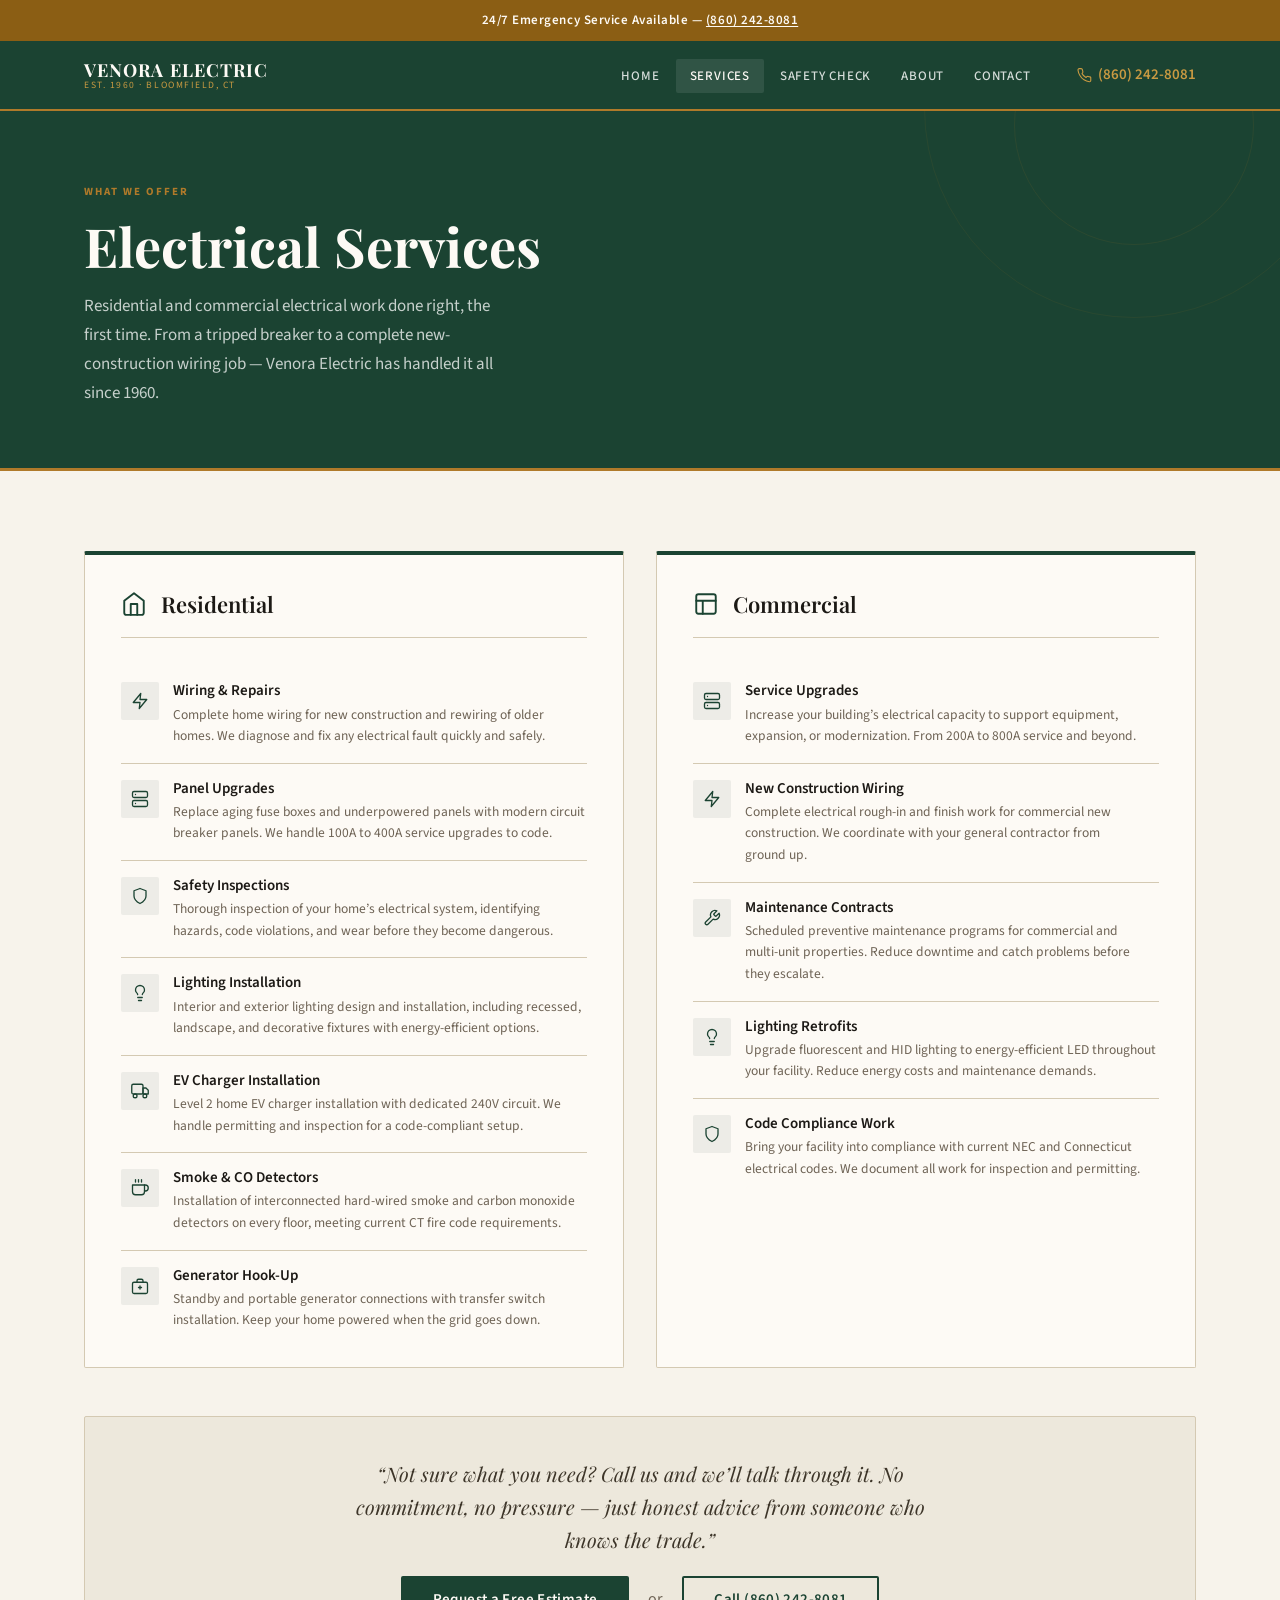
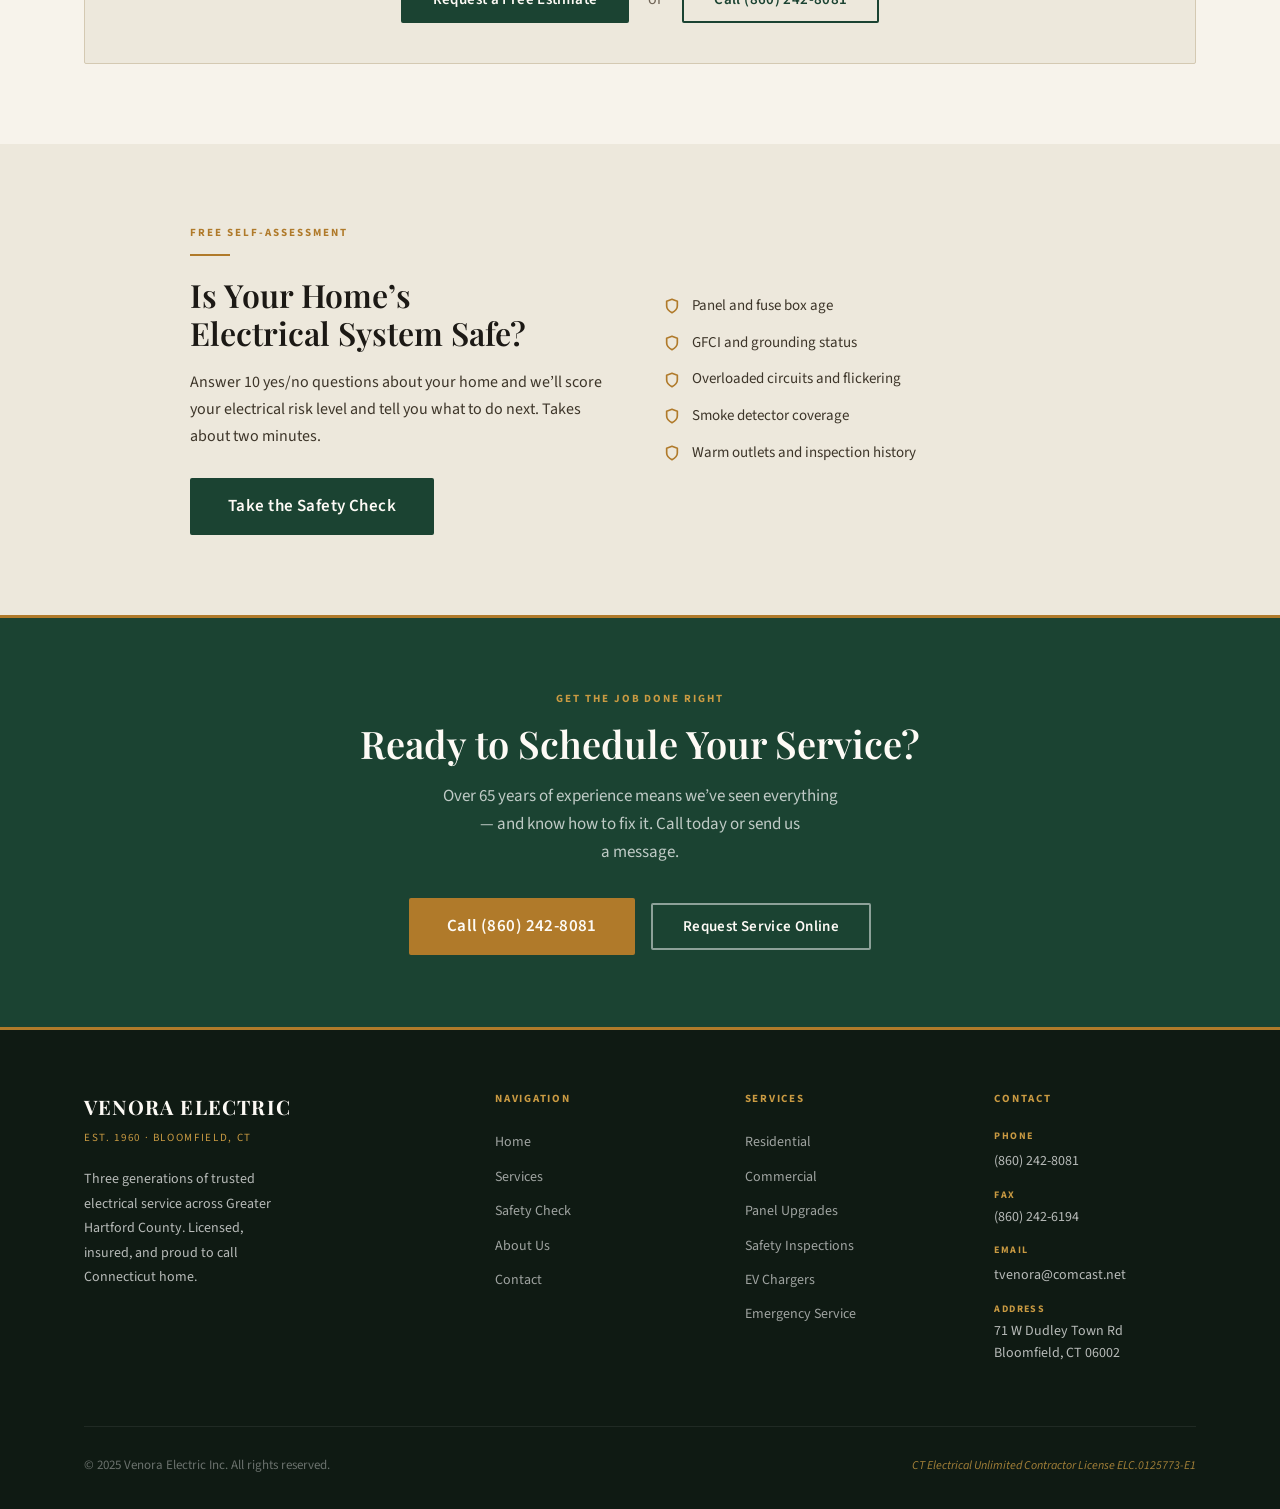
<file: services.html>
<!DOCTYPE html>
<html lang="en">
<head>
  <meta charset="UTF-8">
  <meta name="viewport" content="width=device-width, initial-scale=1.0">
  <meta name="description" content="Venora Electric Inc offers complete residential and commercial electrical services in Bloomfield, CT. Wiring, panel upgrades, EV chargers, safety inspections, and more. Call (860) 242-8081.">
  <meta name="theme-color" content="#1B4332">
  <title>Services — Venora Electric Inc</title>
  <link rel="preconnect" href="https://fonts.googleapis.com">
  <link rel="preconnect" href="https://fonts.gstatic.com" crossorigin>
  <link href="https://fonts.googleapis.com/css2?family=Playfair+Display:ital,wght@0,400;0,600;0,700;1,400;1,600&family=Source+Sans+3:wght@300;400;500;600;700&display=swap" rel="stylesheet">
  <link rel="stylesheet" href="css/style.css">
</head>
<body>
  <a href="#main-content" class="skip-link">Skip to main content</a>

  <div class="emergency-banner" role="note">
    24/7 Emergency Service Available &mdash; <a href="tel:8602428081">(860) 242-8081</a>
  </div>

  <header>
    <nav class="nav" aria-label="Main navigation">
      <div class="container">
        <div class="nav__inner">
          <a href="index.html" class="nav__logo" aria-label="Venora Electric Inc — go to homepage">
            <span class="nav__logo-name">Venora Electric</span>
            <span class="nav__logo-tagline">Est. 1960 &middot; Bloomfield, CT</span>
          </a>
          <ul class="nav__links" role="list">
            <li><a href="index.html">Home</a></li>
            <li><a href="services.html">Services</a></li>
            <li><a href="checklist.html">Safety Check</a></li>
            <li><a href="about.html">About</a></li>
            <li><a href="contact.html">Contact</a></li>
          </ul>
          <a href="tel:8602428081" class="nav__phone" aria-label="Call us at (860) 242-8081">
            <svg viewBox="0 0 24 24" fill="none" stroke="currentColor" stroke-width="1.75" stroke-linecap="round" stroke-linejoin="round" aria-hidden="true"><path d="M22 16.92v3a2 2 0 0 1-2.18 2 19.79 19.79 0 0 1-8.63-3.07A19.5 19.5 0 0 1 4.69 12a19.79 19.79 0 0 1-3.07-8.67A2 2 0 0 1 3.6 1h3a2 2 0 0 1 2 1.72 12.84 12.84 0 0 0 .7 2.81 2 2 0 0 1-.45 2.11L8.09 9a16 16 0 0 0 6.29 6.29l1.36-1.36a2 2 0 0 1 2.11-.45 12.84 12.84 0 0 0 2.81.7A2 2 0 0 1 22 16.92z"/></svg>
            (860) 242-8081
          </a>
          <button class="nav__hamburger" aria-expanded="false" aria-controls="mobile-menu" aria-label="Toggle navigation menu">
            <span aria-hidden="true"></span>
            <span aria-hidden="true"></span>
            <span aria-hidden="true"></span>
          </button>
        </div>
      </div>
      <div id="mobile-menu" class="nav__mobile" aria-hidden="true">
        <a href="index.html">Home</a>
        <a href="services.html">Services</a>
        <a href="checklist.html">Safety Check</a>
        <a href="about.html">About</a>
        <a href="contact.html">Contact</a>
        <a href="tel:8602428081" class="nav__mobile-phone">&phone; (860) 242-8081</a>
      </div>
    </nav>
  </header>

  <main id="main-content">

    <!-- ====== PAGE HERO ====== -->
    <section class="page-hero" aria-labelledby="page-heading">
      <div class="container page-hero__inner">
        <span class="section-label">What We Offer</span>
        <h1 id="page-heading">Electrical Services</h1>
        <p>Residential and commercial electrical work done right, the first time. From a tripped breaker to a complete new-construction wiring job &mdash; Venora Electric has handled it all since 1960.</p>
      </div>
    </section>

    <!-- ====== SERVICE COLUMNS ====== -->
    <section class="section section--cream" aria-labelledby="service-cols-heading">
      <div class="container">
        <h2 id="service-cols-heading" class="sr-only">Service Categories</h2>
        <div class="grid-2">

          <!-- Residential -->
          <div class="service-col-wrapper">
            <div class="service-col-header">
              <svg viewBox="0 0 24 24" fill="none" stroke="currentColor" stroke-width="1.75" stroke-linecap="round" stroke-linejoin="round" aria-hidden="true"><path d="M3 9l9-7 9 7v11a2 2 0 0 1-2 2H5a2 2 0 0 1-2-2z"/><polyline points="9 22 9 12 15 12 15 22"/></svg>
              <h3>Residential</h3>
            </div>

            <div class="service-item">
              <div class="service-item__icon" aria-hidden="true">
                <svg viewBox="0 0 24 24" fill="none" stroke="currentColor" stroke-width="1.75" stroke-linecap="round" stroke-linejoin="round"><polygon points="13 2 3 14 12 14 11 22 21 10 12 10 13 2"/></svg>
              </div>
              <div>
                <h4>Wiring &amp; Repairs</h4>
                <p>Complete home wiring for new construction and rewiring of older homes. We diagnose and fix any electrical fault quickly and safely.</p>
              </div>
            </div>

            <div class="service-item">
              <div class="service-item__icon" aria-hidden="true">
                <svg viewBox="0 0 24 24" fill="none" stroke="currentColor" stroke-width="1.75" stroke-linecap="round" stroke-linejoin="round"><rect x="2" y="2" width="20" height="8" rx="2"/><rect x="2" y="14" width="20" height="8" rx="2"/><line x1="6" y1="6" x2="6.01" y2="6"/><line x1="6" y1="18" x2="6.01" y2="18"/></svg>
              </div>
              <div>
                <h4>Panel Upgrades</h4>
                <p>Replace aging fuse boxes and underpowered panels with modern circuit breaker panels. We handle 100A to 400A service upgrades to code.</p>
              </div>
            </div>

            <div class="service-item">
              <div class="service-item__icon" aria-hidden="true">
                <svg viewBox="0 0 24 24" fill="none" stroke="currentColor" stroke-width="1.75" stroke-linecap="round" stroke-linejoin="round"><path d="M12 22s8-4 8-10V5l-8-3-8 3v7c0 6 8 10 8 10z"/></svg>
              </div>
              <div>
                <h4>Safety Inspections</h4>
                <p>Thorough inspection of your home&rsquo;s electrical system, identifying hazards, code violations, and wear before they become dangerous.</p>
              </div>
            </div>

            <div class="service-item">
              <div class="service-item__icon" aria-hidden="true">
                <svg viewBox="0 0 24 24" fill="none" stroke="currentColor" stroke-width="1.75" stroke-linecap="round" stroke-linejoin="round"><line x1="9" y1="18" x2="15" y2="18"/><line x1="10" y1="22" x2="14" y2="22"/><path d="M15.09 14c.18-.98.65-1.74 1.41-2.5A4.65 4.65 0 0 0 18 8 6 6 0 0 0 6 8c0 1 .23 2.23 1.5 3.5A4.61 4.61 0 0 1 8.91 14"/></svg>
              </div>
              <div>
                <h4>Lighting Installation</h4>
                <p>Interior and exterior lighting design and installation, including recessed, landscape, and decorative fixtures with energy-efficient options.</p>
              </div>
            </div>

            <div class="service-item">
              <div class="service-item__icon" aria-hidden="true">
                <svg viewBox="0 0 24 24" fill="none" stroke="currentColor" stroke-width="1.75" stroke-linecap="round" stroke-linejoin="round"><rect x="1" y="3" width="15" height="13" rx="2"/><polygon points="16 8 20 8 23 11 23 16 16 16 16 8"/><circle cx="5.5" cy="18.5" r="2.5"/><circle cx="18.5" cy="18.5" r="2.5"/></svg>
              </div>
              <div>
                <h4>EV Charger Installation</h4>
                <p>Level 2 home EV charger installation with dedicated 240V circuit. We handle permitting and inspection for a code-compliant setup.</p>
              </div>
            </div>

            <div class="service-item">
              <div class="service-item__icon" aria-hidden="true">
                <svg viewBox="0 0 24 24" fill="none" stroke="currentColor" stroke-width="1.75" stroke-linecap="round" stroke-linejoin="round"><path d="M18 8h1a4 4 0 0 1 0 8h-1"/><path d="M2 8h16v9a4 4 0 0 1-4 4H6a4 4 0 0 1-4-4V8z"/><line x1="6" y1="1" x2="6" y2="4"/><line x1="10" y1="1" x2="10" y2="4"/><line x1="14" y1="1" x2="14" y2="4"/></svg>
              </div>
              <div>
                <h4>Smoke &amp; CO Detectors</h4>
                <p>Installation of interconnected hard-wired smoke and carbon monoxide detectors on every floor, meeting current CT fire code requirements.</p>
              </div>
            </div>

            <div class="service-item">
              <div class="service-item__icon" aria-hidden="true">
                <svg viewBox="0 0 24 24" fill="none" stroke="currentColor" stroke-width="1.75" stroke-linecap="round" stroke-linejoin="round"><rect x="2" y="7" width="20" height="15" rx="2"/><path d="M16 7V5a2 2 0 0 0-2-2h-4a2 2 0 0 0-2 2v2"/><line x1="12" y1="12" x2="12" y2="16"/><line x1="10" y1="14" x2="14" y2="14"/></svg>
              </div>
              <div>
                <h4>Generator Hook-Up</h4>
                <p>Standby and portable generator connections with transfer switch installation. Keep your home powered when the grid goes down.</p>
              </div>
            </div>

          </div><!-- /residential -->

          <!-- Commercial -->
          <div class="service-col-wrapper">
            <div class="service-col-header">
              <svg viewBox="0 0 24 24" fill="none" stroke="currentColor" stroke-width="1.75" stroke-linecap="round" stroke-linejoin="round" aria-hidden="true"><rect x="3" y="3" width="18" height="18" rx="2"/><path d="M3 9h18M9 21V9"/></svg>
              <h3>Commercial</h3>
            </div>

            <div class="service-item">
              <div class="service-item__icon" aria-hidden="true">
                <svg viewBox="0 0 24 24" fill="none" stroke="currentColor" stroke-width="1.75" stroke-linecap="round" stroke-linejoin="round"><rect x="2" y="2" width="20" height="8" rx="2"/><rect x="2" y="14" width="20" height="8" rx="2"/><line x1="6" y1="6" x2="6.01" y2="6"/><line x1="6" y1="18" x2="6.01" y2="18"/></svg>
              </div>
              <div>
                <h4>Service Upgrades</h4>
                <p>Increase your building&rsquo;s electrical capacity to support equipment, expansion, or modernization. From 200A to 800A service and beyond.</p>
              </div>
            </div>

            <div class="service-item">
              <div class="service-item__icon" aria-hidden="true">
                <svg viewBox="0 0 24 24" fill="none" stroke="currentColor" stroke-width="1.75" stroke-linecap="round" stroke-linejoin="round"><polygon points="13 2 3 14 12 14 11 22 21 10 12 10 13 2"/></svg>
              </div>
              <div>
                <h4>New Construction Wiring</h4>
                <p>Complete electrical rough-in and finish work for commercial new construction. We coordinate with your general contractor from ground up.</p>
              </div>
            </div>

            <div class="service-item">
              <div class="service-item__icon" aria-hidden="true">
                <svg viewBox="0 0 24 24" fill="none" stroke="currentColor" stroke-width="1.75" stroke-linecap="round" stroke-linejoin="round"><path d="M14.7 6.3a1 1 0 0 0 0 1.4l1.6 1.6a1 1 0 0 0 1.4 0l3.77-3.77a6 6 0 0 1-7.94 7.94l-6.91 6.91a2.12 2.12 0 0 1-3-3l6.91-6.91a6 6 0 0 1 7.94-7.94l-3.76 3.76z"/></svg>
              </div>
              <div>
                <h4>Maintenance Contracts</h4>
                <p>Scheduled preventive maintenance programs for commercial and multi-unit properties. Reduce downtime and catch problems before they escalate.</p>
              </div>
            </div>

            <div class="service-item">
              <div class="service-item__icon" aria-hidden="true">
                <svg viewBox="0 0 24 24" fill="none" stroke="currentColor" stroke-width="1.75" stroke-linecap="round" stroke-linejoin="round"><line x1="9" y1="18" x2="15" y2="18"/><line x1="10" y1="22" x2="14" y2="22"/><path d="M15.09 14c.18-.98.65-1.74 1.41-2.5A4.65 4.65 0 0 0 18 8 6 6 0 0 0 6 8c0 1 .23 2.23 1.5 3.5A4.61 4.61 0 0 1 8.91 14"/></svg>
              </div>
              <div>
                <h4>Lighting Retrofits</h4>
                <p>Upgrade fluorescent and HID lighting to energy-efficient LED throughout your facility. Reduce energy costs and maintenance demands.</p>
              </div>
            </div>

            <div class="service-item">
              <div class="service-item__icon" aria-hidden="true">
                <svg viewBox="0 0 24 24" fill="none" stroke="currentColor" stroke-width="1.75" stroke-linecap="round" stroke-linejoin="round"><path d="M12 22s8-4 8-10V5l-8-3-8 3v7c0 6 8 10 8 10z"/></svg>
              </div>
              <div>
                <h4>Code Compliance Work</h4>
                <p>Bring your facility into compliance with current NEC and Connecticut electrical codes. We document all work for inspection and permitting.</p>
              </div>
            </div>

          </div><!-- /commercial -->

        </div><!-- /grid-2 -->

        <div style="text-align:center; margin-top:3rem; padding: 2.5rem; background-color:var(--cream-dark); border-radius:2px; border:1px solid var(--border);">
          <p style="font-family:var(--font-display); font-size:1.25rem; font-style:italic; color:var(--text-mid); margin-bottom:1.25rem; max-width:52ch; margin-left:auto; margin-right:auto;">
            &ldquo;Not sure what you need? Call us and we&rsquo;ll talk through it. No commitment, no pressure &mdash; just honest advice from someone who knows the trade.&rdquo;
          </p>
          <a href="contact.html" class="btn btn--primary">Request a Free Estimate</a>
          <span style="display:inline-block; margin:0 1rem; color:var(--text-muted);">or</span>
          <a href="tel:8602428081" class="btn btn--outline">Call (860) 242-8081</a>
        </div>

      </div>
    </section>

    <!-- ====== SAFETY CHECKLIST TEASER ====== -->
    <section class="section section--cream-dark" aria-labelledby="checklist-teaser-heading">
      <div class="container">
        <div style="display:grid; grid-template-columns:1fr 1fr; gap:3rem; align-items:center; max-width:900px; margin:0 auto;">
          <div>
            <span class="section-label">Free Self-Assessment</span>
            <span class="brass-rule" aria-hidden="true"></span>
            <h2 id="checklist-teaser-heading" style="font-size:clamp(1.4rem,3vw,2rem);">Is Your Home&rsquo;s Electrical System Safe?</h2>
            <p style="margin-top:1rem; color:var(--text-mid); font-size:1rem; line-height:1.7; max-width:none;">
              Answer 10 yes/no questions about your home and we&rsquo;ll score your electrical risk level and tell you what to do next. Takes about two minutes.
            </p>
            <div style="margin-top:1.75rem;">
              <a href="checklist.html" class="btn btn--primary btn--lg">Take the Safety Check</a>
            </div>
          </div>
          <ul style="display:flex; flex-direction:column; gap:0.75rem;" aria-label="Checklist topics">
            <li style="display:flex; align-items:center; gap:0.75rem; font-size:0.9375rem; color:var(--text-mid);">
              <svg width="16" height="16" viewBox="0 0 24 24" fill="none" stroke="var(--brass)" stroke-width="2.5" stroke-linecap="round" stroke-linejoin="round" aria-hidden="true"><path d="M12 22s8-4 8-10V5l-8-3-8 3v7c0 6 8 10 8 10z"/></svg>
              Panel and fuse box age
            </li>
            <li style="display:flex; align-items:center; gap:0.75rem; font-size:0.9375rem; color:var(--text-mid);">
              <svg width="16" height="16" viewBox="0 0 24 24" fill="none" stroke="var(--brass)" stroke-width="2.5" stroke-linecap="round" stroke-linejoin="round" aria-hidden="true"><path d="M12 22s8-4 8-10V5l-8-3-8 3v7c0 6 8 10 8 10z"/></svg>
              GFCI and grounding status
            </li>
            <li style="display:flex; align-items:center; gap:0.75rem; font-size:0.9375rem; color:var(--text-mid);">
              <svg width="16" height="16" viewBox="0 0 24 24" fill="none" stroke="var(--brass)" stroke-width="2.5" stroke-linecap="round" stroke-linejoin="round" aria-hidden="true"><path d="M12 22s8-4 8-10V5l-8-3-8 3v7c0 6 8 10 8 10z"/></svg>
              Overloaded circuits and flickering
            </li>
            <li style="display:flex; align-items:center; gap:0.75rem; font-size:0.9375rem; color:var(--text-mid);">
              <svg width="16" height="16" viewBox="0 0 24 24" fill="none" stroke="var(--brass)" stroke-width="2.5" stroke-linecap="round" stroke-linejoin="round" aria-hidden="true"><path d="M12 22s8-4 8-10V5l-8-3-8 3v7c0 6 8 10 8 10z"/></svg>
              Smoke detector coverage
            </li>
            <li style="display:flex; align-items:center; gap:0.75rem; font-size:0.9375rem; color:var(--text-mid);">
              <svg width="16" height="16" viewBox="0 0 24 24" fill="none" stroke="var(--brass)" stroke-width="2.5" stroke-linecap="round" stroke-linejoin="round" aria-hidden="true"><path d="M12 22s8-4 8-10V5l-8-3-8 3v7c0 6 8 10 8 10z"/></svg>
              Warm outlets and inspection history
            </li>
          </ul>
        </div>
      </div>
    </section>

    <!-- ====== CTA ====== -->
    <section class="cta-section" aria-labelledby="services-cta">
      <div class="container">
        <div class="cta-section__inner">
          <span class="section-label" style="color:var(--brass-light);">Get the Job Done Right</span>
          <h2 id="services-cta" style="color:var(--white);">Ready to Schedule Your Service?</h2>
          <p>Over 65 years of experience means we&rsquo;ve seen everything &mdash; and know how to fix it. Call today or send us a message.</p>
          <div class="cta-section__btns">
            <a href="tel:8602428081" class="btn btn--brass btn--lg">Call (860) 242-8081</a>
            <a href="contact.html" class="btn btn--outline-light">Request Service Online</a>
          </div>
        </div>
      </div>
    </section>

  </main>

  <footer class="footer" aria-label="Site footer">
    <div class="container">
      <div class="footer__grid">
        <div>
          <div class="footer__brand-name">Venora Electric</div>
          <div class="footer__brand-est">Est. 1960 &middot; Bloomfield, CT</div>
          <p class="footer__brand-desc">Three generations of trusted electrical service across Greater Hartford County. Licensed, insured, and proud to call Connecticut home.</p>
        </div>
        <div>
          <div class="footer__heading">Navigation</div>
          <ul class="footer__links" role="list">
            <li><a href="index.html">Home</a></li>
            <li><a href="services.html">Services</a></li>
            <li><a href="checklist.html">Safety Check</a></li>
            <li><a href="about.html">About Us</a></li>
            <li><a href="contact.html">Contact</a></li>
          </ul>
        </div>
        <div>
          <div class="footer__heading">Services</div>
          <ul class="footer__links" role="list">
            <li><a href="services.html">Residential</a></li>
            <li><a href="services.html">Commercial</a></li>
            <li><a href="services.html">Panel Upgrades</a></li>
            <li><a href="services.html">Safety Inspections</a></li>
            <li><a href="services.html">EV Chargers</a></li>
            <li><a href="services.html">Emergency Service</a></li>
          </ul>
        </div>
        <div>
          <div class="footer__heading">Contact</div>
          <div class="footer__contact-row">
            <div class="footer__contact-label">Phone</div>
            <a href="tel:8602428081">(860) 242-8081</a>
          </div>
          <div class="footer__contact-row">
            <div class="footer__contact-label">Fax</div>
            <p>(860) 242-6194</p>
          </div>
          <div class="footer__contact-row">
            <div class="footer__contact-label">Email</div>
            <a href="mailto:tvenora@comcast.net">tvenora@comcast.net</a>
          </div>
          <div class="footer__contact-row">
            <div class="footer__contact-label">Address</div>
            <p>71 W Dudley Town Rd<br>Bloomfield, CT 06002</p>
          </div>
        </div>
      </div>
      <div class="footer__bottom">
        <span>&copy; 2025 Venora Electric Inc. All rights reserved.</span>
        <span class="footer__license-badge">CT Electrical Unlimited Contractor License ELC.0125773-E1</span>
      </div>
    </div>
  </footer>

  <style>
    /* sr-only helper used on this page */
    .sr-only {
      position: absolute; width: 1px; height: 1px; padding: 0; margin: -1px;
      overflow: hidden; clip: rect(0,0,0,0); white-space: nowrap; border: 0;
    }
  </style>
  <script src="js/main.js"></script>
</body>
</html>
</file>
<file: css/style.css>
/* ============================================================
   VENORA ELECTRIC INC — Shared Stylesheet
   Old-money New England tradesman aesthetic
   ============================================================ */

@import url('https://fonts.googleapis.com/css2?family=Playfair+Display:ital,wght@0,400;0,600;0,700;1,400;1,600&family=Source+Sans+3:wght@300;400;500;600;700&display=swap');

/* --- Design Tokens --- */
:root {
  --green-deep:    #1B4332;
  --green-mid:     #2D6A4F;
  --green-light:   #40916C;
  --cream:         #F7F3EB;
  --cream-dark:    #EDE8DC;
  --cream-darker:  #E0D9CC;
  --brass:         #B07A2A;
  --brass-light:   #C99A42;
  --brass-dark:    #8B5E14;
  --text-dark:     #1C1915;
  --text-mid:      #3D3529;
  --text-muted:    #6E6355;
  --white:         #FDFAF5;
  --border:        #D4C9B2;
  --border-dark:   #B8A88A;
  --shadow-sm:     0 1px 3px rgba(27, 20, 10, 0.08);
  --shadow-md:     0 4px 12px rgba(27, 20, 10, 0.10);
  --shadow-lg:     0 8px 24px rgba(27, 20, 10, 0.14);
  --font-display:  'Playfair Display', Georgia, serif;
  --font-body:     'Source Sans 3', 'Helvetica Neue', Arial, sans-serif;
  --z-base:        1;
  --z-above:       10;
  --z-nav:         20;
  --z-overlay:     30;
  --z-modal:       50;
  --ease-out:      200ms ease-out;
  --ease-slow:     300ms ease-out;
}

/* --- Reset --- */
*, *::before, *::after { box-sizing: border-box; margin: 0; padding: 0; }
html { scroll-behavior: smooth; font-size: 16px; }
body {
  font-family: var(--font-body);
  font-size: 1rem;
  line-height: 1.65;
  color: var(--text-dark);
  background-color: var(--cream);
  -webkit-font-smoothing: antialiased;
}
img { max-width: 100%; height: auto; display: block; }
a { color: inherit; text-decoration: none; }
ul, ol { list-style: none; }
button { cursor: pointer; font-family: var(--font-body); border: none; background: none; }

/* --- Typography --- */
h1, h2, h3, h4, h5, h6 {
  font-family: var(--font-display);
  line-height: 1.2;
  color: var(--text-dark);
  text-wrap: balance;
}
h1 { font-size: clamp(2rem, 5vw, 3.375rem); font-weight: 700; }
h2 { font-size: clamp(1.6rem, 3.5vw, 2.375rem); font-weight: 600; }
h3 { font-size: clamp(1.25rem, 2.5vw, 1.75rem); font-weight: 600; }
h4 { font-size: 1.125rem; font-weight: 600; }
h5 { font-size: 0.9375rem; font-weight: 600; }
p  { text-wrap: pretty; }

/* --- Skip Link --- */
.skip-link {
  position: absolute; top: -100%; left: 1rem; z-index: 999;
  padding: 0.75rem 1.5rem; background: var(--green-deep); color: var(--white);
  font-weight: 600; border-radius: 2px; text-decoration: none;
  transition: top 0.15s;
}
.skip-link:focus { top: 0.75rem; }

/* --- Layout --- */
.container {
  width: 100%; max-width: 1160px;
  margin-left: auto; margin-right: auto;
  padding-left: 1.5rem; padding-right: 1.5rem;
}
.section { padding-top: 5rem; padding-bottom: 5rem; }
.section--cream       { background-color: var(--cream); }
.section--cream-dark  { background-color: var(--cream-dark); }
.section--green       { background-color: var(--green-deep); color: var(--white); }

/* --- Section Header --- */
.section-header { margin-bottom: 3rem; }
.section-header--center { text-align: center; }
.section-header--center p { margin-left: auto; margin-right: auto; }
.section-header h2 { margin-bottom: 0.875rem; }
.section-header p { font-size: 1.0625rem; color: var(--text-mid); line-height: 1.7; max-width: 62ch; }
.section-label {
  font-family: var(--font-body); font-size: 0.6875rem; font-weight: 700;
  letter-spacing: 0.18em; text-transform: uppercase; color: var(--brass);
  margin-bottom: 0.75rem; display: block;
}
.brass-rule {
  display: block; width: 2.5rem; height: 2px;
  background-color: var(--brass); margin-bottom: 1.25rem;
}
.brass-rule--center { margin-left: auto; margin-right: auto; }

/* --- Grid Helpers --- */
.grid-2 { display: grid; grid-template-columns: repeat(2, 1fr); gap: 2rem; }
.grid-3 { display: grid; grid-template-columns: repeat(3, 1fr); gap: 1.75rem; }
.grid-4 { display: grid; grid-template-columns: repeat(4, 1fr); gap: 1.5rem; }

/* --- Buttons --- */
.btn {
  display: inline-flex; align-items: center; gap: 0.5rem;
  padding: 0.875rem 1.875rem;
  font-family: var(--font-body); font-size: 0.9375rem; font-weight: 600;
  letter-spacing: 0.025em; border-radius: 2px;
  transition: background-color var(--ease-out), color var(--ease-out),
              border-color var(--ease-out), box-shadow var(--ease-out);
  cursor: pointer; text-decoration: none; border: 2px solid transparent;
  line-height: 1; white-space: nowrap;
}
.btn:focus-visible { outline: 3px solid var(--brass); outline-offset: 3px; }
.btn--primary {
  background-color: var(--green-deep); color: var(--white); border-color: var(--green-deep);
}
.btn--primary:hover {
  background-color: var(--green-mid); border-color: var(--green-mid);
  box-shadow: var(--shadow-md);
}
.btn--brass {
  background-color: var(--brass); color: var(--white); border-color: var(--brass);
}
.btn--brass:hover {
  background-color: var(--brass-dark); border-color: var(--brass-dark);
  box-shadow: var(--shadow-md);
}
.btn--outline {
  background-color: transparent; color: var(--green-deep); border-color: var(--green-deep);
}
.btn--outline:hover { background-color: var(--green-deep); color: var(--white); }
.btn--outline-light {
  background-color: transparent; color: var(--white); border-color: rgba(255,255,255,0.5);
}
.btn--outline-light:hover { background-color: rgba(255,255,255,0.08); border-color: var(--white); }
.btn--sm { padding: 0.625rem 1.25rem; font-size: 0.875rem; }
.btn--lg { padding: 1.125rem 2.25rem; font-size: 1.0625rem; }
.btn svg { width: 18px; height: 18px; flex-shrink: 0; }

/* --- Emergency Banner --- */
.emergency-banner {
  background-color: var(--brass-dark); color: var(--white);
  text-align: center; font-size: 0.8125rem; font-weight: 600;
  letter-spacing: 0.04em; padding: 0.625rem 1.5rem;
}
.emergency-banner a { color: var(--white); text-decoration: underline; text-underline-offset: 2px; }

/* --- Navigation --- */
.nav {
  position: sticky; top: 0; z-index: var(--z-nav);
  background-color: var(--green-deep);
  border-bottom: 2px solid var(--brass);
}
.nav__inner {
  display: flex; align-items: center; justify-content: space-between;
  height: 68px; gap: 1.5rem;
}
.nav__logo {
  display: flex; flex-direction: column; line-height: 1.15;
  text-decoration: none; color: var(--white); flex-shrink: 0;
}
.nav__logo-name {
  font-family: var(--font-display); font-size: 1.125rem; font-weight: 700;
  letter-spacing: 0.06em; text-transform: uppercase;
}
.nav__logo-tagline {
  font-size: 0.6rem; font-weight: 400; letter-spacing: 0.16em;
  text-transform: uppercase; color: var(--brass-light);
}
.nav__links { display: flex; align-items: center; gap: 0.125rem; margin-left: auto; }
.nav__links a {
  color: rgba(255,255,255,0.82); font-size: 0.8125rem; font-weight: 500;
  letter-spacing: 0.06em; text-transform: uppercase;
  padding: 0.5rem 0.875rem; border-radius: 2px;
  transition: color var(--ease-out), background-color var(--ease-out);
}
.nav__links a:hover, .nav__links a.active {
  color: var(--white); background-color: rgba(255,255,255,0.09);
}
.nav__links a:focus-visible { outline: 2px solid var(--brass); outline-offset: 2px; }
.nav__phone {
  display: flex; align-items: center; gap: 0.4rem;
  color: var(--brass-light); font-size: 0.9375rem; font-weight: 600;
  text-decoration: none; white-space: nowrap; flex-shrink: 0;
  transition: color var(--ease-out); margin-left: 0.5rem;
}
.nav__phone:hover { color: var(--white); }
.nav__phone svg { width: 15px; height: 15px; }
.nav__hamburger {
  display: none; flex-direction: column; gap: 5px; padding: 8px;
  background: none; border: none; cursor: pointer; border-radius: 2px;
  transition: background-color var(--ease-out); flex-shrink: 0;
}
.nav__hamburger:hover { background-color: rgba(255,255,255,0.08); }
.nav__hamburger:focus-visible { outline: 2px solid var(--brass); }
.nav__hamburger span {
  display: block; width: 22px; height: 2px; background-color: var(--white);
  border-radius: 1px; transition: transform var(--ease-out), opacity var(--ease-out);
}
.nav__hamburger[aria-expanded="true"] span:nth-child(1) { transform: translateY(7px) rotate(45deg); }
.nav__hamburger[aria-expanded="true"] span:nth-child(2) { opacity: 0; }
.nav__hamburger[aria-expanded="true"] span:nth-child(3) { transform: translateY(-7px) rotate(-45deg); }
.nav__mobile {
  display: none; flex-direction: column; background-color: var(--green-deep);
  border-top: 1px solid rgba(255,255,255,0.1); padding: 1rem 1.5rem 1.5rem;
}
.nav__mobile.is-open { display: flex; }
.nav__mobile a {
  color: rgba(255,255,255,0.82); font-size: 0.9375rem; font-weight: 500;
  letter-spacing: 0.05em; text-transform: uppercase;
  padding: 0.875rem 0; border-bottom: 1px solid rgba(255,255,255,0.07);
  text-decoration: none; transition: color var(--ease-out);
}
.nav__mobile a:hover { color: var(--white); }
.nav__mobile-phone {
  margin-top: 1rem; padding-top: 1rem;
  border-top: 1px solid rgba(176,122,42,0.4) !important;
  color: var(--brass-light) !important; font-weight: 600; border-bottom: none !important;
}

/* --- Footer --- */
.footer {
  background-color: #0F1A13; color: rgba(255,255,255,0.7);
  padding-top: 3.75rem; padding-bottom: 2rem;
  border-top: 3px solid var(--brass);
}
.footer__grid {
  display: grid; grid-template-columns: 1.8fr 1fr 1fr 1fr;
  gap: 3rem; margin-bottom: 3rem;
}
.footer__brand-name {
  font-family: var(--font-display); font-size: 1.25rem; font-weight: 700;
  color: var(--white); letter-spacing: 0.06em; text-transform: uppercase; margin-bottom: 0.35rem;
}
.footer__brand-est {
  font-size: 0.6875rem; font-weight: 400; letter-spacing: 0.15em;
  text-transform: uppercase; color: var(--brass-light); margin-bottom: 1.25rem;
}
.footer__brand-desc { font-size: 0.875rem; line-height: 1.75; max-width: 28ch; }
.footer__heading {
  font-family: var(--font-body); font-size: 0.6875rem; font-weight: 700;
  letter-spacing: 0.16em; text-transform: uppercase; color: var(--brass-light);
  margin-bottom: 1.25rem;
}
.footer__links { display: flex; flex-direction: column; gap: 0.5rem; }
.footer__links a {
  font-size: 0.875rem; color: rgba(255,255,255,0.6);
  text-decoration: none; transition: color var(--ease-out);
}
.footer__links a:hover { color: var(--white); }
.footer__contact-row { margin-bottom: 0.875rem; }
.footer__contact-label {
  font-size: 0.625rem; font-weight: 700; letter-spacing: 0.14em;
  text-transform: uppercase; color: var(--brass-light); margin-bottom: 0.125rem;
}
.footer__contact-row a {
  font-size: 0.875rem; color: rgba(255,255,255,0.7);
  text-decoration: none; transition: color var(--ease-out);
}
.footer__contact-row a:hover { color: var(--white); }
.footer__contact-row p { font-size: 0.875rem; line-height: 1.6; }
.footer__bottom {
  display: flex; align-items: center; justify-content: space-between;
  padding-top: 1.75rem; border-top: 1px solid rgba(255,255,255,0.07);
  font-size: 0.8125rem; color: rgba(255,255,255,0.38); gap: 1rem; flex-wrap: wrap;
}
.footer__bottom a { color: rgba(255,255,255,0.38); text-decoration: none; transition: color var(--ease-out); }
.footer__bottom a:hover { color: rgba(255,255,255,0.65); }
.footer__license-badge {
  font-size: 0.75rem; color: var(--brass-light); opacity: 0.8;
  font-style: italic;
}

/* --- Page Hero (inner pages) --- */
.page-hero {
  background-color: var(--green-deep); color: var(--white);
  padding: 4.5rem 0 3.75rem; border-bottom: 3px solid var(--brass);
  position: relative; overflow: hidden;
}
.page-hero::before {
  content: ''; position: absolute; top: -60%; right: -5%;
  width: 420px; height: 420px;
  border: 1px solid rgba(176,122,42,0.09); border-radius: 50%;
  pointer-events: none;
}
.page-hero::after {
  content: ''; position: absolute; top: -30%; right: 2%;
  width: 240px; height: 240px;
  border: 1px solid rgba(176,122,42,0.11); border-radius: 50%;
  pointer-events: none;
}
.page-hero__inner { position: relative; z-index: var(--z-base); }
.page-hero h1 { color: var(--white); margin-bottom: 0.875rem; }
.page-hero p {
  color: rgba(255,255,255,0.75); font-size: 1.0625rem;
  line-height: 1.7; max-width: 52ch;
}

/* --- Homepage Hero --- */
.hero {
  background-color: var(--green-deep); color: var(--white);
  padding: 6rem 0 5rem; position: relative; overflow: hidden;
}
.hero__watermark {
  position: absolute; top: 50%; right: 4%;
  transform: translateY(-50%);
  font-family: var(--font-display);
  font-size: clamp(5rem, 14vw, 10rem); font-weight: 700;
  color: rgba(255,255,255,0.025); line-height: 1;
  pointer-events: none; user-select: none; white-space: nowrap;
}
.hero__inner { position: relative; z-index: var(--z-base); }
.hero__eyebrow {
  font-size: 0.6875rem; font-weight: 700; letter-spacing: 0.2em;
  text-transform: uppercase; color: var(--brass-light);
  margin-bottom: 1.25rem; display: flex; align-items: center; gap: 0.75rem;
}
.hero__eyebrow-line {
  display: inline-block; width: 1.75rem; height: 1px; background-color: var(--brass-light);
}
.hero h1 {
  color: var(--white); max-width: 14ch; margin-bottom: 1.375rem;
  font-style: italic;
}
.hero h1 em { font-style: normal; color: var(--brass-light); }
.hero__desc {
  font-size: 1.125rem; color: rgba(255,255,255,0.78);
  max-width: 50ch; margin-bottom: 2.5rem; line-height: 1.7;
}
.hero__cta-row {
  display: flex; align-items: center; flex-wrap: wrap; gap: 1rem; margin-bottom: 2.5rem;
}
.hero__phone-link {
  display: flex; align-items: center; gap: 0.5rem;
  font-family: var(--font-display); font-size: 1.5rem; font-weight: 700;
  color: var(--white); text-decoration: none;
  transition: color var(--ease-out);
}
.hero__phone-link:hover { color: var(--brass-light); }
.hero__phone-link svg { width: 22px; height: 22px; color: var(--brass-light); }
.hero__divider { color: rgba(255,255,255,0.25); font-size: 1.25rem; }
.hero__badges { display: flex; flex-wrap: wrap; gap: 1.25rem; }
.hero__badge {
  display: flex; align-items: center; gap: 0.4rem;
  font-size: 0.7875rem; color: rgba(255,255,255,0.6); font-weight: 500; letter-spacing: 0.02em;
}
.hero__badge svg { width: 13px; height: 13px; color: var(--brass-light); flex-shrink: 0; }

/* --- Stat Strip --- */
.stat-strip {
  background-color: var(--green-deep); border-top: 1px solid rgba(255,255,255,0.06);
  border-bottom: 3px solid var(--brass);
}
.stat-strip__inner {
  display: flex; align-items: stretch;
}
.stat-item {
  flex: 1; text-align: center; padding: 1.875rem 1.5rem;
  border-right: 1px solid rgba(176,122,42,0.22);
}
.stat-item:last-child { border-right: none; }
.stat-item__number {
  font-family: var(--font-display); font-size: 2.5rem; font-weight: 700;
  color: var(--brass-light); line-height: 1; margin-bottom: 0.375rem;
  font-variant-numeric: tabular-nums;
}
.stat-item__label {
  font-size: 0.75rem; font-weight: 600; letter-spacing: 0.08em;
  text-transform: uppercase; color: rgba(255,255,255,0.65);
}

/* --- Service Cards (homepage) --- */
.service-grid-card {
  background-color: var(--white); border: 1px solid var(--border);
  border-radius: 2px; padding: 1.75rem;
  transition: box-shadow var(--ease-slow), transform var(--ease-slow);
  cursor: default;
}
.service-grid-card:hover {
  box-shadow: var(--shadow-lg); transform: translateY(-3px);
}
.service-grid-card__icon {
  width: 44px; height: 44px; display: flex; align-items: center;
  justify-content: center; background-color: rgba(27,67,50,0.08);
  border-radius: 2px; margin-bottom: 1.125rem;
}
.service-grid-card__icon svg { width: 22px; height: 22px; color: var(--green-deep); }
.service-grid-card h4 { margin-bottom: 0.4rem; font-size: 1.0625rem; }
.service-grid-card p { font-size: 0.875rem; color: var(--text-muted); line-height: 1.65; }

/* --- Testimonials --- */
.testimonial {
  background-color: var(--white); border: 1px solid var(--border);
  border-left: 3px solid var(--brass); border-radius: 2px; padding: 1.75rem;
  min-width: 0;
}
.testimonial__stars { display: flex; gap: 3px; margin-bottom: 0.875rem; color: var(--brass); }
.testimonial__stars svg { width: 15px; height: 15px; fill: currentColor; }
.testimonial__text {
  font-size: 0.9375rem; line-height: 1.75; color: var(--text-mid);
  margin-bottom: 1.25rem; font-style: italic;
}
.testimonial__text::before { content: '\201C'; }
.testimonial__text::after  { content: '\201D'; }
.testimonial__author { font-size: 0.875rem; font-weight: 700; color: var(--text-dark); }
.testimonial__meta  { font-size: 0.8rem; color: var(--text-muted); margin-top: 0.125rem; }

/* --- Carousel --- */
.carousel { position: relative; overflow: hidden; }
.carousel__track {
  display: flex; gap: 1.5rem;
  transition: transform 380ms ease-out;
}
.carousel__controls {
  display: flex; align-items: center; justify-content: center;
  gap: 1rem; margin-top: 2.25rem;
}
.carousel__btn {
  width: 44px; height: 44px; display: flex; align-items: center; justify-content: center;
  border: 1.5px solid var(--border-dark); border-radius: 2px;
  background-color: var(--white); color: var(--green-deep);
  transition: background-color var(--ease-out), border-color var(--ease-out), color var(--ease-out);
  cursor: pointer; flex-shrink: 0;
}
.carousel__btn:hover { background-color: var(--green-deep); border-color: var(--green-deep); color: var(--white); }
.carousel__btn:focus-visible { outline: 3px solid var(--brass); outline-offset: 2px; }
.carousel__btn svg { width: 18px; height: 18px; }
.carousel__dots { display: flex; gap: 0.5rem; align-items: center; }
.carousel__dot {
  width: 8px; height: 8px; border-radius: 50%; background-color: var(--border-dark);
  border: none; cursor: pointer; padding: 0;
  transition: background-color var(--ease-out), transform var(--ease-out);
}
.carousel__dot.active, .carousel__dot:hover { background-color: var(--green-deep); }
.carousel__dot.active { transform: scale(1.25); }
.carousel__dot:focus-visible { outline: 2px solid var(--brass); outline-offset: 2px; }

/* --- Service Area --- */
.towns-grid {
  display: grid; grid-template-columns: repeat(5, 1fr); gap: 0.625rem 1rem;
}
.town-item {
  display: flex; align-items: center; gap: 0.5rem;
  font-size: 0.9375rem; color: var(--text-mid); font-weight: 500;
}
.town-item::before {
  content: ''; display: block; width: 5px; height: 5px; border-radius: 50%;
  background-color: var(--brass); flex-shrink: 0;
}

/* --- CTA Section --- */
.cta-section {
  background-color: var(--green-deep); padding: 4.5rem 0; border-top: 3px solid var(--brass);
}
.cta-section__inner { text-align: center; }
.cta-section h2 { color: var(--white); margin-bottom: 1rem; }
.cta-section p  { color: rgba(255,255,255,0.72); font-size: 1.0625rem; margin-bottom: 2rem; max-width: 50ch; margin-left: auto; margin-right: auto; }
.cta-section__btns { display: flex; align-items: center; justify-content: center; flex-wrap: wrap; gap: 1rem; }

/* --- Services Page --- */
.service-col-wrapper {
  background-color: var(--white); border: 1px solid var(--border);
  border-top: 4px solid var(--green-deep); border-radius: 2px; padding: 2.25rem;
}
.service-col-header {
  display: flex; align-items: center; gap: 0.875rem;
  margin-bottom: 1.75rem; padding-bottom: 1.25rem;
  border-bottom: 1px solid var(--border);
}
.service-col-header svg { width: 26px; height: 26px; color: var(--green-deep); flex-shrink: 0; }
.service-col-header h3 { font-size: 1.375rem; }
.service-item { display: flex; gap: 0.875rem; padding: 1rem 0; border-bottom: 1px solid var(--border); }
.service-item:last-child { border-bottom: none; padding-bottom: 0; }
.service-item__icon {
  width: 38px; height: 38px; display: flex; align-items: center; justify-content: center;
  background-color: rgba(27,67,50,0.07); border-radius: 2px; flex-shrink: 0;
}
.service-item__icon svg { width: 18px; height: 18px; color: var(--green-deep); }
.service-item h4 { font-size: 0.9375rem; font-family: var(--font-body); margin-bottom: 0.2rem; }
.service-item p  { font-size: 0.84375rem; color: var(--text-muted); line-height: 1.6; }

/* --- Safety Checklist Widget --- */
.checklist-section { background-color: var(--cream-dark); }
.checklist-widget {
  background-color: var(--white); border: 1px solid var(--border-dark);
  border-top: 4px solid var(--green-deep); border-radius: 2px;
  padding: 2.5rem; max-width: 740px; margin: 0 auto;
}
.checklist-header { margin-bottom: 1.75rem; }
.checklist-header h3 { margin-bottom: 0.375rem; }
.checklist-header p { font-size: 0.9375rem; color: var(--text-muted); }
.checklist-progress { margin-bottom: 1.75rem; }
.checklist-progress__label {
  font-size: 0.8125rem; color: var(--text-muted); font-weight: 500;
  margin-bottom: 0.5rem; display: block;
}
.checklist-progress__bar {
  width: 100%; height: 4px; background-color: var(--cream-dark); border-radius: 2px;
}
.checklist-progress__fill {
  height: 100%; background-color: var(--green-deep);
  border-radius: 2px; width: 0%;
  transition: width 300ms ease-out;
}
.checklist-question {
  display: flex; align-items: center; gap: 0.875rem;
  padding: 0.875rem 0; border-bottom: 1px solid var(--border);
}
.checklist-question:last-of-type { border-bottom: none; }
.checklist-question__num {
  width: 24px; height: 24px; border-radius: 50%;
  background-color: var(--cream-dark); font-size: 0.75rem; font-weight: 700;
  color: var(--text-muted); display: flex; align-items: center; justify-content: center;
  flex-shrink: 0;
}
.checklist-question__text { flex: 1; font-size: 0.9375rem; color: var(--text-mid); font-weight: 500; }
.checklist-question__btns { display: flex; gap: 0.375rem; flex-shrink: 0; }
.checklist-btn {
  width: 52px; padding: 0.375rem 0; font-size: 0.75rem; font-weight: 700;
  letter-spacing: 0.06em; border-radius: 2px; border: 1.5px solid var(--border-dark);
  background-color: transparent; color: var(--text-muted);
  transition: background-color var(--ease-out), border-color var(--ease-out), color var(--ease-out);
  cursor: pointer;
}
.checklist-btn:focus-visible { outline: 2px solid var(--brass); outline-offset: 2px; }
.checklist-btn.yes.selected { background-color: #C0392B; border-color: #C0392B; color: var(--white); }
.checklist-btn.no.selected  { background-color: var(--green-deep); border-color: var(--green-deep); color: var(--white); }
.checklist-question__status {
  width: 22px; height: 22px; display: flex; align-items: center; justify-content: center;
  flex-shrink: 0; opacity: 0; transition: opacity var(--ease-out);
}
.checklist-question__status.visible { opacity: 1; }
.checklist-question__status.risk  svg { color: #C0392B; }
.checklist-question__status.safe  svg { color: var(--green-deep); }

.checklist-result { display: none; padding: 2rem; border-radius: 2px; margin-top: 1.75rem; }
.checklist-result.visible { display: block; }
.checklist-result--green { background-color: #ECFDF5; border: 1.5px solid #6EE7B7; }
.checklist-result--yellow { background-color: #FFFBEB; border: 1.5px solid #FCD34D; }
.checklist-result--red    { background-color: #FEF2F2; border: 1.5px solid #FCA5A5; }
.checklist-result__score {
  font-family: var(--font-display); font-size: 2.75rem; font-weight: 700;
  line-height: 1; margin-bottom: 0.375rem; font-variant-numeric: tabular-nums;
}
.checklist-result--green  .checklist-result__score { color: #065F46; }
.checklist-result--yellow .checklist-result__score { color: #92400E; }
.checklist-result--red    .checklist-result__score { color: #991B1B; }
.checklist-result__label { font-size: 0.75rem; font-weight: 700; letter-spacing: 0.12em; text-transform: uppercase; margin-bottom: 0.875rem; }
.checklist-result--green  .checklist-result__label { color: #065F46; }
.checklist-result--yellow .checklist-result__label { color: #92400E; }
.checklist-result--red    .checklist-result__label { color: #991B1B; }
.checklist-result__text { font-size: 0.9375rem; line-height: 1.65; margin-bottom: 1.375rem; }
.checklist-result--green  .checklist-result__text { color: #065F46; }
.checklist-result--yellow .checklist-result__text { color: #78350F; }
.checklist-result--red    .checklist-result__text { color: #7F1D1D; }
.checklist-result__actions { display: flex; flex-wrap: wrap; gap: 0.75rem; }

/* --- About Page --- */
.brand-story { max-width: 68ch; }
.brand-story p { font-size: 1.0625rem; line-height: 1.8; color: var(--text-mid); margin-bottom: 1.5rem; }
.brand-story p:last-child { margin-bottom: 0; }
.values-grid { display: grid; grid-template-columns: repeat(3, 1fr); gap: 2rem; }
.value-card {
  background-color: var(--white); border: 1px solid var(--border);
  border-bottom: 3px solid var(--brass); border-radius: 2px; padding: 2rem;
}
.value-card__icon {
  width: 48px; height: 48px; display: flex; align-items: center; justify-content: center;
  background-color: rgba(27,67,50,0.08); border-radius: 2px; margin-bottom: 1.25rem;
}
.value-card__icon svg { width: 24px; height: 24px; color: var(--green-deep); }
.value-card h4 { margin-bottom: 0.5rem; font-size: 1.125rem; }
.value-card p { font-size: 0.9rem; color: var(--text-muted); line-height: 1.65; }
.license-box {
  display: flex; align-items: flex-start; gap: 1.5rem;
  padding: 2rem; background-color: rgba(27,67,50,0.04);
  border: 1px solid rgba(27,67,50,0.15); border-left: 4px solid var(--green-deep);
  border-radius: 2px;
}
.license-box__icon { flex-shrink: 0; margin-top: 0.125rem; }
.license-box__icon svg { width: 32px; height: 32px; color: var(--green-deep); }
.license-box h4 { margin-bottom: 0.375rem; }
.license-box p { font-size: 0.9rem; color: var(--text-muted); line-height: 1.6; max-width: none; }
.why-grid { display: grid; grid-template-columns: repeat(2, 1fr); gap: 1.75rem; }
.why-item { display: flex; gap: 1.125rem; align-items: flex-start; }
.why-item__icon {
  width: 44px; height: 44px; flex-shrink: 0; display: flex; align-items: center;
  justify-content: center; background-color: rgba(27,67,50,0.08); border-radius: 2px;
  margin-top: 0.125rem;
}
.why-item__icon svg { width: 22px; height: 22px; color: var(--green-deep); }
.why-item h4 { margin-bottom: 0.3rem; font-size: 1.0625rem; }
.why-item p  { font-size: 0.875rem; color: var(--text-muted); line-height: 1.65; }

/* --- Contact Page --- */
.contact-layout { display: grid; grid-template-columns: 1fr 380px; gap: 3.5rem; align-items: start; }
.form-grid { display: grid; gap: 1.25rem; }
.form-group { display: flex; flex-direction: column; gap: 0.375rem; }
.form-grid--2col { grid-template-columns: 1fr 1fr; }
.form-label {
  font-size: 0.875rem; font-weight: 600; color: var(--text-dark); letter-spacing: 0.02em;
}
.form-label .req { color: #C0392B; margin-left: 0.2rem; }
.form-input, .form-select, .form-textarea {
  font-family: var(--font-body); font-size: 1rem; line-height: 1.5;
  color: var(--text-dark); background-color: var(--white);
  border: 1.5px solid var(--border-dark); border-radius: 2px;
  padding: 0.75rem 1rem; width: 100%;
  transition: border-color var(--ease-out), box-shadow var(--ease-out);
  -webkit-appearance: none; appearance: none;
}
.form-input:focus, .form-select:focus, .form-textarea:focus {
  outline: none; border-color: var(--green-deep);
  box-shadow: 0 0 0 3px rgba(27,67,50,0.1);
}
.form-input::placeholder, .form-textarea::placeholder { color: var(--text-muted); }
.form-input[aria-invalid="true"], .form-select[aria-invalid="true"], .form-textarea[aria-invalid="true"] {
  border-color: #C0392B;
}
.form-error { font-size: 0.8125rem; color: #C0392B; display: none; margin-top: 0.25rem; }
.form-error.visible { display: block; }
.form-select {
  background-image: url("data:image/svg+xml,%3Csvg xmlns='http://www.w3.org/2000/svg' width='16' height='16' viewBox='0 0 24 24' fill='none' stroke='%236E6355' stroke-width='2' stroke-linecap='round' stroke-linejoin='round'%3E%3Cpolyline points='6 9 12 15 18 9'/%3E%3C/svg%3E");
  background-repeat: no-repeat; background-position: right 1rem center; padding-right: 2.75rem;
}
.form-textarea { resize: vertical; min-height: 120px; }
.time-options { display: flex; gap: 1rem; flex-wrap: wrap; }
.time-option { display: flex; align-items: center; gap: 0.5rem; cursor: pointer; }
.time-option input[type="radio"] {
  width: 18px; height: 18px; accent-color: var(--green-deep); cursor: pointer; flex-shrink: 0;
}
.time-option span { font-size: 0.9375rem; color: var(--text-mid); font-weight: 500; }
.contact-info-card {
  background-color: var(--white); border: 1px solid var(--border);
  border-top: 4px solid var(--green-deep); border-radius: 2px; padding: 2rem;
}
.contact-info-card h3 { font-size: 1.25rem; margin-bottom: 1.75rem; }
.contact-row { display: flex; gap: 1rem; align-items: flex-start; margin-bottom: 1.5rem; }
.contact-row:last-child { margin-bottom: 0; }
.contact-row__icon {
  width: 40px; height: 40px; flex-shrink: 0; display: flex; align-items: center;
  justify-content: center; background-color: rgba(27,67,50,0.08); border-radius: 2px;
}
.contact-row__icon svg { width: 20px; height: 20px; color: var(--green-deep); }
.contact-row h4 {
  font-size: 0.6875rem; font-weight: 700; letter-spacing: 0.13em; text-transform: uppercase;
  color: var(--text-muted); font-family: var(--font-body); margin-bottom: 0.2rem;
}
.contact-row p, .contact-row a {
  font-size: 0.9375rem; color: var(--text-dark); font-weight: 500;
  text-decoration: none; line-height: 1.5;
}
.contact-row a { transition: color var(--ease-out); }
.contact-row a:hover { color: var(--green-mid); }
.phone-hero {
  background-color: rgba(27,67,50,0.05); border: 1px solid rgba(27,67,50,0.15);
  border-radius: 2px; padding: 1.5rem; text-align: center; margin-bottom: 2rem;
}
.phone-hero__label { font-size: 0.6875rem; font-weight: 700; letter-spacing: 0.15em; text-transform: uppercase; color: var(--text-muted); margin-bottom: 0.5rem; }
.phone-hero__number {
  font-family: var(--font-display); font-size: 1.75rem; font-weight: 700;
  color: var(--green-deep); text-decoration: none;
  transition: color var(--ease-out); display: block;
}
.phone-hero__number:hover { color: var(--green-mid); }
.phone-hero__sub { font-size: 0.8125rem; color: var(--text-muted); margin-top: 0.25rem; }
.map-placeholder {
  width: 100%; height: 280px; border: 1px solid var(--border-dark); border-radius: 2px;
  overflow: hidden; margin-top: 2rem;
}
.map-placeholder iframe { width: 100%; height: 100%; border: 0; }
.form-submit-wrap { display: flex; align-items: center; gap: 1.5rem; flex-wrap: wrap; }
.form-privacy {
  font-size: 0.8125rem; color: var(--text-muted); line-height: 1.5; max-width: 32ch;
}

/* --- Responsive --- */
@media (max-width: 1024px) {
  .footer__grid    { grid-template-columns: 1fr 1fr; gap: 2rem; }
  .grid-4          { grid-template-columns: repeat(2, 1fr); }
  .towns-grid      { grid-template-columns: repeat(3, 1fr); }
  .contact-layout  { grid-template-columns: 1fr; gap: 2.5rem; }
  .values-grid     { grid-template-columns: repeat(3, 1fr); }
}
@media (max-width: 768px) {
  .nav__links, .nav__phone { display: none; }
  .nav__hamburger { display: flex; }
  .section { padding-top: 3.5rem; padding-bottom: 3.5rem; }
  .hero { padding: 4rem 0 3.5rem; }
  .grid-2, .grid-3, .values-grid, .why-grid { grid-template-columns: 1fr; }
  .footer__grid { grid-template-columns: 1fr; gap: 2rem; }
  .stat-strip__inner { flex-direction: column; }
  .stat-item { border-right: none; border-bottom: 1px solid rgba(176,122,42,0.2); padding: 1.25rem 1rem; }
  .stat-item:last-child { border-bottom: none; }
  .towns-grid { grid-template-columns: repeat(2, 1fr); }
  .checklist-widget { padding: 1.5rem; }
  .form-grid--2col { grid-template-columns: 1fr; }
  .license-box { flex-direction: column; gap: 1rem; }
  .service-col-wrapper { padding: 1.5rem; }
}
@media (max-width: 480px) {
  .towns-grid { grid-template-columns: 1fr 1fr; }
  .grid-4 { grid-template-columns: 1fr; }
  .hero__cta-row { flex-direction: column; align-items: flex-start; }
  .hero__divider { display: none; }
  .checklist-result__actions { flex-direction: column; }
  .cta-section__btns { flex-direction: column; align-items: center; }
}

/* --- Reduced Motion --- */
@media (prefers-reduced-motion: reduce) {
  *, *::before, *::after {
    animation-duration: 0.01ms !important;
    animation-iteration-count: 1 !important;
    transition-duration: 0.01ms !important;
  }
  .carousel__track { transition: none; }
}

/* --- Focus visible global --- */
:focus-visible { outline: 3px solid var(--brass); outline-offset: 2px; }
</file>
